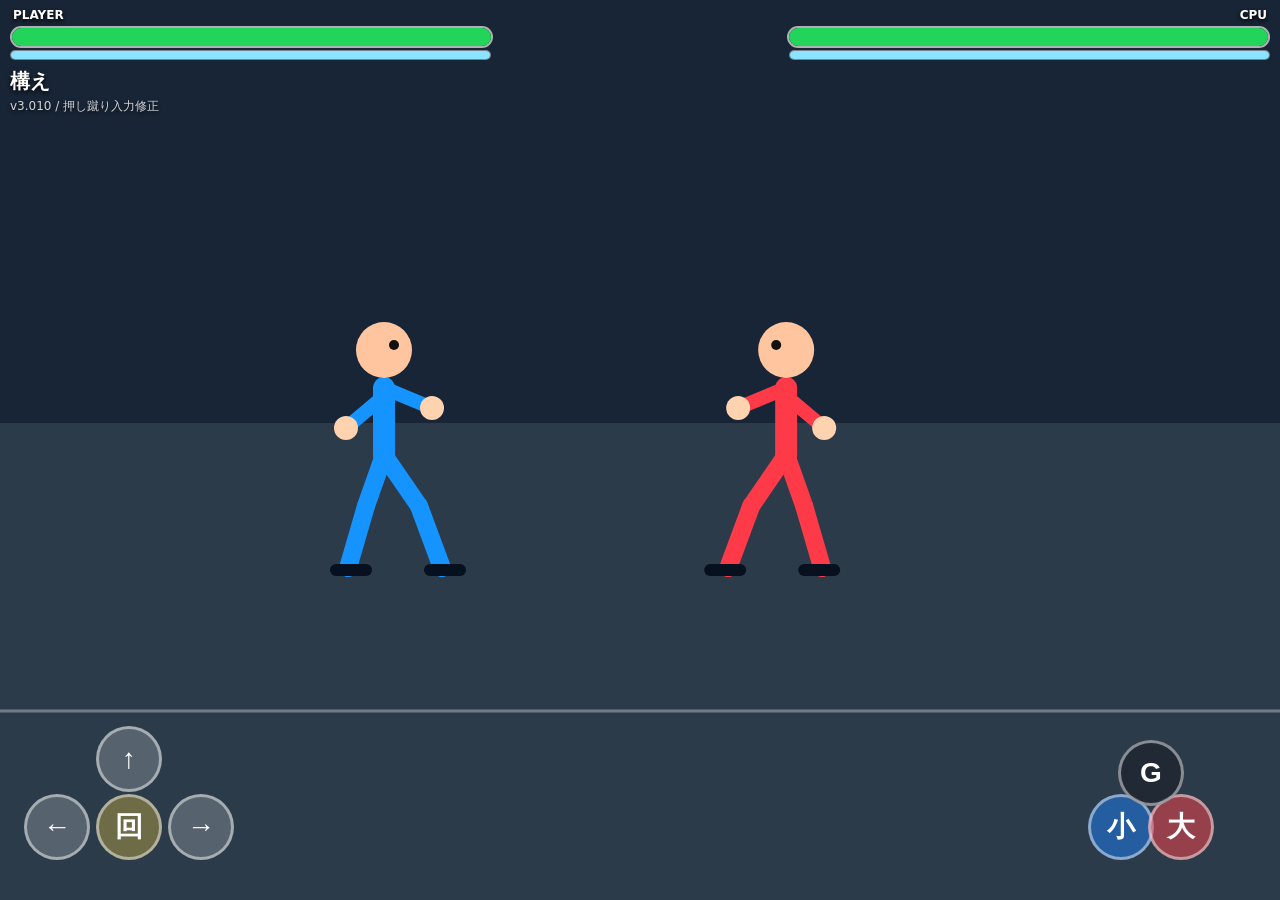
<file: index.html>
<!doctype html>
<html lang="ja">
<head>
<meta charset="utf-8">
<meta name="viewport" content="width=device-width,initial-scale=1,maximum-scale=1,user-scalable=no">
<title>Taekwondo v3.010</title>
<style>
html,body{margin:0;width:100%;height:100%;overflow:hidden;background:#172434;touch-action:none;font-family:system-ui,-apple-system,"Noto Sans JP",sans-serif}
canvas{display:block;width:100vw;height:100vh}
#bars{position:fixed;top:8px;left:10px;right:10px;height:56px;color:white;font-weight:900;text-shadow:0 2px 4px #000;z-index:5;pointer-events:none}
.label{position:absolute;top:0;font-size:12px}.pl{left:3px}.el{right:3px}
.wrap{position:absolute;top:18px;width:38%;height:18px;border:2px solid #ffffffaa;background:#0006;border-radius:12px;overflow:hidden}
.bwrap{position:absolute;top:42px;width:38%;height:8px;border:1px solid #ffffff77;background:#0006;border-radius:8px;overflow:hidden}
.leftbar{left:0}.rightbar{right:0}.hp{height:100%;background:#23d45a;width:100%}.bal{height:100%;background:#8be4ff;width:100%}
#hud{position:fixed;top:68px;left:10px;color:white;text-shadow:0 2px 4px #000;z-index:6;pointer-events:none}
#move{font-size:20px;font-weight:900}#state{font-size:16px;font-weight:900;margin-top:3px}#debug{font-size:12px;opacity:.8;margin-top:3px}
#controls{position:fixed;left:0;right:0;bottom:max(12px,env(safe-area-inset-bottom));height:172px;z-index:10;pointer-events:none}
button{position:absolute;width:66px;height:66px;border-radius:50%;border:3px solid #ffffff78;background:#ffffff33;color:white;font-size:28px;font-weight:900;pointer-events:auto;user-select:none;-webkit-tap-highlight-color:transparent}
button.down,button:active{transform:scale(.94);background:#ffffff5c}.up{left:96px;bottom:96px}.lbtn{left:24px;bottom:28px}.rot{left:96px;bottom:28px;background:#bea84673}.rbtn{left:168px;bottom:28px}.small{right:126px;bottom:28px;background:#1e87ff7a}.big{right:66px;bottom:28px;background:#ff465080}.guard{right:96px;bottom:82px;background:#1e232db8}
@media(max-height:640px){#controls{height:148px}button{width:58px;height:58px;font-size:24px}.up{left:92px;bottom:82px}.lbtn{left:26px;bottom:22px}.rot{left:92px;bottom:22px}.rbtn{left:158px;bottom:22px}.small{right:118px;bottom:22px}.big{right:64px;bottom:22px}.guard{right:91px;bottom:72px}}
</style>
</head>
<body>
<canvas id="game"></canvas>
<div id="bars">
  <div class="label pl">PLAYER</div><div class="label el">CPU</div>
  <div class="wrap leftbar"><div id="pHp" class="hp"></div></div><div class="wrap rightbar"><div id="cHp" class="hp"></div></div>
  <div class="bwrap leftbar"><div id="pBal" class="bal"></div></div><div class="bwrap rightbar"><div id="cBal" class="bal"></div></div>
</div>
<div id="hud"><div id="move">構え</div><div id="state"></div><div id="debug">v3.010 / 押し蹴り入力修正</div></div>
<div id="controls">
<button class="up" data-b="up">↑</button><button class="lbtn" data-b="left">←</button><button class="rot" data-b="rotate">回</button><button class="rbtn" data-b="right">→</button>
<button class="small" data-b="small">小</button><button class="big" data-b="big">大</button><button class="guard" data-b="guard">G</button>
</div>
<script>
(()=> {
const cvs=document.getElementById("game"),ctx=cvs.getContext("2d");
let W=0,H=0,D=1;function resize(){W=innerWidth;H=innerHeight;D=devicePixelRatio||1;cvs.width=W*D;cvs.height=H*D;ctx.setTransform(D,0,0,D,0,0)}addEventListener("resize",resize);resize();

const Moves={
 idle:{n:"構え",d:.1},
 ap:{n:"アプチャギ",d:.34,damage:5,bal:8,kb:18,range:105,h:-10,win:[.45,.62]},
 dol:{n:"トルリョチャギ",d:.42,damage:8,bal:10,kb:30,range:125,h:-35,win:[.50,.68]},
 putcho:{n:"プッチョ",d:.25,damage:4,bal:6,kb:14,range:112,h:-35,win:[.34,.54]},
 milgi:{n:"押し蹴り",d:.50,damage:3,bal:16,kb:96,range:152,h:-18,win:[.56,.82],push:true},
 rot:{n:"回転フェイント",d:.47},
 dwit:{n:"ティッチャギ",d:.41,damage:12,bal:18,kb:46,range:160,h:-62,win:[.56,.76],heavy:true},
 huri:{n:"ティフリギ",d:.47,damage:14,bal:22,kb:54,range:145,h:-95,win:[.54,.78],heavy:true},
 turn:{n:"ターンチャギ",d:.70,damage:20,bal:30,kb:70,range:140,h:-48,win:[.58,.82],heavy:true},
 na:{n:"ネリョチャギ",d:.50,damage:10,bal:12,kb:24,range:112,h:-35,win:[.52,.74]},
 jumpDwit:{n:"跳びティッチャギ",d:.56,damage:15,bal:22,kb:62,range:162,h:-62,win:[.48,.74],heavy:true},
 retDol:{n:"下がりトルリョチャギ",d:.47,damage:7,bal:9,kb:28,range:125,h:-35,win:[.38,.58]},
 retDwit:{n:"下がりティッチャギ",d:.54,damage:12,bal:18,kb:48,range:160,h:-62,win:[.36,.60],heavy:true}
};

const input={down:new Set(),events:[],tap:{}};function isDown(b){return input.down.has(b)}
function press(b){const now=performance.now(); if(input.down.has(b))return; input.down.add(b); input.events.push({t:"press",b,now}); if(b==="left"||b==="right"){if(now-(input.tap[b]||0)<260)input.events.push({t:"double",b,now}); input.tap[b]=now}}
function release(b){input.down.delete(b)}
document.querySelectorAll("[data-b]").forEach(el=>{const b=el.dataset.b;el.addEventListener("pointerdown",e=>{e.preventDefault();el.classList.add("down");press(b)},{passive:false});const up=e=>{e.preventDefault();el.classList.remove("down");release(b)};el.addEventListener("pointerup",up,{passive:false});el.addEventListener("pointercancel",up,{passive:false});el.addEventListener("pointerleave",up,{passive:false})});
const key={ArrowUp:"up",ArrowLeft:"left",ArrowRight:"right",ArrowDown:"rotate",z:"small",x:"big",c:"guard",Z:"small",X:"big",C:"guard"};
addEventListener("keydown",e=>{if(e.key==="r"||e.key==="R"){input.events.push({t:"reset"});return}const b=key[e.key];if(b){e.preventDefault();press(b)}});addEventListener("keyup",e=>{const b=key[e.key];if(b){e.preventDefault();release(b)}});

class Fighter{
 constructor(x,f,c,isPlayer){this.baseX=x;this.f=f;this.c=c;this.isPlayer=isPlayer;this.reset(false)}
 reset(keepScore=true){this.x=this.baseX;this.y=H*.5;this.hp=100;this.bal=100;this.id="idle";this.time=0;this.guard=false;this.stun=0;this.ko=false;this.flash=0;this.lastHit="";this.cd=.5;this.counter=.0;this.spinReady=0;this.spinBonus=0;this.spinText=0;this.rotBuf=0;this.turnReady=0;this.turnDir=.45;this.pushReady=0;this.step=0;this.stepDir=0}
 move(){return Moves[this.id]} progress(){return Math.min(1,this.time/(this.move().d||.1))}
 start(id){this.id=id;this.time=0;this.lastHit="";if(this.isPlayer)document.getElementById("move").textContent=this.move().n}
}
let P=new Fighter(W*.3,1,"#1594ff",true), C=new Fighter(W*.7,-1,"#ff3a48",false);
let hitStop=0,koText=0,restart=0,pWins=0,cWins=0;

function fullReset(){P=new Fighter(W*.3,1,"#1594ff",true);C=new Fighter(W*.7,-1,"#ff3a48",false);hitStop=koText=restart=0;pWins=cWins=0;document.getElementById("move").textContent="構え"}
function nextRound(){P.reset();C.reset();hitStop=koText=restart=0;document.getElementById("move").textContent="構え"}

function handleInput(dt){
 P.guard=isDown("guard")&&P.id==="idle"&&P.stun<=0;
 for(const k of ["spinReady","spinText","rotBuf","turnReady","pushReady","step","counter"])P[k]=Math.max(0,P[k]-dt);
 const evs=input.events.splice(0);
 for(const ev of evs){
  if(ev.t==="reset"){fullReset();continue}
  if(ev.t==="double"&&ev.b==="right"){
   if(isDown("guard") && P.id==="idle" && P.stun<=0 && !P.ko){
     P.step=.32;P.stepDir=1;P.x+=58;
     P.start("milgi");
   }else{
     P.step=.32;P.stepDir=1;P.x+=40;
   }
   continue
  }
  if(ev.t==="double"&&ev.b==="left"){P.step=.32;P.stepDir=-1;P.x-=40;continue}
  if(ev.t!=="press"||P.stun>0||P.ko)continue;
  const fw=isDown("right"),bk=isDown("left"),up=isDown("up");

  // 押し蹴り：ガードを押しながら前。キックボタンは不要。
  if(ev.b==="right" && isDown("guard") && P.id==="idle"){
    P.pushReady=0;
    P.start("milgi");
    continue;
  }

  if(ev.b==="big"&&P.turnReady>0){P.turnDir=bk?0:(fw?1:.45);P.spinBonus=P.spinReady>0?1:0;if(P.spinBonus)P.spinText=.55;P.start("turn");continue}
  if((P.id==="rot"||P.spinReady>0)&&ev.b==="small"){P.spinBonus=P.spinReady>0?1:0;if(P.spinBonus)P.spinText=.55;P.start("dwit");continue}
  if((P.id==="rot"||P.spinReady>0)&&ev.b==="big"){P.spinBonus=P.spinReady>0?1:0;if(P.spinBonus)P.spinText=.55;P.start("huri");continue}
  if(ev.b==="rotate"){if(P.rotBuf>0||P.id==="rot"){P.turnReady=.95;P.spinReady=.25;P.spinText=.45}P.rotBuf=.58;P.start("rot");continue}
  if(ev.b==="small"&&up){P.start("na");continue}
  if(ev.b==="big"&&up){P.start("jumpDwit");continue}
  if(ev.b==="small"&&(fw||(P.step>0&&P.stepDir===1))){P.start("putcho");continue}
  if(ev.b==="small"&&bk){P.start("retDol");continue}
  if(ev.b==="big"&&bk){P.start("retDwit");continue}
  if(ev.b==="small"){P.start("ap");continue}
  if(ev.b==="big"){P.start("dol");continue}
 }
}
function updatePlayer(dt){
 if(P.stun>0){P.stun=Math.max(0,P.stun-dt);return}
 if(P.id==="idle"){if(isDown("left"))P.x-=160*dt;if(isDown("right"))P.x+=160*dt}
 else{if(["rot","dwit","huri"].includes(P.id)){if(isDown("right"))P.x+=90*dt;if(isDown("left"))P.x-=90*dt}if(P.id==="turn")P.x+=135*dt*P.turnDir;
  if(P.id==="retDol")P.x-=220*dt;
  if(P.id==="milgi")P.x+=145*dt;P.time+=dt;if(P.id==="rot"){const p=P.progress();if(p>.76&&p<.96)P.spinReady=isDown("right")?.22:.16}tryHit(P,C);if(P.time>P.move().d)P.start("idle")}
 P.x=Math.max(60,Math.min(W-60,P.x));
}
function cpu(dt){
 if(C.ko)return;
 if(C.stun>0){C.stun=Math.max(0,C.stun-dt);C.guard=false;return}
 if(C.id!=="idle"){if(C.id==="milgi")C.x-=145*dt;if(C.id==="retDol")C.x+=220*dt;C.time+=dt;tryHit(C,P);if(C.time>C.move().d){C.start("idle");C.cd=.35+Math.random()*.45}return}
 C.cd=Math.max(0,C.cd-dt);const dist=C.x-P.x;C.guard=false;if(P.id!=="idle"&&P.progress()<.58&&Math.random()<.028)C.guard=true;
 if(dist>270)C.x-=105*dt;else if(dist<145)C.x+=115*dt;else if(C.cd<=0){const r=Math.random();C.start(dist<175&&r<.30?"putcho":dist<230&&r<.62?"milgi":r<.80?"ap":r<.94?"dol":"na")}
 C.x=Math.max(W*.18,Math.min(W-70,C.x));
}
function guarding(u){return u.guard&&u.id==="idle"&&u.stun<=0}
function damage(a,t,m){
 let d=m.damage||0;const spin=a.isPlayer&&a.spinBonus>0;if(spin)d=Math.ceil(d*(m.heavy?1.25:1.15));
 if(guarding(t)){d=Math.ceil(d*.25);a.bal=Math.max(0,a.bal-(m.heavy?24:8));if(m.heavy){a.stun=spin?.62:.42;t.counter=.8}}
 else t.bal=Math.max(0,t.bal-(m.bal||8)-(spin?10:0));
 const kb=(m.kb||20)+(spin?18:0); if(t.f<0)t.x+=kb;else t.x-=kb;
 t.hp=Math.max(0,t.hp-d);t.flash=.18;hitStop=spin?.065:(m.heavy?.045:.025);
 if(t.bal<=0){t.stun=1;t.bal=45}
 if(t.hp<=0&&!t.ko){t.ko=true;koText=1.5;restart=2.2;t.isPlayer?cWins++:pWins++}
}
function tryHit(a,t){
 const m=a.move();if(!m.damage)return;const p=a.progress();if(!m.win||p<m.win[0]||p>m.win[1])return;if(a.lastHit===a.id)return;
 const hx=a.x+a.f*m.range,hy=a.y+m.h,tx=t.x-t.f*28,ty=t.y-70;
 if(Math.abs(hx-tx)<68&&Math.abs(hy-ty)<78){damage(a,t,m);a.lastHit=a.id;if(a.isPlayer)a.spinBonus=0}
}
function line(x1,y1,x2,y2,w,c,a=1){ctx.save();ctx.globalAlpha=a;ctx.strokeStyle=c;ctx.lineWidth=w;ctx.lineCap="round";ctx.beginPath();ctx.moveTo(x1,y1);ctx.lineTo(x2,y2);ctx.stroke();ctx.restore()}
function ell(x,y,rx,ry,rot,s,e,w=12,a=.4){ctx.save();ctx.globalAlpha=a;ctx.strokeStyle="white";ctx.lineWidth=w;ctx.lineCap="round";ctx.beginPath();ctx.ellipse(x,y,rx,ry,rot,s,e);ctx.stroke();ctx.restore()}
function trail(u,x,y){const f=u.f,id=u.id;if(["rot","dwit","huri","turn","jumpDwit","retDwit"].includes(id)){ell(x,y-38,58,18,-.25,Math.PI*1.05,Math.PI*1.86,10,.32);ell(x,y+10,54,16,-.22,Math.PI*.1,Math.PI*.86,10,.26)}if(id==="huri")ell(x+f*145,y-72,95,44,-.22,f>0?Math.PI*1.08:-.08,f>0?Math.PI*1.88:Math.PI*.92,12,.48);if(id==="turn")ell(x+f*118,y-48,88,38,-.18,f>0?Math.PI*1.05:.02,f>0?Math.PI*1.78:Math.PI*.95,12,.44);if(id==="dwit"||id==="retDwit"||id==="jumpDwit")line(x+f*20,y-35,x+f*170,y-65,12,"white",.4);if(id==="milgi"){line(x+f*132,y-52,x+f*132,y+12,10,"white",.32);line(x+f*96,y-36,x+f*132,y-36,6,"white",.22);line(x+f*96,y-6,x+f*132,y-6,6,"white",.18)}if(id==="putcho")ell(x+f*44,y-12,46,30,0,f>0?-.55:Math.PI+.55,f>0?.15:Math.PI-.15,9,.35);if(id==="retDol")ell(x+f*70,y-28,70,30,-.12,f>0?Math.PI*1.05:-.05,f>0?Math.PI*1.55:Math.PI*.95,9,.34);if(id==="na")ell(x+f*2,y+4,148,148,0,f>0?-1.65:Math.PI+1.65,f>0?.80:Math.PI-.80,11,.35)}
function fighter(u){
 let p=u.progress(),x=u.x,y=u.y,f=u.f,id=u.id,c=u.flash>0?"#fff":(u.guard?"#9fd8ff":u.c);
 if(id==="rot")y-=12*Math.abs(Math.sin(Math.PI*p*2));
 if(id==="jumpDwit")y-=32*Math.sin(Math.PI*p);
 if(id==="retDwit")y-=10*Math.sin(Math.PI*p);
 const g=y+118;let head={x,y:y-100},top={x,y:y-62},hip={x,y:y+5},fh={x:x+f*48,y:y-42},rh={x:x-f*38,y:y-22},fa={x:x-f*36,y:g},fb={x:x+f*58,y:g},ka={x:x-f*18,y:y+56},kb={x:x+f*35,y:y+56};
 if(id==="milgi"){
   // ミルギチャギ：膝を高く胸に引き付けてから、足裏で前に押す
   top.x-=f*10; hip.x-=f*14; fh={x:x+f*30,y:y-42}; rh={x:x-f*28,y:y-22};
   if(p<.38){
     // ため：膝を高く体に引き付ける
     kb={x:x+f*36,y:y-58};
     fb={x:x+f*48,y:y-18};
     ka={x:x-f*18,y:y+56};
     fa={x:x-f*36,y:g};
   }else if(p<.72){
     // 押し出し：足裏を相手に向けて伸ばす
     kb={x:x+f*78,y:y-24};
     fb={x:x+f*154,y:y-22};
     ka={x:x-f*18,y:y+56};
     fa={x:x-f*34,y:g};
   }else{
     // 戻し
     kb={x:x+f*56,y:y-22};
     fb={x:x+f*82,y:y-8};
     ka={x:x-f*18,y:y+56};
     fa={x:x-f*36,y:g};
   }
 }
 else if(id==="putcho"){kb={x:x+f*55,y:y-14};fb={x:x+f*118,y:y-38}}
 else if(id==="dwit"){
   if(p<.30){
     // 一瞬だけ回転して背中を見せる
     head.x=x-f*10;top.x=x-f*6;hip.x=x-f*4;
     fa={x:x+f*20,y:g};fb={x:x-f*38,y:g};ka={x:x+f*16,y:y+56};kb={x:x-f*26,y:y+56};
   }else{
     // 絵の下のように、上体を倒して後ろへ突き刺す
     head.x=x-f*28;top.x=x-f*20;hip.x=x-f*10;
     kb={x:x+f*70,y:y-30};fb={x:x+f*162,y:y-56};
     fa={x:x-f*8,y:g};ka={x:x-f*6,y:y+56};
     fh={x:x-f*26,y:y-38};rh={x:x-f*18,y:y-18};
   }
 }
 else if(id==="retDwit"){
   if(p<.30){
     head.x=x-f*10;top.x=x-f*6;hip.x=x-f*4;
     fa={x:x+f*18,y:g-4};fb={x:x-f*40,y:g-4};ka={x:x+f*14,y:y+54};kb={x:x-f*26,y:y+54};
   }else{
     head.x=x-f*28;top.x=x-f*20;hip.x=x-f*10;
     kb={x:x+f*70,y:y-30};fb={x:x+f*162,y:y-56};
     fa={x:x-f*10,y:g-8};ka={x:x-f*8,y:y+52};
     fh={x:x-f*26,y:y-38};rh={x:x-f*18,y:y-18};
   }
 }
 else if(id==="jumpDwit"){
   if(p<.35){
     // 跳び上がりながら回転
     head.x=x-f*16;top.x=x-f*8;hip.x=x-f*4;
     fa={x:x+f*20,y:g-20};fb={x:x-f*34,y:g-20};ka={x:x+f*16,y:y+48};kb={x:x-f*22,y:y+48};
   }else{
     // 空中ティッチャギ。顔は背中側へ向ける
     head.x=x-f*34;top.x=x-f*24;hip.x=x-f*12;
     kb={x:x+f*76,y:y-34};fb={x:x+f*166,y:y-58};
     fa={x:x-f*14,y:g-20};ka={x:x-f*10,y:y+44};
     fh={x:x-f*28,y:y-40};rh={x:x-f*20,y:y-20};
   }
 }
 else if(id==="huri"){head.x=x-f*22;top.x=x-f*10;hip.x=x-f*6;kb={x:x+f*96,y:y-72};fb={x:x+f*130,y:y-110};fa={x:x-f*8,y:g}}
 else if(id==="turn"){head.x=x-f*18;top.x=x-f*10;hip.x=x-f*8;kb={x:x+f*82,y:y-35};fb={x:x+f*138,y:y-48};fa={x:x-f*8,y:g}}
 else if(id==="na"){
 const a=-1.65 + p*2.45;
 const hipBase={x:x+f*2,y:y+4};
 const len=148;
 // 膝を曲げず、腰から足先まで一直線に近いまま半円で降ろす
 kb={x:hipBase.x+f*Math.cos(a)*72,y:hipBase.y+Math.sin(a)*72};
 fb={x:hipBase.x+f*Math.cos(a)*len,y:hipBase.y+Math.sin(a)*len};
}
 else if(id==="dol"){kb={x:x+f*60,y:y-10};fb={x:x+f*135,y:y-35}}
 else if(id==="retDol"){hip.x-=f*24;top.x-=f*14;head.x-=f*10;ka={x:x-f*18,y:y+56};fa={x:x-f*50,y:g};kb={x:x+f*64,y:y-12};fb={x:x+f*138,y:y-36}}
 else if(id==="ap"){kb={x:x+f*58,y:y-5};fb={x:x+f*125,y:y-10}}
 else if(id==="rot"){if(p<.25||p>=.50&&p<.75){fa={x:x-f*6,y:g-24};fb={x:x+f*8,y:g-24};ka={x:x-f*5,y:y+58};kb={x:x+f*6,y:y+58}}else if(p<.5){fa={x:x+f*24,y:g};fb={x:x-f*40,y:g};ka={x:x+f*18,y:y+56};kb={x:x-f*26,y:y+56};head.x=x-f*8;fh={x:x-f*28,y:y-35};rh={x:x+f*20,y:y-30}}}
 trail(u,x,y);
 if(u.spinBonus&&(id==="dwit"||id==="huri"||id==="turn")){ctx.save();ctx.globalAlpha=.42;ctx.strokeStyle="white";ctx.lineWidth=5;ctx.beginPath();ctx.arc(x+f*80,y-55,42,0,7);ctx.stroke();ctx.restore()}
 if(u.guard){ctx.save();ctx.strokeStyle="#9fd8ff";ctx.globalAlpha=.55;ctx.lineWidth=5;ctx.beginPath();ctx.arc(x+f*42,y-45,42,f>0?2.1:-1.1,f>0?4.2:1.1);ctx.stroke();ctx.restore()}
 line(top.x,top.y,hip.x,hip.y,22,c);line(top.x,top.y,fh.x,fh.y,14,c);line(top.x,top.y+8,rh.x,rh.y,14,c);line(hip.x,hip.y,ka.x,ka.y,18,c);line(ka.x,ka.y,fa.x,fa.y,18,c);line(hip.x,hip.y,kb.x,kb.y,18,c);line(kb.x,kb.y,fb.x,fb.y,18,c);
 line(fa.x-f*12,fa.y+2,fa.x+f*18,fa.y+2,12,"#07101f");if(id==="milgi"&&p>=.38&&p<.76)line(fb.x+f*4,fb.y-30,fb.x+f*4,fb.y+30,18,"#07101f");else line(fb.x-f*12,fb.y+2,fb.x+f*18,fb.y+2,12,"#07101f");
 ctx.fillStyle="#ffd2b0";
ctx.beginPath();ctx.arc(fh.x,fh.y,12,0,7);ctx.fill();
ctx.beginPath();ctx.arc(rh.x,rh.y,12,0,7);ctx.fill();
ctx.fillStyle="#ffc59f";ctx.beginPath();ctx.arc(head.x,head.y,28,0,7);ctx.fill();
ctx.fillStyle="#111";
const backKickFace=(id==="dwit"||id==="retDwit"||id==="jumpDwit");
const eyeX=head.x+(backKickFace?-f*12:f*10);
const eyeY=head.y-5;
ctx.beginPath();ctx.arc(eyeX,eyeY,5,0,7);ctx.fill();
if(u.flash>0){line(x+f*24,y-90,x+f*60,y-60,4,"white",.9);line(x+f*60,y-90,x+f*24,y-60,4,"white",.9)}
}
function draw(){ctx.fillStyle="#182536";ctx.fillRect(0,0,W,H);ctx.fillStyle="#2c3b49";ctx.fillRect(0,H*.47,W,H*.53);line(0,H*.79,W,H*.79,3,"#ffffff55");fighter(C);fighter(P);if(koText>0||P.ko||C.ko){ctx.save();ctx.textAlign="center";ctx.fillStyle="white";ctx.font="900 54px system-ui";ctx.fillText(P.ko?"YOU LOSE":"K.O.",W/2,H*.34);ctx.font="900 18px system-ui";ctx.fillText("NEXT ROUND...",W/2,H*.34+36);ctx.fillText("PLAYER "+pWins+" - "+cWins+" CPU",W/2,H*.34+62);ctx.restore()}}
function hud(){pHp.style.width=P.hp+"%";cHp.style.width=C.hp+"%";pBal.style.width=P.bal+"%";cBal.style.width=C.bal+"%";state.textContent=P.turnReady>0?"TURN READY":P.spinText>0?"SPIN BONUS!":P.spinReady>0&&P.id==="rot"?"SPIN READY":""}
function roundUpdate(dt){if(P.ko||C.ko){koText=Math.max(0,koText-dt);restart=Math.max(0,restart-dt);if(restart<=0)nextRound();return true}return false}
let last=performance.now();function loop(now){const dt=Math.min(.033,(now-last)/1000);last=now;P.y=C.y=H*.5;if(hitStop>0){hitStop=Math.max(0,hitStop-dt);hud();draw();requestAnimationFrame(loop);return}if(!roundUpdate(dt)){handleInput(dt);updatePlayer(dt);cpu(dt);tryHit(C,P);P.flash=Math.max(0,P.flash-dt);C.flash=Math.max(0,C.flash-dt)}hud();draw();requestAnimationFrame(loop)}fullReset();requestAnimationFrame(loop);
})();
</script>
</body>
</html>
</file>
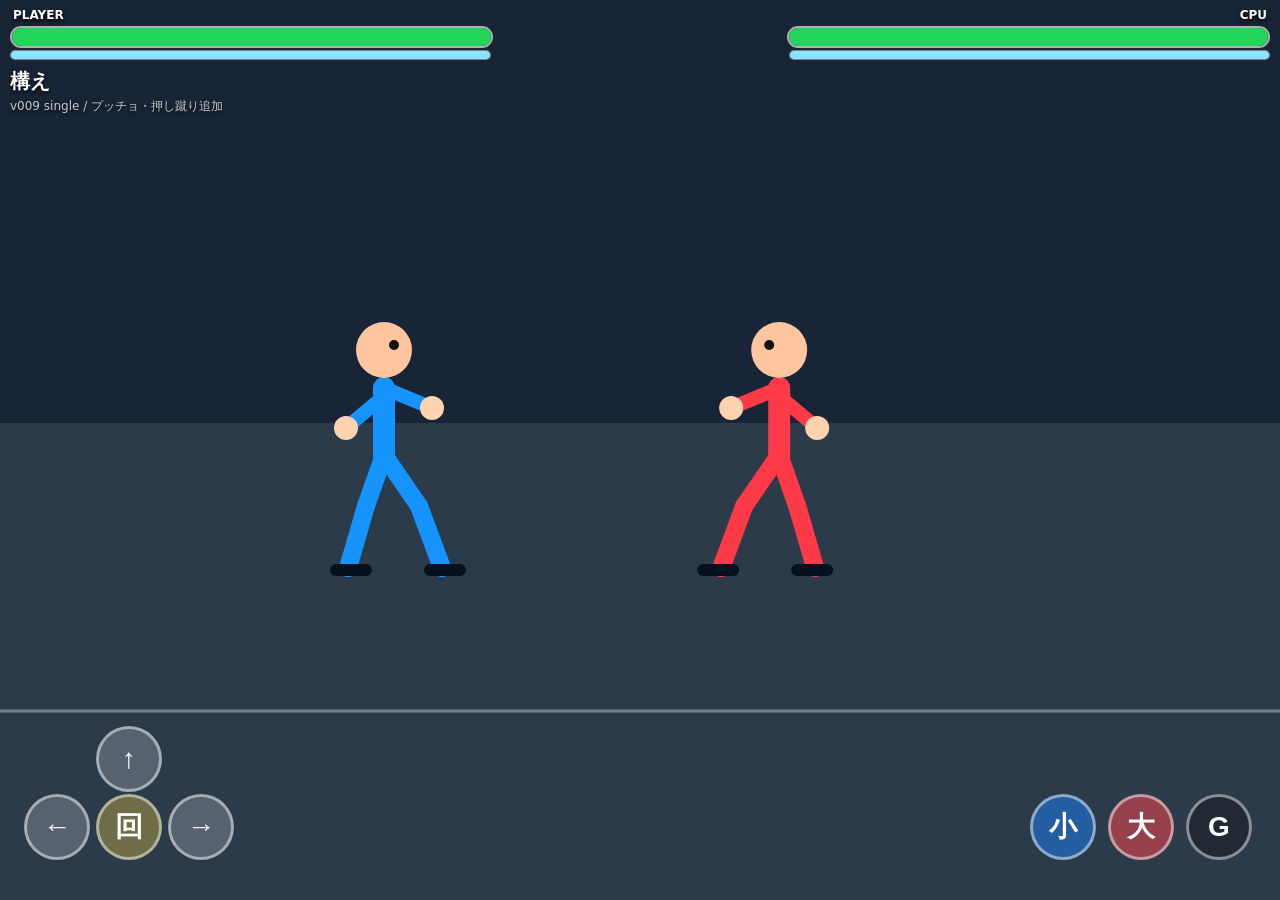
<file: index (1).html>
<!doctype html>
<html lang="ja">
<head>
  <meta charset="utf-8">
  <meta name="viewport" content="width=device-width,initial-scale=1,maximum-scale=1,user-scalable=no">
  <title>Taekwondo v009 Single</title>
  <style>
html,body{
  margin:0;width:100%;height:100%;overflow:hidden;background:#172434;
  touch-action:none;font-family:system-ui,-apple-system,"Noto Sans JP",sans-serif;
}
#game{display:block;width:100vw;height:100vh}
#bars{position:fixed;top:8px;left:10px;right:10px;height:56px;z-index:5;color:#fff;font-weight:900;text-shadow:0 2px 4px #000;pointer-events:none}
.barWrap{position:absolute;top:18px;width:38%;height:18px;border:2px solid rgba(255,255,255,.65);background:rgba(0,0,0,.25);border-radius:12px;overflow:hidden}
.hp{height:100%;width:100%;background:#23d45a}
.balWrap{position:absolute;top:42px;width:38%;height:8px;border:1px solid rgba(255,255,255,.45);background:rgba(0,0,0,.25);border-radius:8px;overflow:hidden}
.bal{height:100%;width:100%;background:#8be4ff}
#pHpWrap,#pBalWrap{left:0}#eHpWrap,#eBalWrap{right:0}
#pLabel{position:absolute;left:3px;top:0;font-size:12px}#eLabel{position:absolute;right:3px;top:0;font-size:12px}
#hud{position:fixed;top:68px;left:10px;color:white;text-shadow:0 2px 4px #000;z-index:4;pointer-events:none}
#moveName{font-size:20px;font-weight:900}
#spinText{font-size:16px;font-weight:900;letter-spacing:.05em;margin-top:3px}
#debug{font-size:12px;opacity:.75;margin-top:3px}
#controls{position:fixed;left:0;right:0;bottom:max(12px,env(safe-area-inset-bottom));height:172px;z-index:10;pointer-events:none}
button{position:absolute;width:66px;height:66px;border-radius:50%;border:3px solid rgba(255,255,255,.48);background:rgba(255,255,255,.20);color:#fff;font-size:28px;font-weight:900;pointer-events:auto;user-select:none;-webkit-tap-highlight-color:transparent}
button.down,button:active{transform:scale(.94);background:rgba(255,255,255,.36)}
.up{left:96px;bottom:96px}.left{left:24px;bottom:28px}.rotate{left:96px;bottom:28px;background:rgba(190,170,70,.45)}.right{left:168px;bottom:28px}
.small{right:184px;bottom:28px;background:rgba(30,135,255,.48)}.big{right:106px;bottom:28px;background:rgba(255,70,80,.50)}.guard{right:28px;bottom:28px;background:rgba(30,35,45,.72)}
@media(max-height:640px){
  #controls{height:148px}button{width:58px;height:58px;font-size:24px}
  .up{left:92px;bottom:82px}.left{left:26px;bottom:22px}.rotate{left:92px;bottom:22px}.right{left:158px;bottom:22px}
  .small{right:164px;bottom:22px}.big{right:94px;bottom:22px}.guard{right:24px;bottom:22px}
}

</style>
</head>
<body>
  <canvas id="game"></canvas>

  <div id="bars">
    <div id="pLabel">PLAYER</div><div id="eLabel">CPU</div>
    <div id="pHpWrap" class="barWrap"><div id="pHp" class="hp"></div></div>
    <div id="eHpWrap" class="barWrap"><div id="eHp" class="hp"></div></div>
    <div id="pBalWrap" class="balWrap"><div id="pBal" class="bal"></div></div>
    <div id="eBalWrap" class="balWrap"><div id="eBal" class="bal"></div></div>
  </div>

  <div id="hud">
    <div id="moveName">構え</div>
    <div id="spinText"></div>
    <div id="debug">v009 single / プッチョ・押し蹴り追加</div>
  </div>

  <div id="controls">
    <button class="up" data-btn="up">↑</button>
    <button class="left" data-btn="left">←</button>
    <button class="rotate" data-btn="rotate">回</button>
    <button class="right" data-btn="right">→</button>
    <button class="small" data-btn="small">小</button>
    <button class="big" data-btn="big">大</button>
    <button class="guard" data-btn="guard">G</button>
  </div>
<script>

/* ===== moves.js ===== */
(function(){
  window.MOVES = {
    idle:{name:"構え",dur:1,frames:[{t:0,pose:"idle"}]},

    ap:{name:"アプチャギ",dur:340,damage:5,bal:8,kb:18,range:105,height:-10,hit:[.45,.62],frames:[
      {t:0,pose:"load"},{t:.28,pose:"knee"},{t:.52,pose:"front",trail:"short"},{t:1,pose:"idle"}
    ]},

    dol:{name:"トルリョチャギ",dur:420,damage:8,bal:10,kb:30,range:125,height:-35,hit:[.50,.68],frames:[
      {t:0,pose:"load"},{t:.30,pose:"knee"},{t:.58,pose:"round",trail:"round"},{t:1,pose:"idle"}
    ]},

    putcho:{name:"プッチョ",dur:250,damage:4,bal:6,kb:14,range:112,height:-35,hit:[.34,.54],frames:[
      {t:0,pose:"stepIn",x:10},{t:.30,pose:"putchoLoad",x:26},{t:.48,pose:"putcho",x:36,trail:"snap"},{t:1,pose:"idle",x:42}
    ]},

    milgi:{name:"押し蹴り",dur:390,damage:3,bal:14,kb:72,range:138,height:-18,hit:[.42,.70],push:true,frames:[
      {t:0,pose:"stepIn",x:12},{t:.25,pose:"pushLoad",x:28},{t:.55,pose:"pushKick",x:45,trail:"push"},{t:1,pose:"idle",x:50}
    ]},

    rot:{name:"回転フェイント",dur:470,frames:[
      {t:0,pose:"closed",y:-8,trail:"bodySpin1"},
      {t:.38,pose:"back",trail:"bodySpin2"},
      {t:.64,pose:"closed",y:-8,trail:"bodySpin3"},
      {t:1,pose:"idle"}
    ]},

    dwit:{name:"ティッチャギ",dur:410,damage:12,bal:18,kb:46,range:160,height:-62,hit:[.56,.76],heavy:true,frames:[
      {t:0,pose:"closed",y:-8,trail:"bodySpin1"},
      {t:.22,pose:"back",y:-3,trail:"bodySpin2"},
      {t:.40,pose:"backLoad",y:-6,trail:"bodySpin3"},
      {t:.64,pose:"backKick",y:-8,trail:"straight"},
      {t:1,pose:"idle"}
    ]},

    huri:{name:"ティフリギ",dur:470,damage:14,bal:22,kb:54,range:145,height:-95,hit:[.54,.78],heavy:true,frames:[
      {t:0,pose:"closed",y:-8,trail:"bodySpin1"},
      {t:.20,pose:"back",y:-4,trail:"bodySpin2"},
      {t:.38,pose:"backKick",y:-8,trail:"straight"},
      {t:.62,pose:"hook",y:-5,trail:"ellipse"},
      {t:1,pose:"idle"}
    ]},

    na:{name:"ネリョチャギ",dur:470,damage:10,bal:12,kb:24,range:112,height:-35,hit:[.52,.72],frames:[
      {t:0,pose:"load"},{t:.30,pose:"axeUp",trail:"axe"},{t:.62,pose:"axeDown",trail:"axe"},{t:1,pose:"idle"}
    ]},

    jumpHuri:{name:"跳びティフリギ",dur:580,damage:17,bal:26,kb:70,range:150,height:-88,hit:[.42,.68],heavy:true,frames:[
      {t:0,pose:"jumpLoad",trail:"bodySpin1"},
      {t:.25,pose:"jumpBack",y:-26,trail:"straight"},
      {t:.50,pose:"jumpHook",y:-20,trail:"ellipse"},
      {t:.75,pose:"land"},{t:1,pose:"idle"}
    ]},

    retDol:{name:"下がりトルリョチャギ",dur:470,damage:7,bal:9,kb:28,range:125,height:-35,hit:[.38,.58],frames:[
      {t:0,pose:"retreat",x:-20},{t:.45,pose:"round",x:-45,trail:"round"},{t:1,pose:"idle",x:-55}
    ]},

    retDwit:{name:"下がり跳びティッチャギ",dur:540,damage:12,bal:18,kb:48,range:160,height:-62,hit:[.36,.60],heavy:true,frames:[
      {t:0,pose:"jumpLoad",x:-10,trail:"bodySpin1"},
      {t:.42,pose:"jumpBack",x:-55,y:-24,trail:"straight"},
      {t:1,pose:"idle",x:-65}
    ]}
  };
})();


/* ===== input.js ===== */
(function(){
  function Input(){
    this.down = new Set();
    this.events = [];
    this.lastTap = {};
    this.doubleTapMs = 260;
    this.setupButtons();
    this.setupKeys();
  }
  Input.prototype.press = function(name){
    const now = performance.now();
    if(this.down.has(name)) return;
    this.down.add(name);
    this.events.push({type:"press",name,time:now});
    if(name==="left" || name==="right"){
      if(now-(this.lastTap[name]||0)<this.doubleTapMs){
        this.events.push({type:"double",name,time:now});
      }
      this.lastTap[name]=now;
    }
  };
  Input.prototype.release = function(name){
    this.down.delete(name);
    this.events.push({type:"release",name,time:performance.now()});
  };
  Input.prototype.isDown = function(name){ return this.down.has(name); };
  Input.prototype.consume = function(){ const e=this.events; this.events=[]; return e; };
  Input.prototype.setupButtons = function(){
    document.querySelectorAll("[data-btn]").forEach(el=>{
      const name=el.dataset.btn;
      el.addEventListener("pointerdown",e=>{e.preventDefault();el.classList.add("down");this.press(name);},{passive:false});
      const up=e=>{e.preventDefault();el.classList.remove("down");this.release(name);};
      el.addEventListener("pointerup",up,{passive:false});
      el.addEventListener("pointercancel",up,{passive:false});
      el.addEventListener("pointerleave",up,{passive:false});
    });
  };
  Input.prototype.setupKeys = function(){
    const map={ArrowUp:"up",ArrowLeft:"left",ArrowRight:"right",ArrowDown:"rotate",z:"small",x:"big",c:"guard",Z:"small",X:"big",C:"guard"};
    addEventListener("keydown",e=>{
      if(e.key==="r"||e.key==="R"){ this.events.push({type:"reset",name:"reset",time:performance.now()}); return; }
      const b=map[e.key]; if(!b) return; e.preventDefault(); this.press(b);
    });
    addEventListener("keyup",e=>{const b=map[e.key]; if(!b) return; e.preventDefault(); this.release(b);});
  };
  window.Input = Input;
})();


/* ===== entities.js ===== */
(function(){
  function Fighter(x,y,facing,color,isPlayer){
    this.x=x; this.y=y; this.f=facing; this.color=color; this.isPlayer=!!isPlayer;
    this.hp=100; this.bal=100; this.id="idle"; this.move=MOVES.idle; this.time=0;
    this.guard=false; this.armed=false; this.stun=0; this.hitFlash=0; this.ko=false;
    this.lastHitMove=null; this.attackCooldown=0; this.counterBoost=0; this.counterText=0;
    this.spinReady=0; this.spinBonus=0; this.spinText=0; this.stepTimer=0; this.stepDir=0;
  }
  Fighter.prototype.start = function(id){
    this.id=id; this.move=MOVES[id]||MOVES.idle; this.time=0; this.lastHitMove=null;
    this.armed=(id==="rot");
  };
  Fighter.prototype.progress = function(){
    return this.move.dur ? Math.min(1,this.time/this.move.dur) : 0;
  };
  Fighter.prototype.frame = function(){
    const p=this.progress(); let f=this.move.frames[0];
    for(const k of this.move.frames){ if(p>=k.t) f=k; }
    return f;
  };
  Fighter.prototype.resetRound = function(x){
    this.x=x; this.hp=100; this.bal=100; this.id="idle"; this.move=MOVES.idle; this.time=0;
    this.guard=false; this.armed=false; this.stun=0; this.hitFlash=0; this.ko=false;
    this.lastHitMove=null; this.attackCooldown=.4; this.counterBoost=0; this.counterText=0;
    this.spinReady=0; this.spinBonus=0; this.spinText=0; this.stepTimer=0; this.stepDir=0;
  };
  window.Fighter = Fighter;
})();


/* ===== effects.js ===== */
(function(){
  window.Effects = { hitStop:0, roundText:0, restartTimer:0, pWins:0, eWins:0, shake:0 };
})();


/* ===== collision.js ===== */
(function(){
  function isGuarding(target){ return target.guard && target.id==="idle" && target.stun<=0; }

  function applyDamage(attacker,target,move){
    let d=move.damage||0;
    const spinBoost = attacker.isPlayer && attacker.spinBonus>0;
    const counterBoost = attacker.isPlayer && attacker.counterBoost>0;
    if(spinBoost) d=Math.ceil(d*(move.heavy?1.25:1.15));
    if(counterBoost){ d=Math.ceil(d*1.5); attacker.counterBoost=0; }

    if(isGuarding(target)){
      d=Math.ceil(d*.25);
      target.bal=Math.min(100,target.bal+4);
      attacker.bal=Math.max(0,attacker.bal-(move.heavy?24:8));
      if(move.heavy){
        attacker.stun = spinBoost ? .62 : .42;
        target.counterBoost=1;
        target.counterText=.8;
      }
    }else{
      target.bal=Math.max(0,target.bal-(move.bal||8)-(spinBoost?10:0));
    }

    const kb=(move.kb||20)+(spinBoost?18:0);
    if(target.f<0) target.x += kb; else target.x -= kb;
    if(move.push && isGuarding(target)) target.x += attacker.f*32;

    target.hp=Math.max(0,target.hp-d);
    target.hitFlash=.18;
    Effects.hitStop = spinBoost ? .065 : (move.heavy ? .045 : .025);
    if(target.bal<=0){ target.stun=1.0; target.bal=45; }

    if(target.hp<=0 && !target.ko){
      target.ko=true;
      Effects.roundText=1.5;
      Effects.restartTimer=2.2;
      if(target.isPlayer) Effects.eWins++; else Effects.pWins++;
    }
  }

  function tryHit(attacker,target){
    const move=attacker.move;
    if(!move.damage || attacker.lastHitMove===attacker.id) return;
    const p=attacker.progress();
    if(!move.hit || p<move.hit[0] || p>move.hit[1]) return;

    const fr=attacker.frame();
    const ax=attacker.x+(fr.x||0)*attacker.f;
    const ay=attacker.y+(fr.y||0);
    const hitX=ax+attacker.f*move.range;
    const hitY=ay+move.height;
    const tx=target.x-target.f*28;
    const ty=target.y-70;

    if(Math.abs(hitX-tx)<68 && Math.abs(hitY-ty)<78){
      applyDamage(attacker,target,move);
      attacker.lastHitMove=attacker.id;
      if(attacker.isPlayer) attacker.spinBonus=0;
    }
  }

  window.Collision = { tryHit };
})();


/* ===== cpu.js ===== */
(function(){
  function updateCPU(cpu,player,dt,W){
    if(cpu.ko) return;
    if(cpu.stun>0){ cpu.stun=Math.max(0,cpu.stun-dt); cpu.guard=false; return; }

    if(cpu.id!=="idle"){
      cpu.time+=dt*1000;
      Collision.tryHit(cpu,player);
      if(cpu.time>cpu.move.dur){ cpu.start("idle"); cpu.attackCooldown=.35+Math.random()*.45; }
      return;
    }

    cpu.attackCooldown=Math.max(0,cpu.attackCooldown-dt);
    const dist=cpu.x-player.x;
    cpu.guard=false;

    if(player.id!=="idle" && player.progress()<.58 && Math.random()<.028) cpu.guard=true;

    if(dist>270) cpu.x-=105*dt;
    else if(dist<145) cpu.x+=115*dt;
    else if(cpu.attackCooldown<=0){
      const r=Math.random();
      if(dist<175 && r<.35) cpu.start("putcho");
      else if(dist<230 && r<.62) cpu.start("milgi");
      else if(r<.80) cpu.start("ap");
      else if(r<.94) cpu.start("dol");
      else cpu.start("na");
    }
    cpu.x=Math.max(W*.18,Math.min(W-70,cpu.x));
  }
  window.CPU = { update:updateCPU };
})();


/* ===== render.js ===== */
(function(){
  function Renderer(canvas){
    this.canvas=canvas; this.ctx=canvas.getContext("2d"); this.resize();
    addEventListener("resize",()=>this.resize());
  }
  Renderer.prototype.resize=function(){
    this.W=innerWidth; this.H=innerHeight; const d=devicePixelRatio||1;
    this.canvas.width=this.W*d; this.canvas.height=this.H*d; this.ctx.setTransform(d,0,0,d,0,0);
  };

  function line(ctx,x1,y1,x2,y2,w,c,a=1){
    ctx.save();ctx.globalAlpha=a;ctx.strokeStyle=c;ctx.lineWidth=w;ctx.lineCap="round";
    ctx.beginPath();ctx.moveTo(x1,y1);ctx.lineTo(x2,y2);ctx.stroke();ctx.restore();
  }
  function arc(ctx,x,y,r,s,e,w=11,a=.35){
    ctx.save();ctx.globalAlpha=a;ctx.strokeStyle="white";ctx.lineWidth=w;ctx.lineCap="round";
    ctx.beginPath();ctx.arc(x,y,r,s,e);ctx.stroke();ctx.restore();
  }
  function ell(ctx,x,y,rx,ry,rot,s,e,w=12,a=.44){
    ctx.save();ctx.globalAlpha=a;ctx.strokeStyle="white";ctx.lineWidth=w;ctx.lineCap="round";
    ctx.beginPath();ctx.ellipse(x,y,rx,ry,rot,s,e);ctx.stroke();ctx.restore();
  }
  function bodySpin(ctx,x,y,f,phase){
    const cx=x+f*2, cy=y-18;
    ell(ctx,cx,cy-20,58,18,-.25,Math.PI*1.05,Math.PI*1.86,10,phase===2?.42:.32);
    ell(ctx,cx,cy+28,54,16,-.22,Math.PI*.10,Math.PI*.86,10,.26);
    if(phase===2) ell(ctx,cx,cy+66,48,15,-.18,Math.PI*.10,Math.PI*.78,9,.22);
  }
  function trails(ctx,x,y,f,t){
    if(!t) return;
    if(t==="bodySpin1") return bodySpin(ctx,x,y,f,1);
    if(t==="bodySpin2") return bodySpin(ctx,x,y,f,2);
    if(t==="bodySpin3") return bodySpin(ctx,x,y,f,3);
    if(t==="short") line(ctx,x+f*34,y,x+f*84,y-3,8,"white",.34);
    if(t==="snap") arc(ctx,x+f*44,y-12,46,f>0?-.55:Math.PI+.55,f>0?.15:Math.PI-.15,9,.35);
    if(t==="push") line(ctx,x+f*36,y-20,x+f*136,y-20,13,"white",.35);
    if(t==="round") arc(ctx,x+f*28,y-10,78,f>0?-.7:Math.PI+.7,f>0?.22:Math.PI-.22,11,.35);
    if(t==="straight") line(ctx,x+f*20,y-35,x+f*170,y-65,12,"white",.40);
    if(t==="ellipse") ell(ctx,x+f*145,y-72,95,44,-.22,f>0?Math.PI*1.08:-.08,f>0?Math.PI*1.88:Math.PI*.92,12,.48);
    if(t==="axe") arc(ctx,x+f*50,y-40,98,f>0?-1.55:Math.PI+1.55,f>0?.65:Math.PI-.65,11,.35);
  }

  function fighter(ctx,u){
    const fr=u.frame(); const x=u.x+(fr.x||0)*u.f, y=u.y+(fr.y||0), f=u.f, color=u.hitFlash>0?"#fff":(u.guard?"#9fd8ff":u.color), pose=fr.pose||"idle";
    const ground=y+118; let head={x,y:y-100}, top={x,y:y-62}, hip={x,y:y+5}, fh={x:x+f*48,y:y-42}, rh={x:x-f*38,y:y-22}, fa={x:x-f*36,y:ground}, fb={x:x+f*58,y:ground}, ka={x:x-f*18,y:y+56}, kb={x:x+f*35,y:y+56};

    if(pose==="load"){hip.x-=f*8;kb.x-=f*16;fb.x-=f*20}
    if(pose==="stepIn"){hip.x+=f*12;fa.x+=f*18;fb.x+=f*18}
    if(pose==="putchoLoad"){kb={x:x+f*44,y:y+8};fb={x:x+f*62,y:y+18}}
    if(pose==="putcho"){kb={x:x+f*55,y:y-14};fb={x:x+f*118,y:y-38}}
    if(pose==="pushLoad"){kb={x:x+f*45,y:y+2};fb={x:x+f*58,y:y+8}}
    if(pose==="pushKick"){kb={x:x+f*72,y:y-12};fb={x:x+f*148,y:y-22}}
    if(pose==="knee"){kb={x:x+f*50,y:y};fb={x:x+f*70,y:y+10}}
    if(pose==="front"){kb={x:x+f*58,y:y-5};fb={x:x+f*125,y:y-10}}
    if(pose==="round"){hip.x-=f*6;kb={x:x+f*60,y:y-10};fb={x:x+f*135,y:y-35}}
    if(pose==="axeUp"){kb={x:x+f*52,y:y-55};fb={x:x+f*75,y:y-132}}
    if(pose==="axeDown"){kb={x:x+f*78,y:y-35};fb={x:x+f*116,y:y+24}}
    if(pose==="closed"){fa={x:x-f*10,y:ground-18};fb={x:x+f*12,y:ground-18};ka={x:x-f*8,y:y+58};kb={x:x+f*10,y:y+58};fh={x:x+f*25,y:y-40};rh={x:x-f*25,y:y-30}}
    if(pose==="back"){head.x=x-f*8;fh={x:x-f*28,y:y-35};rh={x:x+f*20,y:y-30};fa={x:x+f*25,y:ground};fb={x:x-f*42,y:ground};ka={x:x+f*18,y:y+55};kb={x:x-f*26,y:y+55}}
    if(pose==="backLoad"){head.x=x-f*22;hip.x=x-f*6;kb={x:x+f*18,y:y};fb={x:x+f*40,y:y+20};fa={x:x-f*8,y:ground}}
    if(pose==="backKick"||pose==="jumpBack"){head.x=x-f*24;top.x=x-f*10;hip.x=x-f*8;kb={x:x+f*70,y:y-34};fb={x:x+f*160,y:y-62};fa={x:x-f*6,y:ground};ka={x:x-f*4,y:y+58}}
    if(pose==="hook"||pose==="jumpHook"){head.x=x-f*22;top.x=x-f*10;hip.x=x-f*6;kb={x:x+f*96,y:y-72};fb={x:x+f*130,y:y-110};fa={x:x-f*8,y:ground};ka={x:x-f*5,y:y+58}}
    if(pose==="jumpLoad"){hip.y+=6;kb={x:x+f*30,y:y+25};fb={x:x+f*46,y:y+48}}
    if(pose==="retreat"){hip.x-=f*18;fa.x-=f*22;fb.x-=f*28}
    if(pose==="land")hip.y+=8;

    trails(ctx,x,y,f,fr.trail);
    if(u.spinBonus && (fr.trail==="straight"||fr.trail==="ellipse")){
      ctx.save();ctx.globalAlpha=.42;ctx.strokeStyle="white";ctx.lineWidth=5;ctx.beginPath();ctx.arc(x+f*80,y-55,42,0,Math.PI*2);ctx.stroke();ctx.restore();
    }
    if(u.guard){ctx.save();ctx.globalAlpha=.55;ctx.strokeStyle="#9fd8ff";ctx.lineWidth=5;ctx.beginPath();ctx.arc(x+f*42,y-45,42,f>0?2.1:-1.1,f>0?4.2:1.1);ctx.stroke();ctx.restore();}

    line(ctx,top.x,top.y,hip.x,hip.y,22,color);
    line(ctx,top.x,top.y,fh.x,fh.y,14,color); line(ctx,top.x,top.y+8,rh.x,rh.y,14,color);
    line(ctx,hip.x,hip.y,ka.x,ka.y,18,color); line(ctx,ka.x,ka.y,fa.x,fa.y,18,color);
    line(ctx,hip.x,hip.y,kb.x,kb.y,18,color); line(ctx,kb.x,kb.y,fb.x,fb.y,18,color);
    line(ctx,fa.x-f*12,fa.y+2,fa.x+f*18,fa.y+2,12,"#07101f"); line(ctx,fb.x-f*12,fb.y+2,fb.x+f*18,fb.y+2,12,"#07101f");
    ctx.fillStyle="#ffd2b0"; ctx.beginPath();ctx.arc(fh.x,fh.y,12,0,Math.PI*2);ctx.fill(); ctx.beginPath();ctx.arc(rh.x,rh.y,12,0,Math.PI*2);ctx.fill();
    ctx.fillStyle="#ffc59f"; ctx.beginPath();ctx.arc(head.x,head.y,28,0,Math.PI*2);ctx.fill(); ctx.fillStyle="#111";ctx.beginPath();ctx.arc(head.x+f*10,head.y-5,5,0,Math.PI*2);ctx.fill();

    if(u.hitFlash>0){
      ctx.save();ctx.strokeStyle="white";ctx.lineWidth=4;ctx.globalAlpha=.9;const sx=x+f*42,sy=y-78;
      ctx.beginPath();ctx.moveTo(sx-18,sy);ctx.lineTo(sx+18,sy);ctx.moveTo(sx,sy-18);ctx.lineTo(sx,sy+18);ctx.moveTo(sx-13,sy-13);ctx.lineTo(sx+13,sy+13);ctx.moveTo(sx-13,sy+13);ctx.lineTo(sx+13,sy-13);ctx.stroke();ctx.restore();
    }
  }

  Renderer.prototype.draw=function(player,cpu){
    const ctx=this.ctx,W=this.W,H=this.H;
    ctx.fillStyle="#182536";ctx.fillRect(0,0,W,H);
    ctx.fillStyle="#2c3b49";ctx.fillRect(0,H*.47,W,H*.53);
    line(ctx,0,H*.79,W,H*.79,3,"rgba(255,255,255,.35)");
    fighter(ctx,cpu); fighter(ctx,player);
    if(player.counterText>0){ctx.save();ctx.fillStyle="white";ctx.font="900 26px system-ui";ctx.fillText("COUNTER CHANCE!",W*.33,H*.28);ctx.restore();}
    if(Effects.roundText>0 || player.ko || cpu.ko){
      ctx.save();ctx.textAlign="center";ctx.fillStyle="white";ctx.font="900 54px system-ui";ctx.fillText(player.ko?"YOU LOSE":"K.O.",W/2,H*.34);
      ctx.font="900 18px system-ui";ctx.fillText("NEXT ROUND...",W/2,H*.34+36);ctx.fillText("PLAYER "+Effects.pWins+" - "+Effects.eWins+" CPU",W/2,H*.34+62);ctx.restore();
    }
  };
  window.Renderer=Renderer;
})();


/* ===== game.js ===== */
(function(){
  const canvas=document.getElementById("game");
  const renderer=new Renderer(canvas);
  const input=new Input();
  const player=new Fighter(innerWidth*.30,innerHeight*.50,1,"#1594ff",true);
  const cpu=new Fighter(innerWidth*.70,innerHeight*.50,-1,"#ff3a48",false);

  function updateHud(){
    document.getElementById("pHp").style.width=player.hp+"%";
    document.getElementById("eHp").style.width=cpu.hp+"%";
    document.getElementById("pBal").style.width=player.bal+"%";
    document.getElementById("eBal").style.width=cpu.bal+"%";
    const spin=document.getElementById("spinText");
    if(player.spinText>0) spin.textContent="SPIN BONUS!";
    else if(player.spinReady>0 && player.id==="rot") spin.textContent="SPIN READY";
    else spin.textContent="";
  }

  function resetAll(){
    Effects.hitStop=0;Effects.roundText=0;Effects.restartTimer=0;Effects.pWins=0;Effects.eWins=0;
    player.resetRound(innerWidth*.30); cpu.resetRound(innerWidth*.70);
    document.getElementById("moveName").textContent="構え";
  }

  function startPlayer(id){
    player.start(id);
    document.getElementById("moveName").textContent=player.move.name;
  }

  function handleInput(dt){
    player.guard=input.isDown("guard") && player.id==="idle" && player.stun<=0;
    player.spinReady=Math.max(0,player.spinReady-dt);
    player.spinText=Math.max(0,player.spinText-dt);
    player.stepTimer=Math.max(0,player.stepTimer-dt);
    player.counterText=Math.max(0,player.counterText-dt);

    const evs=input.consume();
    for(const ev of evs){
      if(ev.type==="reset"){ resetAll(); continue; }
      if(ev.type==="double" && ev.name==="right"){ player.stepTimer=.32; player.stepDir=1; player.x+=40; continue; }
      if(ev.type==="double" && ev.name==="left"){ player.stepTimer=.32; player.stepDir=-1; player.x-=40; continue; }
      if(ev.type!=="press" || player.stun>0 || player.ko) continue;

      const up=input.isDown("up"), back=input.isDown("left"), forward=input.isDown("right");
      if(player.armed && ev.name==="small"){
        player.spinBonus=player.spinReady>0?1:0; if(player.spinBonus)player.spinText=.55; startPlayer("dwit");
      }else if(player.armed && ev.name==="big"){
        player.spinBonus=player.spinReady>0?1:0; if(player.spinBonus)player.spinText=.55; startPlayer("huri");
      }else if(ev.name==="rotate"){
        startPlayer("rot");
      }else if(ev.name==="small" && up){
        startPlayer("na");
      }else if(ev.name==="big" && up){
        startPlayer("jumpHuri");
      }else if(ev.name==="small" && (forward || (player.stepTimer>0 && player.stepDir===1))){
        startPlayer("putcho");
      }else if(ev.name==="big" && (forward || (player.stepTimer>0 && player.stepDir===1))){
        startPlayer("milgi");
      }else if(ev.name==="small" && back){
        startPlayer("retDol");
      }else if(ev.name==="big" && back){
        startPlayer("retDwit");
      }else if(ev.name==="small"){
        startPlayer("ap");
      }else if(ev.name==="big"){
        startPlayer("dol");
      }
    }
  }

  function updatePlayer(dt){
    if(player.stun>0){ player.stun=Math.max(0,player.stun-dt); return; }
    if(player.id==="idle"){
      if(input.isDown("left")) player.x-=160*dt;
      if(input.isDown("right")) player.x+=160*dt;
    }else{
      if(player.id==="rot" || player.id==="dwit" || player.id==="huri"){
        if(input.isDown("right")) player.x+=90*dt;
        if(input.isDown("left")) player.x-=90*dt;
      }
      player.time+=dt*1000;
      if(player.id==="rot"){
        const rp=player.progress();
        if(rp>.76 && rp<.96) player.spinReady=input.isDown("right")?.22:.16;
      }
      Collision.tryHit(player,cpu);
      if(player.time>player.move.dur) startPlayer("idle");
    }
    player.x=Math.max(60,Math.min(innerWidth-60,player.x));
  }

  function updateRound(dt){
    if(player.ko || cpu.ko){
      Effects.roundText=Math.max(0,Effects.roundText-dt);
      Effects.restartTimer=Math.max(0,Effects.restartTimer-dt);
      if(Effects.restartTimer<=0){
        player.resetRound(innerWidth*.30);
        cpu.resetRound(innerWidth*.70);
        Effects.roundText=0; Effects.hitStop=0;
        document.getElementById("moveName").textContent="構え";
      }
      return true;
    }
    return false;
  }

  let last=performance.now();
  function loop(now){
    const dt=Math.min(.033,(now-last)/1000); last=now;
    player.y=innerHeight*.50; cpu.y=innerHeight*.50;

    if(Effects.hitStop>0){ Effects.hitStop=Math.max(0,Effects.hitStop-dt); updateHud(); renderer.draw(player,cpu); requestAnimationFrame(loop); return; }
    if(!updateRound(dt)){
      handleInput(dt);
      updatePlayer(dt);
      CPU.update(cpu,player,dt,innerWidth);
      Collision.tryHit(cpu,player);
      player.hitFlash=Math.max(0,player.hitFlash-dt); cpu.hitFlash=Math.max(0,cpu.hitFlash-dt);
    }
    updateHud();
    renderer.draw(player,cpu);
    requestAnimationFrame(loop);
  }
  resetAll();
  requestAnimationFrame(loop);
})();

</script>
</body>
</html>
</file>
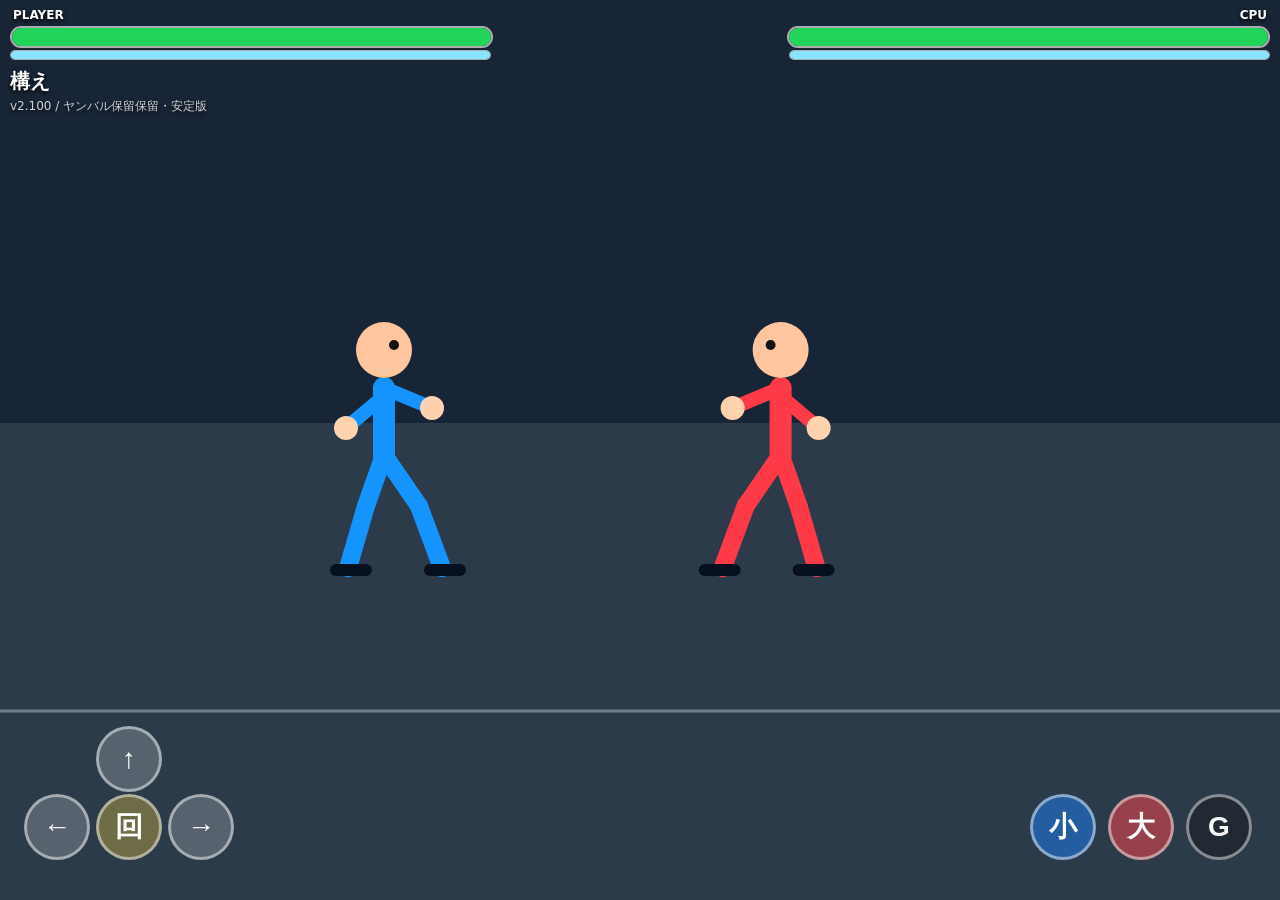
<file: index (2).html>
<!doctype html><html lang="ja"><head><meta charset="utf-8"><meta name="viewport" content="width=device-width,initial-scale=1,maximum-scale=1,user-scalable=no"><title>Taekwondo v2.101</title>
<style>
html,body{margin:0;width:100%;height:100%;overflow:hidden;background:#172434;touch-action:none;font-family:system-ui,-apple-system,"Noto Sans JP",sans-serif}canvas{display:block;width:100vw;height:100vh}
#bars{position:fixed;top:8px;left:10px;right:10px;height:56px;color:white;font-weight:900;text-shadow:0 2px 4px #000;z-index:5;pointer-events:none}.bar{position:absolute;top:18px;width:38%;height:18px;border:2px solid rgba(255,255,255,.65);background:#0006;border-radius:12px;overflow:hidden}.hp,.bal{height:100%;width:100%}.hp{background:#23d45a}.bal{background:#8be4ff}.balbar{top:42px;height:8px;border-width:1px}.l{left:0}.r{right:0}#pLabel{position:absolute;left:3px;top:0;font-size:12px}#eLabel{position:absolute;right:3px;top:0;font-size:12px}
#hud{position:fixed;top:68px;left:10px;color:white;text-shadow:0 2px 4px #000;z-index:6;pointer-events:none}#move{font-size:20px;font-weight:900}#state{font-size:16px;font-weight:900;margin-top:3px}#debug{font-size:12px;opacity:.8;margin-top:3px}
#controls{position:fixed;left:0;right:0;bottom:max(12px,env(safe-area-inset-bottom));height:172px;z-index:10;pointer-events:none}button{position:absolute;width:66px;height:66px;border-radius:50%;border:3px solid #ffffff78;background:#ffffff33;color:white;font-size:28px;font-weight:900;pointer-events:auto;user-select:none;-webkit-tap-highlight-color:transparent}button.down,button:active{transform:scale(.94);background:#ffffff5c}.up{left:96px;bottom:96px}.left{left:24px;bottom:28px}.rotate{left:96px;bottom:28px;background:#bea84673}.right{left:168px;bottom:28px}.small{right:184px;bottom:28px;background:#1e87ff7a}.big{right:106px;bottom:28px;background:#ff465080}.guard{right:28px;bottom:28px;background:#1e232db8}
@media(max-height:640px){#controls{height:148px}button{width:58px;height:58px;font-size:24px}.up{left:92px;bottom:82px}.left{left:26px;bottom:22px}.rotate{left:92px;bottom:22px}.right{left:158px;bottom:22px}.small{right:164px;bottom:22px}.big{right:94px;bottom:22px}.guard{right:24px;bottom:22px}}
</style></head><body><canvas id="game"></canvas>
<div id="bars"><div id="pLabel">PLAYER</div><div id="eLabel">CPU</div><div class="bar l"><div id="pHp" class="hp"></div></div><div class="bar r"><div id="eHp" class="hp"></div></div><div class="bar balbar l"><div id="pBal" class="bal"></div></div><div class="bar balbar r"><div id="eBal" class="bal"></div></div></div>
<div id="hud"><div id="move">構え</div><div id="state"></div><div id="debug">v2.100 / ヤンバル保留保留・安定版</div></div>
<div id="controls"><button class="up" data-b="up">↑</button><button class="left" data-b="left">←</button><button class="rotate" data-b="rotate">回</button><button class="right" data-b="right">→</button><button class="small" data-b="small">小</button><button class="big" data-b="big">大</button><button class="guard" data-b="guard">G</button></div>
<script>
(()=>{const cvs=document.getElementById("game"),ctx=cvs.getContext("2d");let W,H,D=devicePixelRatio||1;function rz(){W=innerWidth;H=innerHeight;D=devicePixelRatio||1;cvs.width=W*D;cvs.height=H*D;ctx.setTransform(D,0,0,D,0,0)}addEventListener("resize",rz);rz();
const M={
 idle:["構え",1],ap:["アプチャギ",.34,5,105,-10,18],dol:["トルリョチャギ",.42,8,125,-35,30],putcho:["プッチョ",.25,4,112,-35,14],yanbal:["ヤンバル保留チャギ",.46,9,122,-34,24],milgi:["押し蹴り",.39,3,148,-18,92],
 rot:["回転フェイント",.47],dwit:["ティッチャギ",.41,12,160,-62,46],huri:["ティフリギ",.47,14,145,-95,54],turn:["ターンチャギ",.70,20,140,-48,66],
 na:["ネリョチャギ",.47,10,112,-35,24],jumpHuri:["跳びティフリギ",.58,17,150,-88,70],retDol:["下がりトルリョチャギ",.47,7,125,-35,28],retDwit:["下がり跳びティッチャギ",.54,12,160,-62,48]};
const K={down:new Set(),ev:[],tap:{}};function press(b){let n=performance.now();if(K.down.has(b))return;K.down.add(b);K.ev.push(["p",b,n]);if(b=="left"||b=="right"){if(n-(K.tap[b]||0)<260)K.ev.push(["d",b,n]);K.tap[b]=n}}function rel(b){K.down.delete(b)}function down(b){return K.down.has(b)}
document.querySelectorAll("[data-b]").forEach(e=>{let b=e.dataset.b;e.addEventListener("pointerdown",x=>{x.preventDefault();e.classList.add("down");press(b)},{passive:false});let u=x=>{x.preventDefault();e.classList.remove("down");rel(b)};e.addEventListener("pointerup",u,{passive:false});e.addEventListener("pointercancel",u,{passive:false});e.addEventListener("pointerleave",u,{passive:false})});
const mp={ArrowUp:"up",ArrowLeft:"left",ArrowRight:"right",ArrowDown:"rotate",z:"small",x:"big",c:"guard",Z:"small",X:"big",C:"guard"};addEventListener("keydown",e=>{if(e.key=="r"||e.key=="R"){K.ev.push(["reset"]);return}let b=mp[e.key];if(b){e.preventDefault();press(b)}});addEventListener("keyup",e=>{let b=mp[e.key];if(b){e.preventDefault();rel(b)}});
function F(x,f,c,p){return{x,y:H*.5,f,c,p,hp:100,bal:100,id:"idle",t:0,guard:false,stun:0,ko:false,flash:0,last:"",spinReady:0,spinBonus:0,spinText:0,rotBuf:0,turnReady:0,turnDir:.45,smallBuf:0,pushReady:0,step:0,stepDir:0,cd:.5,counter:.0}}
let P=F(W*.3,1,"#1594ff",1),E=F(W*.7,-1,"#ff3a48",0),hitStop=0,round=0,restart=0,pw=0,ew=0;
function reset(full=0){P=F(W*.3,1,"#1594ff",1);E=F(W*.7,-1,"#ff3a48",0);hitStop=round=restart=0;if(full){pw=ew=0}mv("idle")}
function start(u,id){u.id=id;u.t=0;u.last="";if(u.p)mv(id)}function mv(id){document.getElementById("move").textContent=M[id][0]}
function prog(u){return Math.min(1,u.t/M[u.id][1])}
function handle(dt){P.guard=down("guard")&&P.id=="idle"&&P.stun<=0;["spinReady","spinText","rotBuf","turnReady","smallBuf","pushReady","step"].forEach(k=>P[k]=Math.max(0,P[k]-dt));let ev=K.ev.splice(0);for(let e of ev){let ty=e[0],b=e[1];if(ty=="reset"){reset(1);continue}if(ty=="d"&&b=="right"){P.step=.32;P.stepDir=1;P.x+=40;continue}if(ty=="d"&&b=="left"){P.step=.32;P.stepDir=-1;P.x-=40;continue}if(ty!="p"||P.stun>0||P.ko)continue;let fw=down("right"),bk=down("left"),up=down("up");
 if((b=="guard"&&fw)||(b=="right"&&down("guard")))P.pushReady=.95;
 if(b=="big"&&P.turnReady>0){P.turnDir=bk?0:(fw?1:.45);P.spinBonus=P.spinReady>0?1:0;if(P.spinBonus)P.spinText=.55;start(P,"turn");continue}
 if((P.id=="rot"||P.spinReady>0)&&b=="small"){P.spinBonus=P.spinReady>0?1:0;if(P.spinBonus)P.spinText=.55;start(P,"dwit");continue}
 if((P.id=="rot"||P.spinReady>0)&&b=="big"){P.spinBonus=P.spinReady>0?1:0;if(P.spinBonus)P.spinText=.55;start(P,"huri");continue}
 if(b=="rotate"){if(P.rotBuf>0||P.id=="rot"){P.turnReady=.95;P.spinReady=.25;P.spinText=.45}P.rotBuf=.58;start(P,"rot");continue}
 if((b=="small"||b=="big")&&(P.pushReady>0||(down("guard")&&(fw||(P.step>0&&P.stepDir==1))))){P.pushReady=0;start(P,"milgi");continue}
 if(b=="small"&&P.smallBuf>0){P.smallBuf=0;start(P,"ap");continue}
 if(b=="small"&&up){start(P,"na");continue} if(b=="big"&&up){start(P,"jumpHuri");continue}
 if(b=="small"&&(fw||(P.step>0&&P.stepDir==1))){P.smallBuf=.18;start(P,"putcho");continue}
 if(b=="small"&&bk){start(P,"retDol");continue} if(b=="big"&&bk){start(P,"retDwit");continue}
 if(b=="small"){P.smallBuf=.18;start(P,"ap");continue} if(b=="big"){start(P,"dol");continue}
}}
function updPlayer(dt){if(P.stun>0){P.stun=Math.max(0,P.stun-dt);return}if(P.id=="idle"){if(down("left"))P.x-=160*dt;if(down("right"))P.x+=160*dt}else{if(["rot","dwit","huri"].includes(P.id)){if(down("right"))P.x+=90*dt;if(down("left"))P.x-=90*dt}if(P.id=="turn")P.x+=135*dt*P.turnDir;P.t+=dt;if(P.id=="rot"){let p=prog(P);if(p>.76&&p<.96)P.spinReady=down("right")?.22:.16}hit(P,E);if(P.t>M[P.id][1])start(P,"idle")}P.x=Math.max(60,Math.min(W-60,P.x))}
function ai(dt){if(E.ko)return;if(E.stun>0){E.stun=Math.max(0,E.stun-dt);E.guard=false;return}if(E.id!="idle"){E.t+=dt;hit(E,P);if(E.t>M[E.id][1]){start(E,"idle");E.cd=.35+Math.random()*.45}return}E.cd=Math.max(0,E.cd-dt);let dist=E.x-P.x;E.guard=false;if(P.id!="idle"&&prog(P)<.58&&Math.random()<.028)E.guard=true;if(dist>270)E.x-=105*dt;else if(dist<145)E.x+=115*dt;else if(E.cd<=0){let r=Math.random();start(E,dist<175&&r<.30?"putcho":dist<230&&r<.62?"milgi":r<.80?"ap":r<.94?"dol":"na")}E.x=Math.max(W*.18,Math.min(W-70,E.x))}
function guarding(u){return u.guard&&u.id=="idle"&&u.stun<=0}
function dmg(a,t,m){let d=m[2]||0,spin=a.p&&a.spinBonus;if(spin)d=Math.ceil(d*1.2);if(guarding(t)){d=Math.ceil(d*.25);a.bal=Math.max(0,a.bal-((m[2]||0)>11?24:8));if((m[2]||0)>11){a.stun=spin?.62:.42;t.counter=.8}}else t.bal=Math.max(0,t.bal-(m[2]||5)-(spin?10:0));let kb=(m[5]||20)+(spin?18:0);if(t.f<0)t.x+=kb;else t.x-=kb;t.hp=Math.max(0,t.hp-d);t.flash=.18;hitStop=spin?.065:.03;if(t.bal<=0){t.stun=1;t.bal=45}if(t.hp<=0&&!t.ko){t.ko=true;round=1.5;restart=2.2;t.p?ew++:pw++}}
function hit(a,t){let m=M[a.id];if(!m[2])return;let p=prog(a),key=a.id+(a.id=="yanbal"?(p<.5?"_1":"_2"):"");if(a.last==key)return;if(p<.35||p>.78)return;let hx=a.x+a.f*m[3],hy=a.y+m[4],tx=t.x-t.f*28,ty=t.y-70;if(Math.abs(hx-tx)<68&&Math.abs(hy-ty)<78){dmg(a,t,m);a.last=key;if(a.p)a.spinBonus=0}}
function line(x1,y1,x2,y2,w,c,a=1){ctx.save();ctx.globalAlpha=a;ctx.strokeStyle=c;ctx.lineWidth=w;ctx.lineCap="round";ctx.beginPath();ctx.moveTo(x1,y1);ctx.lineTo(x2,y2);ctx.stroke();ctx.restore()}
function ell(x,y,rx,ry,s,e,a=.4){ctx.save();ctx.globalAlpha=a;ctx.strokeStyle="white";ctx.lineWidth=12;ctx.lineCap="round";ctx.beginPath();ctx.ellipse(x,y,rx,ry,-.2,s,e);ctx.stroke();ctx.restore()}
function trail(u,x,y){let id=u.id,f=u.f;if(["rot","dwit","huri","turn","jumpHuri"].includes(id))ell(x,y-20,60,20,Math.PI*1.05,Math.PI*1.85,.3);if(id=="huri"||id=="jumpHuri")ell(x+f*145,y-72,95,44,f>0?Math.PI*1.08:-.08,f>0?Math.PI*1.88:Math.PI*.92,.48);if(id=="turn")ell(x+f*118,y-48,88,38,f>0?Math.PI*1.05:.02,f>0?Math.PI*1.78:Math.PI*.95,.44);if(id=="dwit"||id=="retDwit")line(x+f*20,y-35,x+f*170,y-65,12,"white",.4);if(id=="milgi"){line(x+f*126,y-50,x+f*126,y+10,10,"white",.32);line(x+f*98,y-34,x+f*126,y-34,6,"white",.22)}if(["putcho","yanbal"].includes(id))ell(x+f*50,y-12,50,30,f>0?-.6:Math.PI+.6,f>0?.2:Math.PI-.2,.35);if(id=="na")ell(x+f*42,y-28,82,105,f>0?-1.25:Math.PI+1.25,f>0?.80:Math.PI-.80,.35)}
function fighter(u){let p=prog(u),x=u.x,y=u.y,f=u.f,c=u.flash>0?"#fff":u.guard?"#9fd8ff":u.c,pose=u.id;if(pose=="rot"){y-=12*Math.abs(Math.sin(Math.PI*p*2))}let g=y+118,head={x,y:y-100},top={x,y:y-62},hip={x,y:y+5},fh={x:x+f*48,y:y-42},rh={x:x-f*38,y:y-22},fa={x:x-f*36,y:g},fb={x:x+f*58,y:g},ka={x:x-f*18,y:y+56},kb={x:x+f*35,y:y+56};
 if(pose=="milgi"){kb={x:x+f*78,y:y-18};fb={x:x+f*150,y:y-18};top.x-=f*8;hip.x-=f*12}
 else if(pose=="putcho"){kb={x:x+f*55,y:y-14};fb={x:x+f*118,y:y-38}}
 else if(pose=="yanbal"){
   if(p<.48){
     // 1発目：前足で素早く蹴る
     kb={x:x+f*55,y:y-14};fb={x:x+f*118,y:y-38};
     ka={x:x-f*12,y:y+58};fa={x:x-f*34,y:g};
   }else{
     // 2発目：逆足。前足を軸に残して、後ろ足を入れ替えるように蹴る
     kb={x:x+f*18,y:y+58};fb={x:x+f*36,y:g};
     ka={x:x+f*62,y:y-16};fa={x:x+f*132,y:y-40};
     hip.x+=f*8;top.x+=f*4;
   }
 }
 else if(["dwit","retDwit"].includes(pose)){head.x=x-f*24;top.x=x-f*10;hip.x=x-f*8;kb={x:x+f*70,y:y-34};fb={x:x+f*160,y:y-62};fa={x:x-f*6,y:g}}
 else if(pose=="huri"||pose=="jumpHuri"){head.x=x-f*22;top.x=x-f*10;hip.x=x-f*6;kb={x:x+f*96,y:y-72};fb={x:x+f*130,y:y-110};fa={x:x-f*8,y:g}}
 else if(pose=="turn"){head.x=x-f*18;top.x=x-f*10;hip.x=x-f*8;kb={x:x+f*82,y:y-35};fb={x:x+f*138,y:y-48};fa={x:x-f*8,y:g}}
 else if(pose=="na"){
  const a=-1.25 + p*2.05;
  const cx=x+f*42, cy=y-28, rx=82, ry=105;
  kb={x:x+f*58,y:y-24};
  fb={x:cx+f*Math.cos(a)*rx,y:cy+Math.sin(a)*ry};
}
 else if(pose=="dol"||pose=="retDol"){kb={x:x+f*60,y:y-10};fb={x:x+f*135,y:y-35}}
 else if(pose=="ap"){kb={x:x+f*58,y:y-5};fb={x:x+f*125,y:y-10}}
 else if(pose=="rot"){
 // 小ジャンプ1回目：足が重なって浮く → 180度
 if(p<.25){
   fa={x:x-f*6,y:g-24};fb={x:x+f*8,y:g-24};
   ka={x:x-f*5,y:y+58};kb={x:x+f*6,y:y+58};
 }
 else if(p<.50){
   fa={x:x+f*24,y:g};fb={x:x-f*40,y:g};
   ka={x:x+f*18,y:y+56};kb={x:x-f*26,y:y+56};
   head.x=x-f*8;fh={x:x-f*28,y:y-35};rh={x:x+f*20,y:y-30};
 }
 // 小ジャンプ2回目：また足が重なって浮く → 360度
 else if(p<.75){
   fa={x:x-f*6,y:g-24};fb={x:x+f*8,y:g-24};
   ka={x:x-f*5,y:y+58};kb={x:x+f*6,y:y+58};
 }
 else{
   fa={x:x-f*36,y:g};fb={x:x+f*58,y:g};
   ka={x:x-f*18,y:y+56};kb={x:x+f*35,y:y+56};
 }
}
 trail(u,x,y); if(u.guard){ctx.save();ctx.strokeStyle="#9fd8ff";ctx.globalAlpha=.55;ctx.lineWidth=5;ctx.beginPath();ctx.arc(x+f*42,y-45,42,f>0?2.1:-1.1,f>0?4.2:1.1);ctx.stroke();ctx.restore()}
 line(top.x,top.y,hip.x,hip.y,22,c);line(top.x,top.y,fh.x,fh.y,14,c);line(top.x,top.y+8,rh.x,rh.y,14,c);line(hip.x,hip.y,ka.x,ka.y,18,c);line(ka.x,ka.y,fa.x,fa.y,18,c);line(hip.x,hip.y,kb.x,kb.y,18,c);line(kb.x,kb.y,fb.x,fb.y,18,c);line(fa.x-f*12,fa.y+2,fa.x+f*18,fa.y+2,12,"#07101f");
 if(pose=="milgi"){line(fb.x+f*4,fb.y-30,fb.x+f*4,fb.y+30,18,"#07101f")}else line(fb.x-f*12,fb.y+2,fb.x+f*18,fb.y+2,12,"#07101f");
 ctx.fillStyle="#ffd2b0";ctx.beginPath();ctx.arc(fh.x,fh.y,12,0,7);ctx.fill();ctx.beginPath();ctx.arc(rh.x,rh.y,12,0,7);ctx.fill();ctx.fillStyle="#ffc59f";ctx.beginPath();ctx.arc(head.x,head.y,28,0,7);ctx.fill();ctx.fillStyle="#111";ctx.beginPath();ctx.arc(head.x+f*10,head.y-5,5,0,7);ctx.fill();if(u.flash>0){line(x+f*24,y-90,x+f*60,y-60,4,"white",.9);line(x+f*60,y-90,x+f*24,y-60,4,"white",.9)}}
function draw(){ctx.fillStyle="#182536";ctx.fillRect(0,0,W,H);ctx.fillStyle="#2c3b49";ctx.fillRect(0,H*.47,W,H*.53);line(0,H*.79,W,H*.79,3,"#ffffff55");fighter(E);fighter(P);if(round>0||P.ko||E.ko){ctx.save();ctx.textAlign="center";ctx.fillStyle="white";ctx.font="900 54px system-ui";ctx.fillText(P.ko?"YOU LOSE":"K.O.",W/2,H*.34);ctx.font="900 18px system-ui";ctx.fillText("NEXT ROUND...",W/2,H*.34+36);ctx.fillText("PLAYER "+pw+" - "+ew+" CPU",W/2,H*.34+62);ctx.restore()}}
function hud(){pHp.style.width=P.hp+"%";eHp.style.width=E.hp+"%";pBal.style.width=P.bal+"%";eBal.style.width=E.bal+"%";let s=state;if(P.spinText>0)s.textContent=P.turnReady>0?"TURN READY":"SPIN BONUS!";else if(P.turnReady>0)s.textContent="TURN READY";else if(P.spinReady>0&&P.id=="rot")s.textContent="SPIN READY";else if(P.pushReady>0)s.textContent="PUSH READY";else s.textContent=""}
function roundUpd(dt){
 if(P.ko||E.ko){
  round=Math.max(0,round-dt);
  restart=Math.max(0,restart-dt);
  if(restart<=0){
   P=F(W*.3,1,"#1594ff",1);
   E=F(W*.7,-1,"#ff3a48",0);
   round=0;
   hitStop=0;
   restart=0;
   mv("idle");
  }
  return true;
 }
 return false;
}
let last=performance.now();function loop(now){let dt=Math.min(.033,(now-last)/1000);last=now;P.y=E.y=H*.5;if(hitStop>0){hitStop=Math.max(0,hitStop-dt);hud();draw();requestAnimationFrame(loop);return}if(!roundUpd(dt)){handle(dt);updPlayer(dt);ai(dt);hit(E,P);P.flash=Math.max(0,P.flash-dt);E.flash=Math.max(0,E.flash-dt)}hud();draw();requestAnimationFrame(loop)}reset(1);requestAnimationFrame(loop);
})();
</script></body></html>
</file>
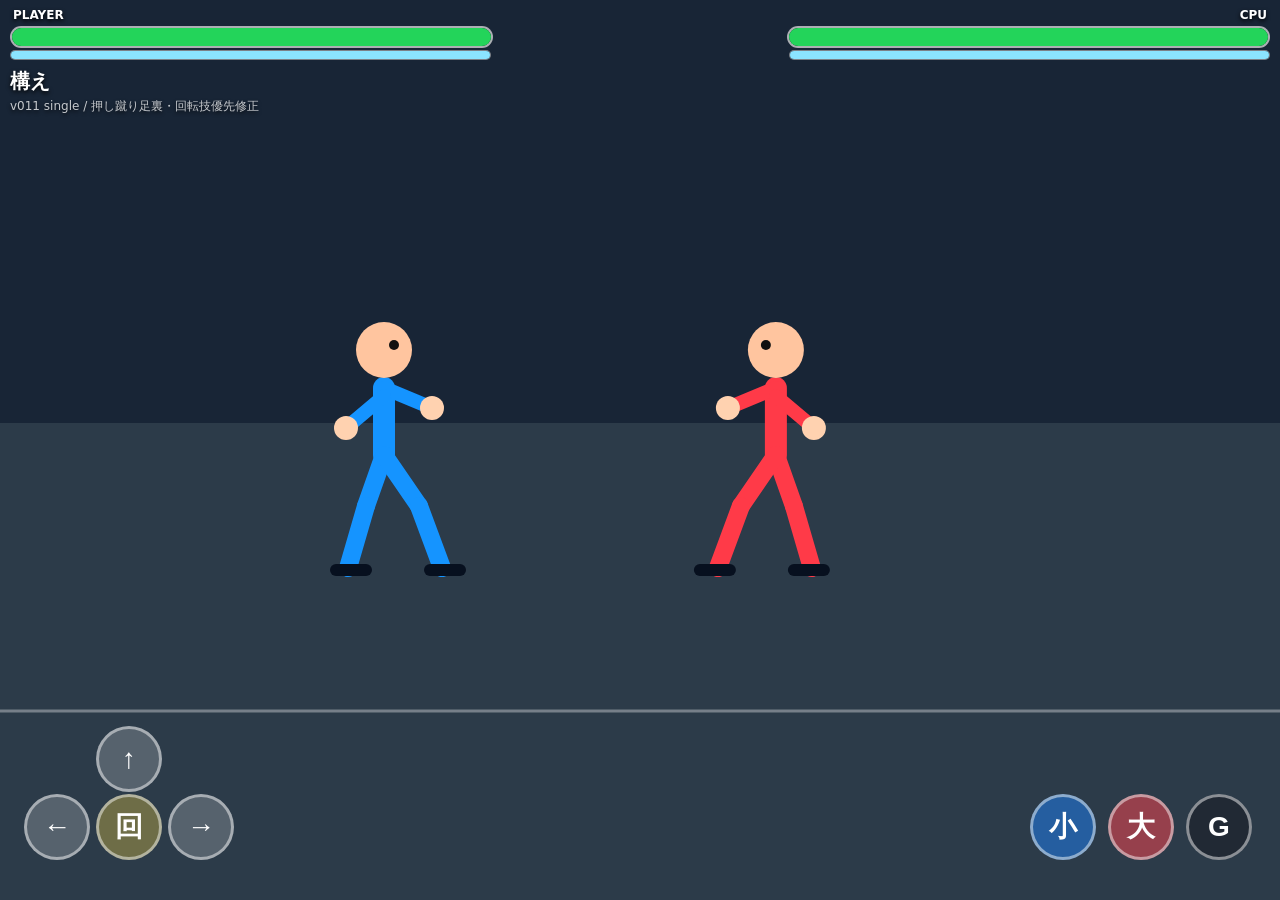
<file: index (3).html>
<!doctype html>
<html lang="ja">
<head>
  <meta charset="utf-8">
  <meta name="viewport" content="width=device-width,initial-scale=1,maximum-scale=1,user-scalable=no">
  <title>Taekwondo v011 Single</title>
  <style>
html,body{
  margin:0;width:100%;height:100%;overflow:hidden;background:#172434;
  touch-action:none;font-family:system-ui,-apple-system,"Noto Sans JP",sans-serif;
}
#game{display:block;width:100vw;height:100vh}
#bars{position:fixed;top:8px;left:10px;right:10px;height:56px;z-index:5;color:#fff;font-weight:900;text-shadow:0 2px 4px #000;pointer-events:none}
.barWrap{position:absolute;top:18px;width:38%;height:18px;border:2px solid rgba(255,255,255,.65);background:rgba(0,0,0,.25);border-radius:12px;overflow:hidden}
.hp{height:100%;width:100%;background:#23d45a}
.balWrap{position:absolute;top:42px;width:38%;height:8px;border:1px solid rgba(255,255,255,.45);background:rgba(0,0,0,.25);border-radius:8px;overflow:hidden}
.bal{height:100%;width:100%;background:#8be4ff}
#pHpWrap,#pBalWrap{left:0}#eHpWrap,#eBalWrap{right:0}
#pLabel{position:absolute;left:3px;top:0;font-size:12px}#eLabel{position:absolute;right:3px;top:0;font-size:12px}
#hud{position:fixed;top:68px;left:10px;color:white;text-shadow:0 2px 4px #000;z-index:4;pointer-events:none}
#moveName{font-size:20px;font-weight:900}
#spinText{font-size:16px;font-weight:900;letter-spacing:.05em;margin-top:3px}
#debug{font-size:12px;opacity:.75;margin-top:3px}
#controls{position:fixed;left:0;right:0;bottom:max(12px,env(safe-area-inset-bottom));height:172px;z-index:10;pointer-events:none}
button{position:absolute;width:66px;height:66px;border-radius:50%;border:3px solid rgba(255,255,255,.48);background:rgba(255,255,255,.20);color:#fff;font-size:28px;font-weight:900;pointer-events:auto;user-select:none;-webkit-tap-highlight-color:transparent}
button.down,button:active{transform:scale(.94);background:rgba(255,255,255,.36)}
.up{left:96px;bottom:96px}.left{left:24px;bottom:28px}.rotate{left:96px;bottom:28px;background:rgba(190,170,70,.45)}.right{left:168px;bottom:28px}
.small{right:184px;bottom:28px;background:rgba(30,135,255,.48)}.big{right:106px;bottom:28px;background:rgba(255,70,80,.50)}.guard{right:28px;bottom:28px;background:rgba(30,35,45,.72)}
@media(max-height:640px){
  #controls{height:148px}button{width:58px;height:58px;font-size:24px}
  .up{left:92px;bottom:82px}.left{left:26px;bottom:22px}.rotate{left:92px;bottom:22px}.right{left:158px;bottom:22px}
  .small{right:164px;bottom:22px}.big{right:94px;bottom:22px}.guard{right:24px;bottom:22px}
}

</style>
</head>
<body>
  <canvas id="game"></canvas>

  <div id="bars">
    <div id="pLabel">PLAYER</div><div id="eLabel">CPU</div>
    <div id="pHpWrap" class="barWrap"><div id="pHp" class="hp"></div></div>
    <div id="eHpWrap" class="barWrap"><div id="eHp" class="hp"></div></div>
    <div id="pBalWrap" class="balWrap"><div id="pBal" class="bal"></div></div>
    <div id="eBalWrap" class="balWrap"><div id="eBal" class="bal"></div></div>
  </div>

  <div id="hud">
    <div id="moveName">構え</div>
    <div id="spinText"></div>
    <div id="debug">v011 single / 押し蹴り足裏・回転技優先修正</div>
  </div>

  <div id="controls">
    <button class="up" data-btn="up">↑</button>
    <button class="left" data-btn="left">←</button>
    <button class="rotate" data-btn="rotate">回</button>
    <button class="right" data-btn="right">→</button>
    <button class="small" data-btn="small">小</button>
    <button class="big" data-btn="big">大</button>
    <button class="guard" data-btn="guard">G</button>
  </div>
<script>

/* ===== moves.js ===== */
(function(){
  window.MOVES = {
    idle:{name:"構え",dur:1,frames:[{t:0,pose:"idle"}]},

    ap:{name:"アプチャギ",dur:340,damage:5,bal:8,kb:18,range:105,height:-10,hit:[.45,.62],frames:[
      {t:0,pose:"load"},{t:.28,pose:"knee"},{t:.52,pose:"front",trail:"short"},{t:1,pose:"idle"}
    ]},

    dol:{name:"トルリョチャギ",dur:420,damage:8,bal:10,kb:30,range:125,height:-35,hit:[.50,.68],frames:[
      {t:0,pose:"load"},{t:.30,pose:"knee"},{t:.58,pose:"round",trail:"round"},{t:1,pose:"idle"}
    ]},

    putcho:{name:"プッチョ",dur:250,damage:4,bal:6,kb:14,range:112,height:-35,hit:[.34,.54],frames:[
      {t:0,pose:"stepIn",x:10},{t:.30,pose:"putchoLoad",x:26},{t:.48,pose:"putcho",x:36,trail:"snap"},{t:1,pose:"idle",x:42}
    ]},

    milgi:{name:"押し蹴り",dur:390,damage:3,bal:16,kb:90,range:148,height:-18,hit:[.42,.72],push:true,frames:[
      {t:0,pose:"stepIn",x:12},{t:.25,pose:"pushLoad",x:28},{t:.55,pose:"pushKick",x:45,trail:"push"},{t:1,pose:"idle",x:50}
    ]},

    rot:{name:"回転フェイント",dur:470,frames:[
      {t:0,pose:"closed",y:-8,trail:"bodySpin1"},
      {t:.38,pose:"back",trail:"bodySpin2"},
      {t:.64,pose:"closed",y:-8,trail:"bodySpin3"},
      {t:1,pose:"idle"}
    ]},

    dwit:{name:"ティッチャギ",dur:410,damage:12,bal:18,kb:46,range:160,height:-62,hit:[.56,.76],heavy:true,frames:[
      {t:0,pose:"closed",y:-8,trail:"bodySpin1"},
      {t:.22,pose:"back",y:-3,trail:"bodySpin2"},
      {t:.40,pose:"backLoad",y:-6,trail:"bodySpin3"},
      {t:.64,pose:"backKick",y:-8,trail:"straight"},
      {t:1,pose:"idle"}
    ]},

    huri:{name:"ティフリギ",dur:470,damage:14,bal:22,kb:54,range:145,height:-95,hit:[.54,.78],heavy:true,frames:[
      {t:0,pose:"closed",y:-8,trail:"bodySpin1"},
      {t:.20,pose:"back",y:-4,trail:"bodySpin2"},
      {t:.38,pose:"backKick",y:-8,trail:"straight"},
      {t:.62,pose:"hook",y:-5,trail:"ellipse"},
      {t:1,pose:"idle"}
    ]},

    na:{name:"ネリョチャギ",dur:470,damage:10,bal:12,kb:24,range:112,height:-35,hit:[.52,.72],frames:[
      {t:0,pose:"load"},{t:.30,pose:"axeUp",trail:"axe"},{t:.62,pose:"axeDown",trail:"axe"},{t:1,pose:"idle"}
    ]},

    jumpHuri:{name:"跳びティフリギ",dur:580,damage:17,bal:26,kb:70,range:150,height:-88,hit:[.42,.68],heavy:true,frames:[
      {t:0,pose:"jumpLoad",trail:"bodySpin1"},
      {t:.25,pose:"jumpBack",y:-26,trail:"straight"},
      {t:.50,pose:"jumpHook",y:-20,trail:"ellipse"},
      {t:.75,pose:"land"},{t:1,pose:"idle"}
    ]},

    retDol:{name:"下がりトルリョチャギ",dur:470,damage:7,bal:9,kb:28,range:125,height:-35,hit:[.38,.58],frames:[
      {t:0,pose:"retreat",x:-20},{t:.45,pose:"round",x:-45,trail:"round"},{t:1,pose:"idle",x:-55}
    ]},

    retDwit:{name:"下がり跳びティッチャギ",dur:540,damage:12,bal:18,kb:48,range:160,height:-62,hit:[.36,.60],heavy:true,frames:[
      {t:0,pose:"jumpLoad",x:-10,trail:"bodySpin1"},
      {t:.42,pose:"jumpBack",x:-55,y:-24,trail:"straight"},
      {t:1,pose:"idle",x:-65}
    ]}
  };
})();


/* ===== input.js ===== */
(function(){
  function Input(){
    this.down = new Set();
    this.events = [];
    this.lastTap = {};
    this.doubleTapMs = 260;
    this.setupButtons();
    this.setupKeys();
  }
  Input.prototype.press = function(name){
    const now = performance.now();
    if(this.down.has(name)) return;
    this.down.add(name);
    this.events.push({type:"press",name,time:now});
    if(name==="left" || name==="right"){
      if(now-(this.lastTap[name]||0)<this.doubleTapMs){
        this.events.push({type:"double",name,time:now});
      }
      this.lastTap[name]=now;
    }
  };
  Input.prototype.release = function(name){
    this.down.delete(name);
    this.events.push({type:"release",name,time:performance.now()});
  };
  Input.prototype.isDown = function(name){ return this.down.has(name); };
  Input.prototype.consume = function(){ const e=this.events; this.events=[]; return e; };
  Input.prototype.setupButtons = function(){
    document.querySelectorAll("[data-btn]").forEach(el=>{
      const name=el.dataset.btn;
      el.addEventListener("pointerdown",e=>{e.preventDefault();el.classList.add("down");this.press(name);},{passive:false});
      const up=e=>{e.preventDefault();el.classList.remove("down");this.release(name);};
      el.addEventListener("pointerup",up,{passive:false});
      el.addEventListener("pointercancel",up,{passive:false});
      el.addEventListener("pointerleave",up,{passive:false});
    });
  };
  Input.prototype.setupKeys = function(){
    const map={ArrowUp:"up",ArrowLeft:"left",ArrowRight:"right",ArrowDown:"rotate",z:"small",x:"big",c:"guard",Z:"small",X:"big",C:"guard"};
    addEventListener("keydown",e=>{
      if(e.key==="r"||e.key==="R"){ this.events.push({type:"reset",name:"reset",time:performance.now()}); return; }
      const b=map[e.key]; if(!b) return; e.preventDefault(); this.press(b);
    });
    addEventListener("keyup",e=>{const b=map[e.key]; if(!b) return; e.preventDefault(); this.release(b);});
  };
  window.Input = Input;
})();


/* ===== entities.js ===== */
(function(){
  function Fighter(x,y,facing,color,isPlayer){
    this.x=x; this.y=y; this.f=facing; this.color=color; this.isPlayer=!!isPlayer;
    this.hp=100; this.bal=100; this.id="idle"; this.move=MOVES.idle; this.time=0;
    this.guard=false; this.armed=false; this.stun=0; this.hitFlash=0; this.ko=false;
    this.lastHitMove=null; this.attackCooldown=0; this.counterBoost=0; this.counterText=0;
    this.spinReady=0; this.spinBonus=0; this.spinText=0; this.stepTimer=0; this.stepDir=0;
  }
  Fighter.prototype.start = function(id){
    this.id=id; this.move=MOVES[id]||MOVES.idle; this.time=0; this.lastHitMove=null;
    this.armed=(id==="rot");
  };
  Fighter.prototype.progress = function(){
    return this.move.dur ? Math.min(1,this.time/this.move.dur) : 0;
  };
  Fighter.prototype.frame = function(){
    const p=this.progress(); let f=this.move.frames[0];
    for(const k of this.move.frames){ if(p>=k.t) f=k; }
    return f;
  };
  Fighter.prototype.resetRound = function(x){
    this.x=x; this.hp=100; this.bal=100; this.id="idle"; this.move=MOVES.idle; this.time=0;
    this.guard=false; this.armed=false; this.stun=0; this.hitFlash=0; this.ko=false;
    this.lastHitMove=null; this.attackCooldown=.4; this.counterBoost=0; this.counterText=0;
    this.spinReady=0; this.spinBonus=0; this.spinText=0; this.stepTimer=0; this.stepDir=0;
  };
  window.Fighter = Fighter;
})();


/* ===== effects.js ===== */
(function(){
  window.Effects = { hitStop:0, roundText:0, restartTimer:0, pWins:0, eWins:0, shake:0 };
})();


/* ===== collision.js ===== */
(function(){
  function isGuarding(target){ return target.guard && target.id==="idle" && target.stun<=0; }

  function applyDamage(attacker,target,move){
    let d=move.damage||0;
    const spinBoost = attacker.isPlayer && attacker.spinBonus>0;
    const counterBoost = attacker.isPlayer && attacker.counterBoost>0;
    if(spinBoost) d=Math.ceil(d*(move.heavy?1.25:1.15));
    if(counterBoost){ d=Math.ceil(d*1.5); attacker.counterBoost=0; }

    if(isGuarding(target)){
      d=Math.ceil(d*.25);
      target.bal=Math.min(100,target.bal+4);
      attacker.bal=Math.max(0,attacker.bal-(move.heavy?24:8));
      if(move.heavy){
        attacker.stun = spinBoost ? .62 : .42;
        target.counterBoost=1;
        target.counterText=.8;
      }
    }else{
      target.bal=Math.max(0,target.bal-(move.bal||8)-(spinBoost?10:0));
    }

    const kb=(move.kb||20)+(spinBoost?18:0);
    if(target.f<0) target.x += kb; else target.x -= kb;
    if(move.push && isGuarding(target)) target.x += attacker.f*32;

    target.hp=Math.max(0,target.hp-d);
    target.hitFlash=.18;
    Effects.hitStop = spinBoost ? .065 : (move.heavy ? .045 : .025);
    if(target.bal<=0){ target.stun=1.0; target.bal=45; }

    if(target.hp<=0 && !target.ko){
      target.ko=true;
      Effects.roundText=1.5;
      Effects.restartTimer=2.2;
      if(target.isPlayer) Effects.eWins++; else Effects.pWins++;
    }
  }

  function tryHit(attacker,target){
    const move=attacker.move;
    if(!move.damage || attacker.lastHitMove===attacker.id) return;
    const p=attacker.progress();
    if(!move.hit || p<move.hit[0] || p>move.hit[1]) return;

    const fr=attacker.frame();
    const ax=attacker.x+(fr.x||0)*attacker.f;
    const ay=attacker.y+(fr.y||0);
    const hitX=ax+attacker.f*move.range;
    const hitY=ay+move.height;
    const tx=target.x-target.f*28;
    const ty=target.y-70;

    if(Math.abs(hitX-tx)<68 && Math.abs(hitY-ty)<78){
      applyDamage(attacker,target,move);
      attacker.lastHitMove=attacker.id;
      if(attacker.isPlayer) attacker.spinBonus=0;
    }
  }

  window.Collision = { tryHit };
})();


/* ===== cpu.js ===== */
(function(){
  function updateCPU(cpu,player,dt,W){
    if(cpu.ko) return;
    if(cpu.stun>0){ cpu.stun=Math.max(0,cpu.stun-dt); cpu.guard=false; return; }

    if(cpu.id!=="idle"){
      cpu.time+=dt*1000;
      Collision.tryHit(cpu,player);
      if(cpu.time>cpu.move.dur){ cpu.start("idle"); cpu.attackCooldown=.35+Math.random()*.45; }
      return;
    }

    cpu.attackCooldown=Math.max(0,cpu.attackCooldown-dt);
    const dist=cpu.x-player.x;
    cpu.guard=false;

    if(player.id!=="idle" && player.progress()<.58 && Math.random()<.028) cpu.guard=true;

    if(dist>270) cpu.x-=105*dt;
    else if(dist<145) cpu.x+=115*dt;
    else if(cpu.attackCooldown<=0){
      const r=Math.random();
      if(dist<175 && r<.35) cpu.start("putcho");
      else if(dist<230 && r<.62) cpu.start("milgi");
      else if(r<.80) cpu.start("ap");
      else if(r<.94) cpu.start("dol");
      else cpu.start("na");
    }
    cpu.x=Math.max(W*.18,Math.min(W-70,cpu.x));
  }
  window.CPU = { update:updateCPU };
})();


/* ===== render.js ===== */
(function(){
  function Renderer(canvas){
    this.canvas=canvas; this.ctx=canvas.getContext("2d"); this.resize();
    addEventListener("resize",()=>this.resize());
  }
  Renderer.prototype.resize=function(){
    this.W=innerWidth; this.H=innerHeight; const d=devicePixelRatio||1;
    this.canvas.width=this.W*d; this.canvas.height=this.H*d; this.ctx.setTransform(d,0,0,d,0,0);
  };

  function line(ctx,x1,y1,x2,y2,w,c,a=1){
    ctx.save();ctx.globalAlpha=a;ctx.strokeStyle=c;ctx.lineWidth=w;ctx.lineCap="round";
    ctx.beginPath();ctx.moveTo(x1,y1);ctx.lineTo(x2,y2);ctx.stroke();ctx.restore();
  }
  function arc(ctx,x,y,r,s,e,w=11,a=.35){
    ctx.save();ctx.globalAlpha=a;ctx.strokeStyle="white";ctx.lineWidth=w;ctx.lineCap="round";
    ctx.beginPath();ctx.arc(x,y,r,s,e);ctx.stroke();ctx.restore();
  }
  function ell(ctx,x,y,rx,ry,rot,s,e,w=12,a=.44){
    ctx.save();ctx.globalAlpha=a;ctx.strokeStyle="white";ctx.lineWidth=w;ctx.lineCap="round";
    ctx.beginPath();ctx.ellipse(x,y,rx,ry,rot,s,e);ctx.stroke();ctx.restore();
  }
  function bodySpin(ctx,x,y,f,phase){
    const cx=x+f*2, cy=y-18;
    ell(ctx,cx,cy-20,58,18,-.25,Math.PI*1.05,Math.PI*1.86,10,phase===2?.42:.32);
    ell(ctx,cx,cy+28,54,16,-.22,Math.PI*.10,Math.PI*.86,10,.26);
    if(phase===2) ell(ctx,cx,cy+66,48,15,-.18,Math.PI*.10,Math.PI*.78,9,.22);
  }
  function trails(ctx,x,y,f,t){
    if(!t) return;
    if(t==="bodySpin1") return bodySpin(ctx,x,y,f,1);
    if(t==="bodySpin2") return bodySpin(ctx,x,y,f,2);
    if(t==="bodySpin3") return bodySpin(ctx,x,y,f,3);
    if(t==="short") line(ctx,x+f*34,y,x+f*84,y-3,8,"white",.34);
    if(t==="snap") arc(ctx,x+f*44,y-12,46,f>0?-.55:Math.PI+.55,f>0?.15:Math.PI-.15,9,.35);
    if(t==="push"){
      line(ctx,x+f*126,y-50,x+f*126,y+10,10,"white",.32);
      line(ctx,x+f*98,y-34,x+f*126,y-34,6,"white",.22);
      line(ctx,x+f*98,y-6,x+f*126,y-6,6,"white",.22);
    }
    if(t==="round") arc(ctx,x+f*28,y-10,78,f>0?-.7:Math.PI+.7,f>0?.22:Math.PI-.22,11,.35);
    if(t==="straight") line(ctx,x+f*20,y-35,x+f*170,y-65,12,"white",.40);
    if(t==="ellipse") ell(ctx,x+f*145,y-72,95,44,-.22,f>0?Math.PI*1.08:-.08,f>0?Math.PI*1.88:Math.PI*.92,12,.48);
    if(t==="axe") arc(ctx,x+f*50,y-40,98,f>0?-1.55:Math.PI+1.55,f>0?.65:Math.PI-.65,11,.35);
  }

  function fighter(ctx,u){
    const fr=u.frame(); const x=u.x+(fr.x||0)*u.f, y=u.y+(fr.y||0), f=u.f, color=u.hitFlash>0?"#fff":(u.guard?"#9fd8ff":u.color), pose=fr.pose||"idle";
    const ground=y+118; let head={x,y:y-100}, top={x,y:y-62}, hip={x,y:y+5}, fh={x:x+f*48,y:y-42}, rh={x:x-f*38,y:y-22}, fa={x:x-f*36,y:ground}, fb={x:x+f*58,y:ground}, ka={x:x-f*18,y:y+56}, kb={x:x+f*35,y:y+56};

    if(pose==="load"){hip.x-=f*8;kb.x-=f*16;fb.x-=f*20}
    if(pose==="stepIn"){hip.x+=f*12;fa.x+=f*18;fb.x+=f*18}
    if(pose==="putchoLoad"){kb={x:x+f*44,y:y+8};fb={x:x+f*62,y:y+18}}
    if(pose==="putcho"){kb={x:x+f*55,y:y-14};fb={x:x+f*118,y:y-38}}
    if(pose==="pushLoad"){hip.x-=f*4;kb={x:x+f*45,y:y-2};fb={x:x+f*58,y:y+8}}
    if(pose==="pushKick"){hip.x-=f*12;top.x-=f*8;kb={x:x+f*78,y:y-18};fb={x:x+f*150,y:y-18};fh={x:x+f*34,y:y-42}}
    if(pose==="knee"){kb={x:x+f*50,y:y};fb={x:x+f*70,y:y+10}}
    if(pose==="front"){kb={x:x+f*58,y:y-5};fb={x:x+f*125,y:y-10}}
    if(pose==="round"){hip.x-=f*6;kb={x:x+f*60,y:y-10};fb={x:x+f*135,y:y-35}}
    if(pose==="axeUp"){kb={x:x+f*52,y:y-55};fb={x:x+f*75,y:y-132}}
    if(pose==="axeDown"){kb={x:x+f*78,y:y-35};fb={x:x+f*116,y:y+24}}
    if(pose==="closed"){fa={x:x-f*10,y:ground-18};fb={x:x+f*12,y:ground-18};ka={x:x-f*8,y:y+58};kb={x:x+f*10,y:y+58};fh={x:x+f*25,y:y-40};rh={x:x-f*25,y:y-30}}
    if(pose==="back"){head.x=x-f*8;fh={x:x-f*28,y:y-35};rh={x:x+f*20,y:y-30};fa={x:x+f*25,y:ground};fb={x:x-f*42,y:ground};ka={x:x+f*18,y:y+55};kb={x:x-f*26,y:y+55}}
    if(pose==="backLoad"){head.x=x-f*22;hip.x=x-f*6;kb={x:x+f*18,y:y};fb={x:x+f*40,y:y+20};fa={x:x-f*8,y:ground}}
    if(pose==="backKick"||pose==="jumpBack"){head.x=x-f*24;top.x=x-f*10;hip.x=x-f*8;kb={x:x+f*70,y:y-34};fb={x:x+f*160,y:y-62};fa={x:x-f*6,y:ground};ka={x:x-f*4,y:y+58}}
    if(pose==="hook"||pose==="jumpHook"){head.x=x-f*22;top.x=x-f*10;hip.x=x-f*6;kb={x:x+f*96,y:y-72};fb={x:x+f*130,y:y-110};fa={x:x-f*8,y:ground};ka={x:x-f*5,y:y+58}}
    if(pose==="jumpLoad"){hip.y+=6;kb={x:x+f*30,y:y+25};fb={x:x+f*46,y:y+48}}
    if(pose==="retreat"){hip.x-=f*18;fa.x-=f*22;fb.x-=f*28}
    if(pose==="land")hip.y+=8;

    trails(ctx,x,y,f,fr.trail);
    if(u.spinBonus && (fr.trail==="straight"||fr.trail==="ellipse")){
      ctx.save();ctx.globalAlpha=.42;ctx.strokeStyle="white";ctx.lineWidth=5;ctx.beginPath();ctx.arc(x+f*80,y-55,42,0,Math.PI*2);ctx.stroke();ctx.restore();
    }
    if(u.guard){ctx.save();ctx.globalAlpha=.55;ctx.strokeStyle="#9fd8ff";ctx.lineWidth=5;ctx.beginPath();ctx.arc(x+f*42,y-45,42,f>0?2.1:-1.1,f>0?4.2:1.1);ctx.stroke();ctx.restore();}

    line(ctx,top.x,top.y,hip.x,hip.y,22,color);
    line(ctx,top.x,top.y,fh.x,fh.y,14,color); line(ctx,top.x,top.y+8,rh.x,rh.y,14,color);
    line(ctx,hip.x,hip.y,ka.x,ka.y,18,color); line(ctx,ka.x,ka.y,fa.x,fa.y,18,color);
    line(ctx,hip.x,hip.y,kb.x,kb.y,18,color); line(ctx,kb.x,kb.y,fb.x,fb.y,18,color);
    line(ctx,fa.x-f*12,fa.y+2,fa.x+f*18,fa.y+2,12,"#07101f");
    if(pose==="pushKick"){
      // 押し蹴り：足裏を相手に向ける。足先ではなく「縦の面」で押す。
      ctx.save();
      ctx.strokeStyle="#07101f";
      ctx.lineWidth=18;
      ctx.lineCap="round";
      ctx.beginPath();
      ctx.moveTo(fb.x+f*4,fb.y-30);
      ctx.lineTo(fb.x+f*4,fb.y+30);
      ctx.stroke();

      // 足裏の面をわかりやすくする白いハイライト
      ctx.globalAlpha=.35;
      ctx.strokeStyle="white";
      ctx.lineWidth=4;
      ctx.beginPath();
      ctx.moveTo(fb.x-f*3,fb.y-22);
      ctx.lineTo(fb.x-f*3,fb.y+22);
      ctx.stroke();
      ctx.restore();
    }else{
      line(ctx,fb.x-f*12,fb.y+2,fb.x+f*18,fb.y+2,12,"#07101f");
    }
    ctx.fillStyle="#ffd2b0"; ctx.beginPath();ctx.arc(fh.x,fh.y,12,0,Math.PI*2);ctx.fill(); ctx.beginPath();ctx.arc(rh.x,rh.y,12,0,Math.PI*2);ctx.fill();
    ctx.fillStyle="#ffc59f"; ctx.beginPath();ctx.arc(head.x,head.y,28,0,Math.PI*2);ctx.fill(); ctx.fillStyle="#111";ctx.beginPath();ctx.arc(head.x+f*10,head.y-5,5,0,Math.PI*2);ctx.fill();

    if(u.hitFlash>0){
      ctx.save();ctx.strokeStyle="white";ctx.lineWidth=4;ctx.globalAlpha=.9;const sx=x+f*42,sy=y-78;
      ctx.beginPath();ctx.moveTo(sx-18,sy);ctx.lineTo(sx+18,sy);ctx.moveTo(sx,sy-18);ctx.lineTo(sx,sy+18);ctx.moveTo(sx-13,sy-13);ctx.lineTo(sx+13,sy+13);ctx.moveTo(sx-13,sy+13);ctx.lineTo(sx+13,sy-13);ctx.stroke();ctx.restore();
    }
  }

  Renderer.prototype.draw=function(player,cpu){
    const ctx=this.ctx,W=this.W,H=this.H;
    ctx.fillStyle="#182536";ctx.fillRect(0,0,W,H);
    ctx.fillStyle="#2c3b49";ctx.fillRect(0,H*.47,W,H*.53);
    line(ctx,0,H*.79,W,H*.79,3,"rgba(255,255,255,.35)");
    fighter(ctx,cpu); fighter(ctx,player);
    if(player.counterText>0){ctx.save();ctx.fillStyle="white";ctx.font="900 26px system-ui";ctx.fillText("COUNTER CHANCE!",W*.33,H*.28);ctx.restore();}
    if(Effects.roundText>0 || player.ko || cpu.ko){
      ctx.save();ctx.textAlign="center";ctx.fillStyle="white";ctx.font="900 54px system-ui";ctx.fillText(player.ko?"YOU LOSE":"K.O.",W/2,H*.34);
      ctx.font="900 18px system-ui";ctx.fillText("NEXT ROUND...",W/2,H*.34+36);ctx.fillText("PLAYER "+Effects.pWins+" - "+Effects.eWins+" CPU",W/2,H*.34+62);ctx.restore();
    }
  };
  window.Renderer=Renderer;
})();


/* ===== game.js ===== */
(function(){
  const canvas=document.getElementById("game");
  const renderer=new Renderer(canvas);
  const input=new Input();
  const player=new Fighter(innerWidth*.30,innerHeight*.50,1,"#1594ff",true);
  const cpu=new Fighter(innerWidth*.70,innerHeight*.50,-1,"#ff3a48",false);

  function updateHud(){
    document.getElementById("pHp").style.width=player.hp+"%";
    document.getElementById("eHp").style.width=cpu.hp+"%";
    document.getElementById("pBal").style.width=player.bal+"%";
    document.getElementById("eBal").style.width=cpu.bal+"%";
    const spin=document.getElementById("spinText");
    if(player.spinText>0) spin.textContent="SPIN BONUS!";
    else if(player.spinReady>0 && player.id==="rot") spin.textContent="SPIN READY";
    else spin.textContent="";
  }

  function resetAll(){
    Effects.hitStop=0;Effects.roundText=0;Effects.restartTimer=0;Effects.pWins=0;Effects.eWins=0;
    player.resetRound(innerWidth*.30); cpu.resetRound(innerWidth*.70);
    document.getElementById("moveName").textContent="構え";
  }

  function startPlayer(id){
    player.start(id);
    document.getElementById("moveName").textContent=player.move.name;
  }

  function handleInput(dt){
    player.guard=input.isDown("guard") && player.id==="idle" && player.stun<=0;
    player.spinReady=Math.max(0,player.spinReady-dt);
    player.spinText=Math.max(0,player.spinText-dt);
    player.stepTimer=Math.max(0,player.stepTimer-dt);
    player.counterText=Math.max(0,player.counterText-dt);

    const evs=input.consume();
    for(const ev of evs){
      if(ev.type==="reset"){ resetAll(); continue; }
      if(ev.type==="double" && ev.name==="right"){ player.stepTimer=.32; player.stepDir=1; player.x+=40; continue; }
      if(ev.type==="double" && ev.name==="left"){ player.stepTimer=.32; player.stepDir=-1; player.x-=40; continue; }
      if(ev.type!=="press" || player.stun>0 || player.ko) continue;

      const up=input.isDown("up"), back=input.isDown("left"), forward=input.isDown("right");
      if((player.armed || player.id==="rot") && ev.name==="small"){
        player.spinBonus=player.spinReady>0?1:0; if(player.spinBonus)player.spinText=.55; startPlayer("dwit");
      }else if((player.armed || player.id==="rot") && ev.name==="big"){
        player.spinBonus=player.spinReady>0?1:0; if(player.spinBonus)player.spinText=.55; startPlayer("huri");
      }else if(ev.name==="rotate"){
        startPlayer("rot");
      }else if(ev.name==="small" && up){
        startPlayer("na");
      }else if(ev.name==="big" && up){
        startPlayer("jumpHuri");
      }else if(ev.name==="small" && (forward || (player.stepTimer>0 && player.stepDir===1))){
        startPlayer("putcho");
      }else if(ev.name==="big" && (forward || (player.stepTimer>0 && player.stepDir===1))){
        startPlayer("milgi");
      }else if(ev.name==="small" && back){
        startPlayer("retDol");
      }else if(ev.name==="big" && back){
        startPlayer("retDwit");
      }else if(ev.name==="small"){
        startPlayer("ap");
      }else if(ev.name==="big"){
        startPlayer("dol");
      }
    }
  }

  function updatePlayer(dt){
    if(player.stun>0){ player.stun=Math.max(0,player.stun-dt); return; }
    if(player.id==="idle"){
      if(input.isDown("left")) player.x-=160*dt;
      if(input.isDown("right")) player.x+=160*dt;
    }else{
      if(player.id==="rot" || player.id==="dwit" || player.id==="huri"){
        if(input.isDown("right")) player.x+=90*dt;
        if(input.isDown("left")) player.x-=90*dt;
      }
      player.time+=dt*1000;
      if(player.id==="rot"){
        const rp=player.progress();
        if(rp>.76 && rp<.96) player.spinReady=input.isDown("right")?.22:.16;
      }
      Collision.tryHit(player,cpu);
      if(player.time>player.move.dur) startPlayer("idle");
    }
    player.x=Math.max(60,Math.min(innerWidth-60,player.x));
  }

  function updateRound(dt){
    if(player.ko || cpu.ko){
      Effects.roundText=Math.max(0,Effects.roundText-dt);
      Effects.restartTimer=Math.max(0,Effects.restartTimer-dt);
      if(Effects.restartTimer<=0){
        player.resetRound(innerWidth*.30);
        cpu.resetRound(innerWidth*.70);
        Effects.roundText=0; Effects.hitStop=0;
        document.getElementById("moveName").textContent="構え";
      }
      return true;
    }
    return false;
  }

  let last=performance.now();
  function loop(now){
    const dt=Math.min(.033,(now-last)/1000); last=now;
    player.y=innerHeight*.50; cpu.y=innerHeight*.50;

    if(Effects.hitStop>0){ Effects.hitStop=Math.max(0,Effects.hitStop-dt); updateHud(); renderer.draw(player,cpu); requestAnimationFrame(loop); return; }
    if(!updateRound(dt)){
      handleInput(dt);
      updatePlayer(dt);
      CPU.update(cpu,player,dt,innerWidth);
      Collision.tryHit(cpu,player);
      player.hitFlash=Math.max(0,player.hitFlash-dt); cpu.hitFlash=Math.max(0,cpu.hitFlash-dt);
    }
    updateHud();
    renderer.draw(player,cpu);
    requestAnimationFrame(loop);
  }
  resetAll();
  requestAnimationFrame(loop);
})();

</script>
</body>
</html>
</file>
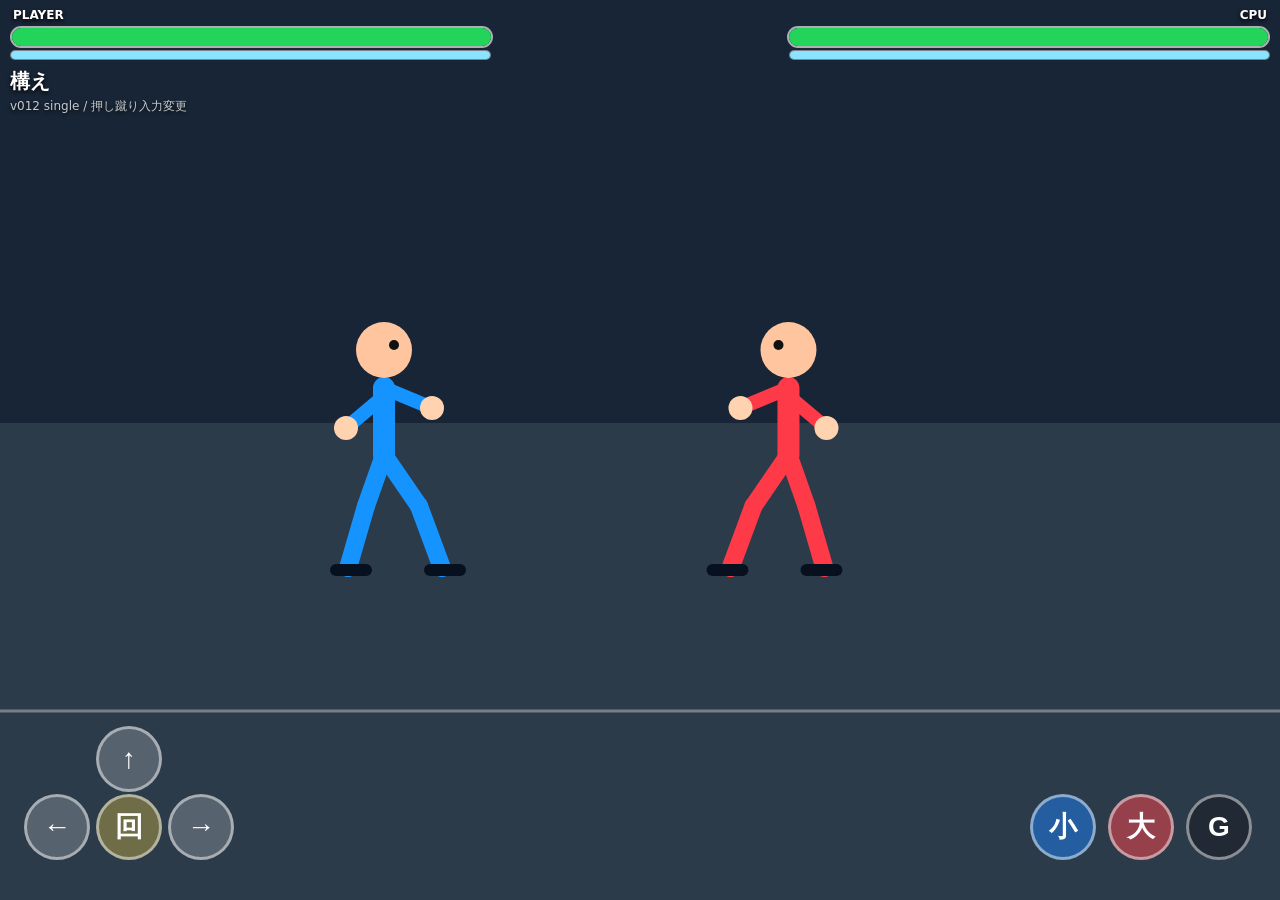
<file: index (4).html>
<!doctype html>
<html lang="ja">
<head>
  <meta charset="utf-8">
  <meta name="viewport" content="width=device-width,initial-scale=1,maximum-scale=1,user-scalable=no">
  <title>Taekwondo v012 Single</title>
  <style>
html,body{
  margin:0;width:100%;height:100%;overflow:hidden;background:#172434;
  touch-action:none;font-family:system-ui,-apple-system,"Noto Sans JP",sans-serif;
}
#game{display:block;width:100vw;height:100vh}
#bars{position:fixed;top:8px;left:10px;right:10px;height:56px;z-index:5;color:#fff;font-weight:900;text-shadow:0 2px 4px #000;pointer-events:none}
.barWrap{position:absolute;top:18px;width:38%;height:18px;border:2px solid rgba(255,255,255,.65);background:rgba(0,0,0,.25);border-radius:12px;overflow:hidden}
.hp{height:100%;width:100%;background:#23d45a}
.balWrap{position:absolute;top:42px;width:38%;height:8px;border:1px solid rgba(255,255,255,.45);background:rgba(0,0,0,.25);border-radius:8px;overflow:hidden}
.bal{height:100%;width:100%;background:#8be4ff}
#pHpWrap,#pBalWrap{left:0}#eHpWrap,#eBalWrap{right:0}
#pLabel{position:absolute;left:3px;top:0;font-size:12px}#eLabel{position:absolute;right:3px;top:0;font-size:12px}
#hud{position:fixed;top:68px;left:10px;color:white;text-shadow:0 2px 4px #000;z-index:4;pointer-events:none}
#moveName{font-size:20px;font-weight:900}
#spinText{font-size:16px;font-weight:900;letter-spacing:.05em;margin-top:3px}
#debug{font-size:12px;opacity:.75;margin-top:3px}
#controls{position:fixed;left:0;right:0;bottom:max(12px,env(safe-area-inset-bottom));height:172px;z-index:10;pointer-events:none}
button{position:absolute;width:66px;height:66px;border-radius:50%;border:3px solid rgba(255,255,255,.48);background:rgba(255,255,255,.20);color:#fff;font-size:28px;font-weight:900;pointer-events:auto;user-select:none;-webkit-tap-highlight-color:transparent}
button.down,button:active{transform:scale(.94);background:rgba(255,255,255,.36)}
.up{left:96px;bottom:96px}.left{left:24px;bottom:28px}.rotate{left:96px;bottom:28px;background:rgba(190,170,70,.45)}.right{left:168px;bottom:28px}
.small{right:184px;bottom:28px;background:rgba(30,135,255,.48)}.big{right:106px;bottom:28px;background:rgba(255,70,80,.50)}.guard{right:28px;bottom:28px;background:rgba(30,35,45,.72)}
@media(max-height:640px){
  #controls{height:148px}button{width:58px;height:58px;font-size:24px}
  .up{left:92px;bottom:82px}.left{left:26px;bottom:22px}.rotate{left:92px;bottom:22px}.right{left:158px;bottom:22px}
  .small{right:164px;bottom:22px}.big{right:94px;bottom:22px}.guard{right:24px;bottom:22px}
}

</style>
</head>
<body>
  <canvas id="game"></canvas>

  <div id="bars">
    <div id="pLabel">PLAYER</div><div id="eLabel">CPU</div>
    <div id="pHpWrap" class="barWrap"><div id="pHp" class="hp"></div></div>
    <div id="eHpWrap" class="barWrap"><div id="eHp" class="hp"></div></div>
    <div id="pBalWrap" class="balWrap"><div id="pBal" class="bal"></div></div>
    <div id="eBalWrap" class="balWrap"><div id="eBal" class="bal"></div></div>
  </div>

  <div id="hud">
    <div id="moveName">構え</div>
    <div id="spinText"></div>
    <div id="debug">v012 single / 押し蹴り入力変更</div>
  </div>

  <div id="controls">
    <button class="up" data-btn="up">↑</button>
    <button class="left" data-btn="left">←</button>
    <button class="rotate" data-btn="rotate">回</button>
    <button class="right" data-btn="right">→</button>
    <button class="small" data-btn="small">小</button>
    <button class="big" data-btn="big">大</button>
    <button class="guard" data-btn="guard">G</button>
  </div>
<script>

/* ===== moves.js ===== */
(function(){
  window.MOVES = {
    idle:{name:"構え",dur:1,frames:[{t:0,pose:"idle"}]},

    ap:{name:"アプチャギ",dur:340,damage:5,bal:8,kb:18,range:105,height:-10,hit:[.45,.62],frames:[
      {t:0,pose:"load"},{t:.28,pose:"knee"},{t:.52,pose:"front",trail:"short"},{t:1,pose:"idle"}
    ]},

    dol:{name:"トルリョチャギ",dur:420,damage:8,bal:10,kb:30,range:125,height:-35,hit:[.50,.68],frames:[
      {t:0,pose:"load"},{t:.30,pose:"knee"},{t:.58,pose:"round",trail:"round"},{t:1,pose:"idle"}
    ]},

    putcho:{name:"プッチョ",dur:250,damage:4,bal:6,kb:14,range:112,height:-35,hit:[.34,.54],frames:[
      {t:0,pose:"stepIn",x:10},{t:.30,pose:"putchoLoad",x:26},{t:.48,pose:"putcho",x:36,trail:"snap"},{t:1,pose:"idle",x:42}
    ]},

    milgi:{name:"押し蹴り",dur:390,damage:3,bal:16,kb:90,range:148,height:-18,hit:[.42,.72],push:true,frames:[
      {t:0,pose:"stepIn",x:12},{t:.25,pose:"pushLoad",x:28},{t:.55,pose:"pushKick",x:45,trail:"push"},{t:1,pose:"idle",x:50}
    ]},

    rot:{name:"回転フェイント",dur:470,frames:[
      {t:0,pose:"closed",y:-8,trail:"bodySpin1"},
      {t:.38,pose:"back",trail:"bodySpin2"},
      {t:.64,pose:"closed",y:-8,trail:"bodySpin3"},
      {t:1,pose:"idle"}
    ]},

    dwit:{name:"ティッチャギ",dur:410,damage:12,bal:18,kb:46,range:160,height:-62,hit:[.56,.76],heavy:true,frames:[
      {t:0,pose:"closed",y:-8,trail:"bodySpin1"},
      {t:.22,pose:"back",y:-3,trail:"bodySpin2"},
      {t:.40,pose:"backLoad",y:-6,trail:"bodySpin3"},
      {t:.64,pose:"backKick",y:-8,trail:"straight"},
      {t:1,pose:"idle"}
    ]},

    huri:{name:"ティフリギ",dur:470,damage:14,bal:22,kb:54,range:145,height:-95,hit:[.54,.78],heavy:true,frames:[
      {t:0,pose:"closed",y:-8,trail:"bodySpin1"},
      {t:.20,pose:"back",y:-4,trail:"bodySpin2"},
      {t:.38,pose:"backKick",y:-8,trail:"straight"},
      {t:.62,pose:"hook",y:-5,trail:"ellipse"},
      {t:1,pose:"idle"}
    ]},

    na:{name:"ネリョチャギ",dur:470,damage:10,bal:12,kb:24,range:112,height:-35,hit:[.52,.72],frames:[
      {t:0,pose:"load"},{t:.30,pose:"axeUp",trail:"axe"},{t:.62,pose:"axeDown",trail:"axe"},{t:1,pose:"idle"}
    ]},

    jumpHuri:{name:"跳びティフリギ",dur:580,damage:17,bal:26,kb:70,range:150,height:-88,hit:[.42,.68],heavy:true,frames:[
      {t:0,pose:"jumpLoad",trail:"bodySpin1"},
      {t:.25,pose:"jumpBack",y:-26,trail:"straight"},
      {t:.50,pose:"jumpHook",y:-20,trail:"ellipse"},
      {t:.75,pose:"land"},{t:1,pose:"idle"}
    ]},

    retDol:{name:"下がりトルリョチャギ",dur:470,damage:7,bal:9,kb:28,range:125,height:-35,hit:[.38,.58],frames:[
      {t:0,pose:"retreat",x:-20},{t:.45,pose:"round",x:-45,trail:"round"},{t:1,pose:"idle",x:-55}
    ]},

    retDwit:{name:"下がり跳びティッチャギ",dur:540,damage:12,bal:18,kb:48,range:160,height:-62,hit:[.36,.60],heavy:true,frames:[
      {t:0,pose:"jumpLoad",x:-10,trail:"bodySpin1"},
      {t:.42,pose:"jumpBack",x:-55,y:-24,trail:"straight"},
      {t:1,pose:"idle",x:-65}
    ]}
  };
})();


/* ===== input.js ===== */
(function(){
  function Input(){
    this.down = new Set();
    this.events = [];
    this.lastTap = {};
    this.doubleTapMs = 260;
    this.setupButtons();
    this.setupKeys();
  }
  Input.prototype.press = function(name){
    const now = performance.now();
    if(this.down.has(name)) return;
    this.down.add(name);
    this.events.push({type:"press",name,time:now});
    if(name==="left" || name==="right"){
      if(now-(this.lastTap[name]||0)<this.doubleTapMs){
        this.events.push({type:"double",name,time:now});
      }
      this.lastTap[name]=now;
    }
  };
  Input.prototype.release = function(name){
    this.down.delete(name);
    this.events.push({type:"release",name,time:performance.now()});
  };
  Input.prototype.isDown = function(name){ return this.down.has(name); };
  Input.prototype.consume = function(){ const e=this.events; this.events=[]; return e; };
  Input.prototype.setupButtons = function(){
    document.querySelectorAll("[data-btn]").forEach(el=>{
      const name=el.dataset.btn;
      el.addEventListener("pointerdown",e=>{e.preventDefault();el.classList.add("down");this.press(name);},{passive:false});
      const up=e=>{e.preventDefault();el.classList.remove("down");this.release(name);};
      el.addEventListener("pointerup",up,{passive:false});
      el.addEventListener("pointercancel",up,{passive:false});
      el.addEventListener("pointerleave",up,{passive:false});
    });
  };
  Input.prototype.setupKeys = function(){
    const map={ArrowUp:"up",ArrowLeft:"left",ArrowRight:"right",ArrowDown:"rotate",z:"small",x:"big",c:"guard",Z:"small",X:"big",C:"guard"};
    addEventListener("keydown",e=>{
      if(e.key==="r"||e.key==="R"){ this.events.push({type:"reset",name:"reset",time:performance.now()}); return; }
      const b=map[e.key]; if(!b) return; e.preventDefault(); this.press(b);
    });
    addEventListener("keyup",e=>{const b=map[e.key]; if(!b) return; e.preventDefault(); this.release(b);});
  };
  window.Input = Input;
})();


/* ===== entities.js ===== */
(function(){
  function Fighter(x,y,facing,color,isPlayer){
    this.x=x; this.y=y; this.f=facing; this.color=color; this.isPlayer=!!isPlayer;
    this.hp=100; this.bal=100; this.id="idle"; this.move=MOVES.idle; this.time=0;
    this.guard=false; this.armed=false; this.stun=0; this.hitFlash=0; this.ko=false;
    this.lastHitMove=null; this.attackCooldown=0; this.counterBoost=0; this.counterText=0;
    this.spinReady=0; this.spinBonus=0; this.spinText=0; this.stepTimer=0; this.stepDir=0;
  }
  Fighter.prototype.start = function(id){
    this.id=id; this.move=MOVES[id]||MOVES.idle; this.time=0; this.lastHitMove=null;
    this.armed=(id==="rot");
  };
  Fighter.prototype.progress = function(){
    return this.move.dur ? Math.min(1,this.time/this.move.dur) : 0;
  };
  Fighter.prototype.frame = function(){
    const p=this.progress(); let f=this.move.frames[0];
    for(const k of this.move.frames){ if(p>=k.t) f=k; }
    return f;
  };
  Fighter.prototype.resetRound = function(x){
    this.x=x; this.hp=100; this.bal=100; this.id="idle"; this.move=MOVES.idle; this.time=0;
    this.guard=false; this.armed=false; this.stun=0; this.hitFlash=0; this.ko=false;
    this.lastHitMove=null; this.attackCooldown=.4; this.counterBoost=0; this.counterText=0;
    this.spinReady=0; this.spinBonus=0; this.spinText=0; this.stepTimer=0; this.stepDir=0;
  };
  window.Fighter = Fighter;
})();


/* ===== effects.js ===== */
(function(){
  window.Effects = { hitStop:0, roundText:0, restartTimer:0, pWins:0, eWins:0, shake:0 };
})();


/* ===== collision.js ===== */
(function(){
  function isGuarding(target){ return target.guard && target.id==="idle" && target.stun<=0; }

  function applyDamage(attacker,target,move){
    let d=move.damage||0;
    const spinBoost = attacker.isPlayer && attacker.spinBonus>0;
    const counterBoost = attacker.isPlayer && attacker.counterBoost>0;
    if(spinBoost) d=Math.ceil(d*(move.heavy?1.25:1.15));
    if(counterBoost){ d=Math.ceil(d*1.5); attacker.counterBoost=0; }

    if(isGuarding(target)){
      d=Math.ceil(d*.25);
      target.bal=Math.min(100,target.bal+4);
      attacker.bal=Math.max(0,attacker.bal-(move.heavy?24:8));
      if(move.heavy){
        attacker.stun = spinBoost ? .62 : .42;
        target.counterBoost=1;
        target.counterText=.8;
      }
    }else{
      target.bal=Math.max(0,target.bal-(move.bal||8)-(spinBoost?10:0));
    }

    const kb=(move.kb||20)+(spinBoost?18:0);
    if(target.f<0) target.x += kb; else target.x -= kb;
    if(move.push && isGuarding(target)) target.x += attacker.f*32;

    target.hp=Math.max(0,target.hp-d);
    target.hitFlash=.18;
    Effects.hitStop = spinBoost ? .065 : (move.heavy ? .045 : .025);
    if(target.bal<=0){ target.stun=1.0; target.bal=45; }

    if(target.hp<=0 && !target.ko){
      target.ko=true;
      Effects.roundText=1.5;
      Effects.restartTimer=2.2;
      if(target.isPlayer) Effects.eWins++; else Effects.pWins++;
    }
  }

  function tryHit(attacker,target){
    const move=attacker.move;
    if(!move.damage || attacker.lastHitMove===attacker.id) return;
    const p=attacker.progress();
    if(!move.hit || p<move.hit[0] || p>move.hit[1]) return;

    const fr=attacker.frame();
    const ax=attacker.x+(fr.x||0)*attacker.f;
    const ay=attacker.y+(fr.y||0);
    const hitX=ax+attacker.f*move.range;
    const hitY=ay+move.height;
    const tx=target.x-target.f*28;
    const ty=target.y-70;

    if(Math.abs(hitX-tx)<68 && Math.abs(hitY-ty)<78){
      applyDamage(attacker,target,move);
      attacker.lastHitMove=attacker.id;
      if(attacker.isPlayer) attacker.spinBonus=0;
    }
  }

  window.Collision = { tryHit };
})();


/* ===== cpu.js ===== */
(function(){
  function updateCPU(cpu,player,dt,W){
    if(cpu.ko) return;
    if(cpu.stun>0){ cpu.stun=Math.max(0,cpu.stun-dt); cpu.guard=false; return; }

    if(cpu.id!=="idle"){
      cpu.time+=dt*1000;
      Collision.tryHit(cpu,player);
      if(cpu.time>cpu.move.dur){ cpu.start("idle"); cpu.attackCooldown=.35+Math.random()*.45; }
      return;
    }

    cpu.attackCooldown=Math.max(0,cpu.attackCooldown-dt);
    const dist=cpu.x-player.x;
    cpu.guard=false;

    if(player.id!=="idle" && player.progress()<.58 && Math.random()<.028) cpu.guard=true;

    if(dist>270) cpu.x-=105*dt;
    else if(dist<145) cpu.x+=115*dt;
    else if(cpu.attackCooldown<=0){
      const r=Math.random();
      if(dist<175 && r<.35) cpu.start("putcho");
      else if(dist<230 && r<.62) cpu.start("milgi");
      else if(r<.80) cpu.start("ap");
      else if(r<.94) cpu.start("dol");
      else cpu.start("na");
    }
    cpu.x=Math.max(W*.18,Math.min(W-70,cpu.x));
  }
  window.CPU = { update:updateCPU };
})();


/* ===== render.js ===== */
(function(){
  function Renderer(canvas){
    this.canvas=canvas; this.ctx=canvas.getContext("2d"); this.resize();
    addEventListener("resize",()=>this.resize());
  }
  Renderer.prototype.resize=function(){
    this.W=innerWidth; this.H=innerHeight; const d=devicePixelRatio||1;
    this.canvas.width=this.W*d; this.canvas.height=this.H*d; this.ctx.setTransform(d,0,0,d,0,0);
  };

  function line(ctx,x1,y1,x2,y2,w,c,a=1){
    ctx.save();ctx.globalAlpha=a;ctx.strokeStyle=c;ctx.lineWidth=w;ctx.lineCap="round";
    ctx.beginPath();ctx.moveTo(x1,y1);ctx.lineTo(x2,y2);ctx.stroke();ctx.restore();
  }
  function arc(ctx,x,y,r,s,e,w=11,a=.35){
    ctx.save();ctx.globalAlpha=a;ctx.strokeStyle="white";ctx.lineWidth=w;ctx.lineCap="round";
    ctx.beginPath();ctx.arc(x,y,r,s,e);ctx.stroke();ctx.restore();
  }
  function ell(ctx,x,y,rx,ry,rot,s,e,w=12,a=.44){
    ctx.save();ctx.globalAlpha=a;ctx.strokeStyle="white";ctx.lineWidth=w;ctx.lineCap="round";
    ctx.beginPath();ctx.ellipse(x,y,rx,ry,rot,s,e);ctx.stroke();ctx.restore();
  }
  function bodySpin(ctx,x,y,f,phase){
    const cx=x+f*2, cy=y-18;
    ell(ctx,cx,cy-20,58,18,-.25,Math.PI*1.05,Math.PI*1.86,10,phase===2?.42:.32);
    ell(ctx,cx,cy+28,54,16,-.22,Math.PI*.10,Math.PI*.86,10,.26);
    if(phase===2) ell(ctx,cx,cy+66,48,15,-.18,Math.PI*.10,Math.PI*.78,9,.22);
  }
  function trails(ctx,x,y,f,t){
    if(!t) return;
    if(t==="bodySpin1") return bodySpin(ctx,x,y,f,1);
    if(t==="bodySpin2") return bodySpin(ctx,x,y,f,2);
    if(t==="bodySpin3") return bodySpin(ctx,x,y,f,3);
    if(t==="short") line(ctx,x+f*34,y,x+f*84,y-3,8,"white",.34);
    if(t==="snap") arc(ctx,x+f*44,y-12,46,f>0?-.55:Math.PI+.55,f>0?.15:Math.PI-.15,9,.35);
    if(t==="push"){
      line(ctx,x+f*126,y-50,x+f*126,y+10,10,"white",.32);
      line(ctx,x+f*98,y-34,x+f*126,y-34,6,"white",.22);
      line(ctx,x+f*98,y-6,x+f*126,y-6,6,"white",.22);
    }
    if(t==="round") arc(ctx,x+f*28,y-10,78,f>0?-.7:Math.PI+.7,f>0?.22:Math.PI-.22,11,.35);
    if(t==="straight") line(ctx,x+f*20,y-35,x+f*170,y-65,12,"white",.40);
    if(t==="ellipse") ell(ctx,x+f*145,y-72,95,44,-.22,f>0?Math.PI*1.08:-.08,f>0?Math.PI*1.88:Math.PI*.92,12,.48);
    if(t==="axe") arc(ctx,x+f*50,y-40,98,f>0?-1.55:Math.PI+1.55,f>0?.65:Math.PI-.65,11,.35);
  }

  function fighter(ctx,u){
    const fr=u.frame(); const x=u.x+(fr.x||0)*u.f, y=u.y+(fr.y||0), f=u.f, color=u.hitFlash>0?"#fff":(u.guard?"#9fd8ff":u.color), pose=fr.pose||"idle";
    const ground=y+118; let head={x,y:y-100}, top={x,y:y-62}, hip={x,y:y+5}, fh={x:x+f*48,y:y-42}, rh={x:x-f*38,y:y-22}, fa={x:x-f*36,y:ground}, fb={x:x+f*58,y:ground}, ka={x:x-f*18,y:y+56}, kb={x:x+f*35,y:y+56};

    if(pose==="load"){hip.x-=f*8;kb.x-=f*16;fb.x-=f*20}
    if(pose==="stepIn"){hip.x+=f*12;fa.x+=f*18;fb.x+=f*18}
    if(pose==="putchoLoad"){kb={x:x+f*44,y:y+8};fb={x:x+f*62,y:y+18}}
    if(pose==="putcho"){kb={x:x+f*55,y:y-14};fb={x:x+f*118,y:y-38}}
    if(pose==="pushLoad"){hip.x-=f*4;kb={x:x+f*45,y:y-2};fb={x:x+f*58,y:y+8}}
    if(pose==="pushKick"){hip.x-=f*12;top.x-=f*8;kb={x:x+f*78,y:y-18};fb={x:x+f*150,y:y-18};fh={x:x+f*34,y:y-42}}
    if(pose==="knee"){kb={x:x+f*50,y:y};fb={x:x+f*70,y:y+10}}
    if(pose==="front"){kb={x:x+f*58,y:y-5};fb={x:x+f*125,y:y-10}}
    if(pose==="round"){hip.x-=f*6;kb={x:x+f*60,y:y-10};fb={x:x+f*135,y:y-35}}
    if(pose==="axeUp"){kb={x:x+f*52,y:y-55};fb={x:x+f*75,y:y-132}}
    if(pose==="axeDown"){kb={x:x+f*78,y:y-35};fb={x:x+f*116,y:y+24}}
    if(pose==="closed"){fa={x:x-f*10,y:ground-18};fb={x:x+f*12,y:ground-18};ka={x:x-f*8,y:y+58};kb={x:x+f*10,y:y+58};fh={x:x+f*25,y:y-40};rh={x:x-f*25,y:y-30}}
    if(pose==="back"){head.x=x-f*8;fh={x:x-f*28,y:y-35};rh={x:x+f*20,y:y-30};fa={x:x+f*25,y:ground};fb={x:x-f*42,y:ground};ka={x:x+f*18,y:y+55};kb={x:x-f*26,y:y+55}}
    if(pose==="backLoad"){head.x=x-f*22;hip.x=x-f*6;kb={x:x+f*18,y:y};fb={x:x+f*40,y:y+20};fa={x:x-f*8,y:ground}}
    if(pose==="backKick"||pose==="jumpBack"){head.x=x-f*24;top.x=x-f*10;hip.x=x-f*8;kb={x:x+f*70,y:y-34};fb={x:x+f*160,y:y-62};fa={x:x-f*6,y:ground};ka={x:x-f*4,y:y+58}}
    if(pose==="hook"||pose==="jumpHook"){head.x=x-f*22;top.x=x-f*10;hip.x=x-f*6;kb={x:x+f*96,y:y-72};fb={x:x+f*130,y:y-110};fa={x:x-f*8,y:ground};ka={x:x-f*5,y:y+58}}
    if(pose==="jumpLoad"){hip.y+=6;kb={x:x+f*30,y:y+25};fb={x:x+f*46,y:y+48}}
    if(pose==="retreat"){hip.x-=f*18;fa.x-=f*22;fb.x-=f*28}
    if(pose==="land")hip.y+=8;

    trails(ctx,x,y,f,fr.trail);
    if(u.spinBonus && (fr.trail==="straight"||fr.trail==="ellipse")){
      ctx.save();ctx.globalAlpha=.42;ctx.strokeStyle="white";ctx.lineWidth=5;ctx.beginPath();ctx.arc(x+f*80,y-55,42,0,Math.PI*2);ctx.stroke();ctx.restore();
    }
    if(u.guard){ctx.save();ctx.globalAlpha=.55;ctx.strokeStyle="#9fd8ff";ctx.lineWidth=5;ctx.beginPath();ctx.arc(x+f*42,y-45,42,f>0?2.1:-1.1,f>0?4.2:1.1);ctx.stroke();ctx.restore();}

    line(ctx,top.x,top.y,hip.x,hip.y,22,color);
    line(ctx,top.x,top.y,fh.x,fh.y,14,color); line(ctx,top.x,top.y+8,rh.x,rh.y,14,color);
    line(ctx,hip.x,hip.y,ka.x,ka.y,18,color); line(ctx,ka.x,ka.y,fa.x,fa.y,18,color);
    line(ctx,hip.x,hip.y,kb.x,kb.y,18,color); line(ctx,kb.x,kb.y,fb.x,fb.y,18,color);
    line(ctx,fa.x-f*12,fa.y+2,fa.x+f*18,fa.y+2,12,"#07101f");
    if(pose==="pushKick"){
      // 押し蹴り：足裏を相手に向ける。足先ではなく「縦の面」で押す。
      ctx.save();
      ctx.strokeStyle="#07101f";
      ctx.lineWidth=18;
      ctx.lineCap="round";
      ctx.beginPath();
      ctx.moveTo(fb.x+f*4,fb.y-30);
      ctx.lineTo(fb.x+f*4,fb.y+30);
      ctx.stroke();

      // 足裏の面をわかりやすくする白いハイライト
      ctx.globalAlpha=.35;
      ctx.strokeStyle="white";
      ctx.lineWidth=4;
      ctx.beginPath();
      ctx.moveTo(fb.x-f*3,fb.y-22);
      ctx.lineTo(fb.x-f*3,fb.y+22);
      ctx.stroke();
      ctx.restore();
    }else{
      line(ctx,fb.x-f*12,fb.y+2,fb.x+f*18,fb.y+2,12,"#07101f");
    }
    ctx.fillStyle="#ffd2b0"; ctx.beginPath();ctx.arc(fh.x,fh.y,12,0,Math.PI*2);ctx.fill(); ctx.beginPath();ctx.arc(rh.x,rh.y,12,0,Math.PI*2);ctx.fill();
    ctx.fillStyle="#ffc59f"; ctx.beginPath();ctx.arc(head.x,head.y,28,0,Math.PI*2);ctx.fill(); ctx.fillStyle="#111";ctx.beginPath();ctx.arc(head.x+f*10,head.y-5,5,0,Math.PI*2);ctx.fill();

    if(u.hitFlash>0){
      ctx.save();ctx.strokeStyle="white";ctx.lineWidth=4;ctx.globalAlpha=.9;const sx=x+f*42,sy=y-78;
      ctx.beginPath();ctx.moveTo(sx-18,sy);ctx.lineTo(sx+18,sy);ctx.moveTo(sx,sy-18);ctx.lineTo(sx,sy+18);ctx.moveTo(sx-13,sy-13);ctx.lineTo(sx+13,sy+13);ctx.moveTo(sx-13,sy+13);ctx.lineTo(sx+13,sy-13);ctx.stroke();ctx.restore();
    }
  }

  Renderer.prototype.draw=function(player,cpu){
    const ctx=this.ctx,W=this.W,H=this.H;
    ctx.fillStyle="#182536";ctx.fillRect(0,0,W,H);
    ctx.fillStyle="#2c3b49";ctx.fillRect(0,H*.47,W,H*.53);
    line(ctx,0,H*.79,W,H*.79,3,"rgba(255,255,255,.35)");
    fighter(ctx,cpu); fighter(ctx,player);
    if(player.counterText>0){ctx.save();ctx.fillStyle="white";ctx.font="900 26px system-ui";ctx.fillText("COUNTER CHANCE!",W*.33,H*.28);ctx.restore();}
    if(Effects.roundText>0 || player.ko || cpu.ko){
      ctx.save();ctx.textAlign="center";ctx.fillStyle="white";ctx.font="900 54px system-ui";ctx.fillText(player.ko?"YOU LOSE":"K.O.",W/2,H*.34);
      ctx.font="900 18px system-ui";ctx.fillText("NEXT ROUND...",W/2,H*.34+36);ctx.fillText("PLAYER "+Effects.pWins+" - "+Effects.eWins+" CPU",W/2,H*.34+62);ctx.restore();
    }
  };
  window.Renderer=Renderer;
})();


/* ===== game.js ===== */
(function(){
  const canvas=document.getElementById("game");
  const renderer=new Renderer(canvas);
  const input=new Input();
  const player=new Fighter(innerWidth*.30,innerHeight*.50,1,"#1594ff",true);
  const cpu=new Fighter(innerWidth*.70,innerHeight*.50,-1,"#ff3a48",false);

  function updateHud(){
    document.getElementById("pHp").style.width=player.hp+"%";
    document.getElementById("eHp").style.width=cpu.hp+"%";
    document.getElementById("pBal").style.width=player.bal+"%";
    document.getElementById("eBal").style.width=cpu.bal+"%";
    const spin=document.getElementById("spinText");
    if(player.spinText>0) spin.textContent="SPIN BONUS!";
    else if(player.spinReady>0 && player.id==="rot") spin.textContent="SPIN READY";
    else spin.textContent="";
  }

  function resetAll(){
    Effects.hitStop=0;Effects.roundText=0;Effects.restartTimer=0;Effects.pWins=0;Effects.eWins=0;
    player.resetRound(innerWidth*.30); cpu.resetRound(innerWidth*.70);
    document.getElementById("moveName").textContent="構え";
  }

  function startPlayer(id){
    player.start(id);
    document.getElementById("moveName").textContent=player.move.name;
  }

  function handleInput(dt){
    player.guard=input.isDown("guard") && player.id==="idle" && player.stun<=0;
    player.spinReady=Math.max(0,player.spinReady-dt);
    player.spinText=Math.max(0,player.spinText-dt);
    player.stepTimer=Math.max(0,player.stepTimer-dt);
    player.counterText=Math.max(0,player.counterText-dt);

    const evs=input.consume();
    for(const ev of evs){
      if(ev.type==="reset"){ resetAll(); continue; }
      if(ev.type==="double" && ev.name==="right"){ player.stepTimer=.32; player.stepDir=1; player.x+=40; continue; }
      if(ev.type==="double" && ev.name==="left"){ player.stepTimer=.32; player.stepDir=-1; player.x-=40; continue; }
      if(ev.type!=="press" || player.stun>0 || player.ko) continue;

      const up=input.isDown("up"), back=input.isDown("left"), forward=input.isDown("right");
      if((player.armed || player.id==="rot" || player.spinReady>0) && ev.name==="small"){
        player.spinBonus=player.spinReady>0?1:0; if(player.spinBonus)player.spinText=.55; startPlayer("dwit");
      }else if((player.armed || player.id==="rot" || player.spinReady>0) && ev.name==="big"){
        player.spinBonus=player.spinReady>0?1:0; if(player.spinBonus)player.spinText=.55; startPlayer("huri");
      }else if(ev.name==="rotate"){
        startPlayer("rot");
      }else if(ev.name==="small" && up){
        startPlayer("na");
      }else if(ev.name==="big" && up){
        startPlayer("jumpHuri");
      }else if((ev.name==="small" || ev.name==="big") && input.isDown("guard") && (forward || (player.stepTimer>0 && player.stepDir===1))){
        startPlayer("milgi");
      }else if(ev.name==="small" && (forward || (player.stepTimer>0 && player.stepDir===1))){
        startPlayer("putcho");
      }else if(ev.name==="small" && back){
        startPlayer("retDol");
      }else if(ev.name==="big" && back){
        startPlayer("retDwit");
      }else if(ev.name==="small"){
        startPlayer("ap");
      }else if(ev.name==="big"){
        startPlayer("dol");
      }
    }
  }

  function updatePlayer(dt){
    if(player.stun>0){ player.stun=Math.max(0,player.stun-dt); return; }
    if(player.id==="idle"){
      if(input.isDown("left")) player.x-=160*dt;
      if(input.isDown("right")) player.x+=160*dt;
    }else{
      if(player.id==="rot" || player.id==="dwit" || player.id==="huri"){
        if(input.isDown("right")) player.x+=90*dt;
        if(input.isDown("left")) player.x-=90*dt;
      }
      player.time+=dt*1000;
      if(player.id==="rot"){
        const rp=player.progress();
        if(rp>.76 && rp<.96) player.spinReady=input.isDown("right")?.22:.16;
      }
      Collision.tryHit(player,cpu);
      if(player.time>player.move.dur) startPlayer("idle");
    }
    player.x=Math.max(60,Math.min(innerWidth-60,player.x));
  }

  function updateRound(dt){
    if(player.ko || cpu.ko){
      Effects.roundText=Math.max(0,Effects.roundText-dt);
      Effects.restartTimer=Math.max(0,Effects.restartTimer-dt);
      if(Effects.restartTimer<=0){
        player.resetRound(innerWidth*.30);
        cpu.resetRound(innerWidth*.70);
        Effects.roundText=0; Effects.hitStop=0;
        document.getElementById("moveName").textContent="構え";
      }
      return true;
    }
    return false;
  }

  let last=performance.now();
  function loop(now){
    const dt=Math.min(.033,(now-last)/1000); last=now;
    player.y=innerHeight*.50; cpu.y=innerHeight*.50;

    if(Effects.hitStop>0){ Effects.hitStop=Math.max(0,Effects.hitStop-dt); updateHud(); renderer.draw(player,cpu); requestAnimationFrame(loop); return; }
    if(!updateRound(dt)){
      handleInput(dt);
      updatePlayer(dt);
      CPU.update(cpu,player,dt,innerWidth);
      Collision.tryHit(cpu,player);
      player.hitFlash=Math.max(0,player.hitFlash-dt); cpu.hitFlash=Math.max(0,cpu.hitFlash-dt);
    }
    updateHud();
    renderer.draw(player,cpu);
    requestAnimationFrame(loop);
  }
  resetAll();
  requestAnimationFrame(loop);
})();

</script>
</body>
</html>
</file>
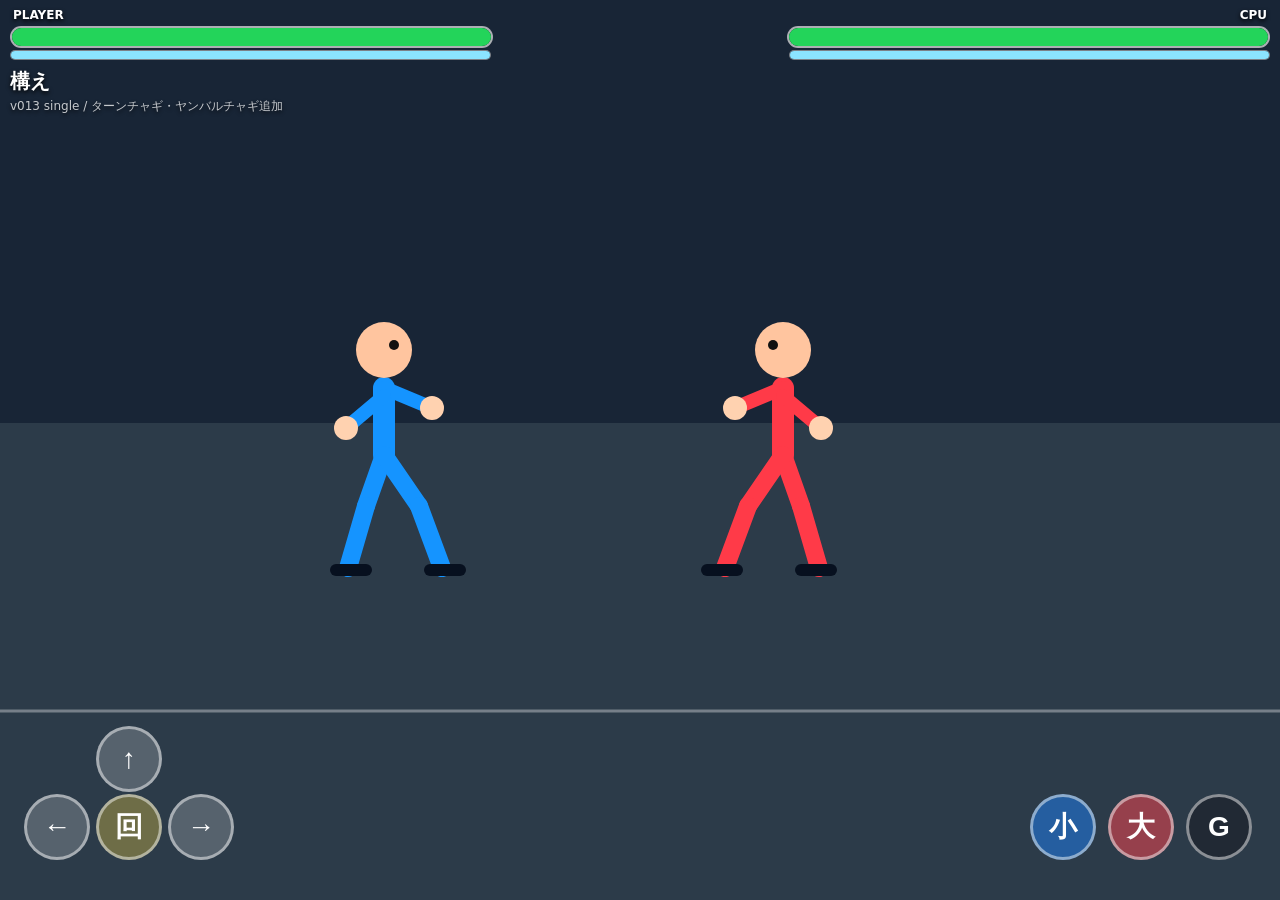
<file: index (5).html>
<!doctype html>
<html lang="ja">
<head>
  <meta charset="utf-8">
  <meta name="viewport" content="width=device-width,initial-scale=1,maximum-scale=1,user-scalable=no">
  <title>Taekwondo v013 Single</title>
  <style>
html,body{
  margin:0;width:100%;height:100%;overflow:hidden;background:#172434;
  touch-action:none;font-family:system-ui,-apple-system,"Noto Sans JP",sans-serif;
}
#game{display:block;width:100vw;height:100vh}
#bars{position:fixed;top:8px;left:10px;right:10px;height:56px;z-index:5;color:#fff;font-weight:900;text-shadow:0 2px 4px #000;pointer-events:none}
.barWrap{position:absolute;top:18px;width:38%;height:18px;border:2px solid rgba(255,255,255,.65);background:rgba(0,0,0,.25);border-radius:12px;overflow:hidden}
.hp{height:100%;width:100%;background:#23d45a}
.balWrap{position:absolute;top:42px;width:38%;height:8px;border:1px solid rgba(255,255,255,.45);background:rgba(0,0,0,.25);border-radius:8px;overflow:hidden}
.bal{height:100%;width:100%;background:#8be4ff}
#pHpWrap,#pBalWrap{left:0}#eHpWrap,#eBalWrap{right:0}
#pLabel{position:absolute;left:3px;top:0;font-size:12px}#eLabel{position:absolute;right:3px;top:0;font-size:12px}
#hud{position:fixed;top:68px;left:10px;color:white;text-shadow:0 2px 4px #000;z-index:4;pointer-events:none}
#moveName{font-size:20px;font-weight:900}
#spinText{font-size:16px;font-weight:900;letter-spacing:.05em;margin-top:3px}
#debug{font-size:12px;opacity:.75;margin-top:3px}
#controls{position:fixed;left:0;right:0;bottom:max(12px,env(safe-area-inset-bottom));height:172px;z-index:10;pointer-events:none}
button{position:absolute;width:66px;height:66px;border-radius:50%;border:3px solid rgba(255,255,255,.48);background:rgba(255,255,255,.20);color:#fff;font-size:28px;font-weight:900;pointer-events:auto;user-select:none;-webkit-tap-highlight-color:transparent}
button.down,button:active{transform:scale(.94);background:rgba(255,255,255,.36)}
.up{left:96px;bottom:96px}.left{left:24px;bottom:28px}.rotate{left:96px;bottom:28px;background:rgba(190,170,70,.45)}.right{left:168px;bottom:28px}
.small{right:184px;bottom:28px;background:rgba(30,135,255,.48)}.big{right:106px;bottom:28px;background:rgba(255,70,80,.50)}.guard{right:28px;bottom:28px;background:rgba(30,35,45,.72)}
@media(max-height:640px){
  #controls{height:148px}button{width:58px;height:58px;font-size:24px}
  .up{left:92px;bottom:82px}.left{left:26px;bottom:22px}.rotate{left:92px;bottom:22px}.right{left:158px;bottom:22px}
  .small{right:164px;bottom:22px}.big{right:94px;bottom:22px}.guard{right:24px;bottom:22px}
}

</style>
</head>
<body>
  <canvas id="game"></canvas>

  <div id="bars">
    <div id="pLabel">PLAYER</div><div id="eLabel">CPU</div>
    <div id="pHpWrap" class="barWrap"><div id="pHp" class="hp"></div></div>
    <div id="eHpWrap" class="barWrap"><div id="eHp" class="hp"></div></div>
    <div id="pBalWrap" class="balWrap"><div id="pBal" class="bal"></div></div>
    <div id="eBalWrap" class="balWrap"><div id="eBal" class="bal"></div></div>
  </div>

  <div id="hud">
    <div id="moveName">構え</div>
    <div id="spinText"></div>
    <div id="debug">v013 single / ターンチャギ・ヤンバルチャギ追加</div>
  </div>

  <div id="controls">
    <button class="up" data-btn="up">↑</button>
    <button class="left" data-btn="left">←</button>
    <button class="rotate" data-btn="rotate">回</button>
    <button class="right" data-btn="right">→</button>
    <button class="small" data-btn="small">小</button>
    <button class="big" data-btn="big">大</button>
    <button class="guard" data-btn="guard">G</button>
  </div>
<script>

/* ===== moves.js ===== */
(function(){
  window.MOVES = {
    idle:{name:"構え",dur:1,frames:[{t:0,pose:"idle"}]},

    ap:{name:"アプチャギ",dur:340,damage:5,bal:8,kb:18,range:105,height:-10,hit:[.45,.62],frames:[
      {t:0,pose:"load"},{t:.28,pose:"knee"},{t:.52,pose:"front",trail:"short"},{t:1,pose:"idle"}
    ]},

    dol:{name:"トルリョチャギ",dur:420,damage:8,bal:10,kb:30,range:125,height:-35,hit:[.50,.68],frames:[
      {t:0,pose:"load"},{t:.30,pose:"knee"},{t:.58,pose:"round",trail:"round"},{t:1,pose:"idle"}
    ]},

    putcho:{name:"プッチョ",dur:250,damage:4,bal:6,kb:14,range:112,height:-35,hit:[.34,.54],frames:[
      {t:0,pose:"stepIn",x:10},{t:.30,pose:"putchoLoad",x:26},{t:.48,pose:"putcho",x:36,trail:"snap"},{t:1,pose:"idle",x:42}
    ]},

    yanbal:{name:"ヤンバルチャギ",dur:430,damage:9,bal:14,kb:24,range:122,height:-34,hit:[.28,.78],multi:true,frames:[
      {t:0,pose:"putchoLoad"},
      {t:.22,pose:"putcho",trail:"snap"},
      {t:.42,pose:"recoil"},
      {t:.62,pose:"putcho2",trail:"snap2"},
      {t:1,pose:"idle"}
    ]},

    milgi:{name:"押し蹴り",dur:390,damage:3,bal:16,kb:90,range:148,height:-18,hit:[.42,.72],push:true,frames:[
      {t:0,pose:"stepIn",x:12},{t:.25,pose:"pushLoad",x:28},{t:.55,pose:"pushKick",x:45,trail:"push"},{t:1,pose:"idle",x:50}
    ]},

    rot:{name:"回転フェイント",dur:470,frames:[
      {t:0,pose:"closed",y:-8,trail:"bodySpin1"},
      {t:.38,pose:"back",trail:"bodySpin2"},
      {t:.64,pose:"closed",y:-8,trail:"bodySpin3"},
      {t:1,pose:"idle"}
    ]},

    dwit:{name:"ティッチャギ",dur:410,damage:12,bal:18,kb:46,range:160,height:-62,hit:[.56,.76],heavy:true,frames:[
      {t:0,pose:"closed",y:-8,trail:"bodySpin1"},
      {t:.22,pose:"back",y:-3,trail:"bodySpin2"},
      {t:.40,pose:"backLoad",y:-6,trail:"bodySpin3"},
      {t:.64,pose:"backKick",y:-8,trail:"straight"},
      {t:1,pose:"idle"}
    ]},

    huri:{name:"ティフリギ",dur:470,damage:14,bal:22,kb:54,range:145,height:-95,hit:[.54,.78],heavy:true,frames:[
      {t:0,pose:"closed",y:-8,trail:"bodySpin1"},
      {t:.20,pose:"back",y:-4,trail:"bodySpin2"},
      {t:.38,pose:"backKick",y:-8,trail:"straight"},
      {t:.62,pose:"hook",y:-5,trail:"ellipse"},
      {t:1,pose:"idle"}
    ]},

    turn:{name:"ターンチャギ",dur:680,damage:20,bal:30,kb:82,range:165,height:-88,hit:[.58,.82],heavy:true,frames:[
      {t:0,pose:"closed",y:-8,trail:"bodySpin1"},
      {t:.18,pose:"back",y:-4,trail:"bodySpin2"},
      {t:.34,pose:"closed",y:-8,trail:"bodySpin3"},
      {t:.52,pose:"turnLoad",trail:"bodySpin2"},
      {t:.70,pose:"turnKick",trail:"bigEllipse"},
      {t:1,pose:"idle"}
    ]},

    na:{name:"ネリョチャギ",dur:470,damage:10,bal:12,kb:24,range:112,height:-35,hit:[.52,.72],frames:[
      {t:0,pose:"load"},{t:.30,pose:"axeUp",trail:"axe"},{t:.62,pose:"axeDown",trail:"axe"},{t:1,pose:"idle"}
    ]},

    jumpHuri:{name:"跳びティフリギ",dur:580,damage:17,bal:26,kb:70,range:150,height:-88,hit:[.42,.68],heavy:true,frames:[
      {t:0,pose:"jumpLoad",trail:"bodySpin1"},
      {t:.25,pose:"jumpBack",y:-26,trail:"straight"},
      {t:.50,pose:"jumpHook",y:-20,trail:"ellipse"},
      {t:.75,pose:"land"},{t:1,pose:"idle"}
    ]},

    retDol:{name:"下がりトルリョチャギ",dur:470,damage:7,bal:9,kb:28,range:125,height:-35,hit:[.38,.58],frames:[
      {t:0,pose:"retreat",x:-20},{t:.45,pose:"round",x:-45,trail:"round"},{t:1,pose:"idle",x:-55}
    ]},

    retDwit:{name:"下がり跳びティッチャギ",dur:540,damage:12,bal:18,kb:48,range:160,height:-62,hit:[.36,.60],heavy:true,frames:[
      {t:0,pose:"jumpLoad",x:-10,trail:"bodySpin1"},
      {t:.42,pose:"jumpBack",x:-55,y:-24,trail:"straight"},
      {t:1,pose:"idle",x:-65}
    ]}
  };
})();


/* ===== input.js ===== */
(function(){
  function Input(){
    this.down = new Set();
    this.events = [];
    this.lastTap = {};
    this.doubleTapMs = 260;
    this.setupButtons();
    this.setupKeys();
  }
  Input.prototype.press = function(name){
    const now = performance.now();
    if(this.down.has(name)) return;
    this.down.add(name);
    this.events.push({type:"press",name,time:now});
    if(name==="left" || name==="right"){
      if(now-(this.lastTap[name]||0)<this.doubleTapMs){
        this.events.push({type:"double",name,time:now});
      }
      this.lastTap[name]=now;
    }
  };
  Input.prototype.release = function(name){
    this.down.delete(name);
    this.events.push({type:"release",name,time:performance.now()});
  };
  Input.prototype.isDown = function(name){ return this.down.has(name); };
  Input.prototype.consume = function(){ const e=this.events; this.events=[]; return e; };
  Input.prototype.setupButtons = function(){
    document.querySelectorAll("[data-btn]").forEach(el=>{
      const name=el.dataset.btn;
      el.addEventListener("pointerdown",e=>{e.preventDefault();el.classList.add("down");this.press(name);},{passive:false});
      const up=e=>{e.preventDefault();el.classList.remove("down");this.release(name);};
      el.addEventListener("pointerup",up,{passive:false});
      el.addEventListener("pointercancel",up,{passive:false});
      el.addEventListener("pointerleave",up,{passive:false});
    });
  };
  Input.prototype.setupKeys = function(){
    const map={ArrowUp:"up",ArrowLeft:"left",ArrowRight:"right",ArrowDown:"rotate",z:"small",x:"big",c:"guard",Z:"small",X:"big",C:"guard"};
    addEventListener("keydown",e=>{
      if(e.key==="r"||e.key==="R"){ this.events.push({type:"reset",name:"reset",time:performance.now()}); return; }
      const b=map[e.key]; if(!b) return; e.preventDefault(); this.press(b);
    });
    addEventListener("keyup",e=>{const b=map[e.key]; if(!b) return; e.preventDefault(); this.release(b);});
  };
  window.Input = Input;
})();


/* ===== entities.js ===== */
(function(){
  function Fighter(x,y,facing,color,isPlayer){
    this.x=x; this.y=y; this.f=facing; this.color=color; this.isPlayer=!!isPlayer;
    this.hp=100; this.bal=100; this.id="idle"; this.move=MOVES.idle; this.time=0;
    this.guard=false; this.armed=false; this.stun=0; this.hitFlash=0; this.ko=false;
    this.lastHitMove=null; this.attackCooldown=0; this.counterBoost=0; this.counterText=0;
    this.spinReady=0; this.spinBonus=0; this.spinText=0; this.stepTimer=0; this.stepDir=0; this.turnReady=0; this.rotateTapTimer=0; this.lastSmallTap=0; this.smallChainReady=0; this.turnDir=0; this.turnReady=0; this.rotateTapTimer=0; this.lastSmallTap=0; this.smallChainReady=0; this.turnDir=0;
  }
  Fighter.prototype.start = function(id){
    this.id=id; this.move=MOVES[id]||MOVES.idle; this.time=0; this.lastHitMove=null;
    this.armed=(id==="rot");
  };
  Fighter.prototype.progress = function(){
    return this.move.dur ? Math.min(1,this.time/this.move.dur) : 0;
  };
  Fighter.prototype.frame = function(){
    const p=this.progress(); let f=this.move.frames[0];
    for(const k of this.move.frames){ if(p>=k.t) f=k; }
    return f;
  };
  Fighter.prototype.resetRound = function(x){
    this.x=x; this.hp=100; this.bal=100; this.id="idle"; this.move=MOVES.idle; this.time=0;
    this.guard=false; this.armed=false; this.stun=0; this.hitFlash=0; this.ko=false;
    this.lastHitMove=null; this.attackCooldown=.4; this.counterBoost=0; this.counterText=0;
    this.spinReady=0; this.spinBonus=0; this.spinText=0; this.stepTimer=0; this.stepDir=0; this.turnReady=0; this.rotateTapTimer=0; this.lastSmallTap=0; this.smallChainReady=0; this.turnDir=0; this.turnReady=0; this.rotateTapTimer=0; this.lastSmallTap=0; this.smallChainReady=0; this.turnDir=0;
  };
  window.Fighter = Fighter;
})();


/* ===== effects.js ===== */
(function(){
  window.Effects = { hitStop:0, roundText:0, restartTimer:0, pWins:0, eWins:0, shake:0 };
})();


/* ===== collision.js ===== */
(function(){
  function isGuarding(target){ return target.guard && target.id==="idle" && target.stun<=0; }

  function applyDamage(attacker,target,move){
    let d=move.damage||0;
    const spinBoost = attacker.isPlayer && attacker.spinBonus>0;
    const counterBoost = attacker.isPlayer && attacker.counterBoost>0;
    if(spinBoost) d=Math.ceil(d*(move.heavy?1.25:1.15));
    if(counterBoost){ d=Math.ceil(d*1.5); attacker.counterBoost=0; }

    if(isGuarding(target)){
      d=Math.ceil(d*.25);
      target.bal=Math.min(100,target.bal+4);
      attacker.bal=Math.max(0,attacker.bal-(move.heavy?24:8));
      if(move.heavy){
        attacker.stun = spinBoost ? .62 : .42;
        target.counterBoost=1;
        target.counterText=.8;
      }
    }else{
      target.bal=Math.max(0,target.bal-(move.bal||8)-(spinBoost?10:0));
    }

    const kb=(move.kb||20)+(spinBoost?18:0);
    if(target.f<0) target.x += kb; else target.x -= kb;
    if(move.push && isGuarding(target)) target.x += attacker.f*32;

    target.hp=Math.max(0,target.hp-d);
    target.hitFlash=.18;
    Effects.hitStop = spinBoost ? .065 : (move.heavy ? .045 : .025);
    if(target.bal<=0){ target.stun=1.0; target.bal=45; }

    if(target.hp<=0 && !target.ko){
      target.ko=true;
      Effects.roundText=1.5;
      Effects.restartTimer=2.2;
      if(target.isPlayer) Effects.eWins++; else Effects.pWins++;
    }
  }

  function tryHit(attacker,target){
    const move=attacker.move;
    if(!move.damage) return;
    const p=attacker.progress();
    if(!move.hit || p<move.hit[0] || p>move.hit[1]) return;
    let hitKey=attacker.id;
    if(move.multi){ hitKey = attacker.id + (p<.50 ? "_1" : "_2"); }
    if(attacker.lastHitMove===hitKey) return;

    const fr=attacker.frame();
    const ax=attacker.x+(fr.x||0)*attacker.f;
    const ay=attacker.y+(fr.y||0);
    const hitX=ax+attacker.f*move.range;
    const hitY=ay+move.height;
    const tx=target.x-target.f*28;
    const ty=target.y-70;

    if(Math.abs(hitX-tx)<68 && Math.abs(hitY-ty)<78){
      applyDamage(attacker,target,move);
      attacker.lastHitMove=hitKey;
      if(attacker.isPlayer) attacker.spinBonus=0;
    }
  }

  window.Collision = { tryHit };
})();


/* ===== cpu.js ===== */
(function(){
  function updateCPU(cpu,player,dt,W){
    if(cpu.ko) return;
    if(cpu.stun>0){ cpu.stun=Math.max(0,cpu.stun-dt); cpu.guard=false; return; }

    if(cpu.id!=="idle"){
      cpu.time+=dt*1000;
      Collision.tryHit(cpu,player);
      if(cpu.time>cpu.move.dur){ cpu.start("idle"); cpu.attackCooldown=.35+Math.random()*.45; }
      return;
    }

    cpu.attackCooldown=Math.max(0,cpu.attackCooldown-dt);
    const dist=cpu.x-player.x;
    cpu.guard=false;

    if(player.id!=="idle" && player.progress()<.58 && Math.random()<.028) cpu.guard=true;

    if(dist>270) cpu.x-=105*dt;
    else if(dist<145) cpu.x+=115*dt;
    else if(cpu.attackCooldown<=0){
      const r=Math.random();
      if(dist<175 && r<.24) cpu.start("putcho");
      else if(dist<175 && r<.38) cpu.start("yanbal");
      else if(dist<230 && r<.62) cpu.start("milgi");
      else if(r<.80) cpu.start("ap");
      else if(r<.94) cpu.start("dol");
      else cpu.start("na");
    }
    cpu.x=Math.max(W*.18,Math.min(W-70,cpu.x));
  }
  window.CPU = { update:updateCPU };
})();


/* ===== render.js ===== */
(function(){
  function Renderer(canvas){
    this.canvas=canvas; this.ctx=canvas.getContext("2d"); this.resize();
    addEventListener("resize",()=>this.resize());
  }
  Renderer.prototype.resize=function(){
    this.W=innerWidth; this.H=innerHeight; const d=devicePixelRatio||1;
    this.canvas.width=this.W*d; this.canvas.height=this.H*d; this.ctx.setTransform(d,0,0,d,0,0);
  };

  function line(ctx,x1,y1,x2,y2,w,c,a=1){
    ctx.save();ctx.globalAlpha=a;ctx.strokeStyle=c;ctx.lineWidth=w;ctx.lineCap="round";
    ctx.beginPath();ctx.moveTo(x1,y1);ctx.lineTo(x2,y2);ctx.stroke();ctx.restore();
  }
  function arc(ctx,x,y,r,s,e,w=11,a=.35){
    ctx.save();ctx.globalAlpha=a;ctx.strokeStyle="white";ctx.lineWidth=w;ctx.lineCap="round";
    ctx.beginPath();ctx.arc(x,y,r,s,e);ctx.stroke();ctx.restore();
  }
  function ell(ctx,x,y,rx,ry,rot,s,e,w=12,a=.44){
    ctx.save();ctx.globalAlpha=a;ctx.strokeStyle="white";ctx.lineWidth=w;ctx.lineCap="round";
    ctx.beginPath();ctx.ellipse(x,y,rx,ry,rot,s,e);ctx.stroke();ctx.restore();
  }
  function bodySpin(ctx,x,y,f,phase){
    const cx=x+f*2, cy=y-18;
    ell(ctx,cx,cy-20,58,18,-.25,Math.PI*1.05,Math.PI*1.86,10,phase===2?.42:.32);
    ell(ctx,cx,cy+28,54,16,-.22,Math.PI*.10,Math.PI*.86,10,.26);
    if(phase===2) ell(ctx,cx,cy+66,48,15,-.18,Math.PI*.10,Math.PI*.78,9,.22);
  }
  function trails(ctx,x,y,f,t){
    if(!t) return;
    if(t==="bodySpin1") return bodySpin(ctx,x,y,f,1);
    if(t==="bodySpin2") return bodySpin(ctx,x,y,f,2);
    if(t==="bodySpin3") return bodySpin(ctx,x,y,f,3);
    if(t==="short") line(ctx,x+f*34,y,x+f*84,y-3,8,"white",.34);
    if(t==="snap") arc(ctx,x+f*44,y-12,46,f>0?-.55:Math.PI+.55,f>0?.15:Math.PI-.15,9,.35);
    if(t==="snap2") arc(ctx,x+f*54,y-14,52,f>0?-.60:Math.PI+.60,f>0?.20:Math.PI-.20,10,.38);
    if(t==="push"){
      line(ctx,x+f*126,y-50,x+f*126,y+10,10,"white",.32);
      line(ctx,x+f*98,y-34,x+f*126,y-34,6,"white",.22);
      line(ctx,x+f*98,y-6,x+f*126,y-6,6,"white",.22);
    }
    if(t==="round") arc(ctx,x+f*28,y-10,78,f>0?-.7:Math.PI+.7,f>0?.22:Math.PI-.22,11,.35);
    if(t==="straight") line(ctx,x+f*20,y-35,x+f*170,y-65,12,"white",.40);
    if(t==="ellipse") ell(ctx,x+f*145,y-72,95,44,-.22,f>0?Math.PI*1.08:-.08,f>0?Math.PI*1.88:Math.PI*.92,12,.48);
    if(t==="bigEllipse") ell(ctx,x+f*150,y-78,128,56,-.18,f>0?Math.PI*1.02:-.02,f>0?Math.PI*1.92:Math.PI*.98,15,.55);
    if(t==="axe") arc(ctx,x+f*50,y-40,98,f>0?-1.55:Math.PI+1.55,f>0?.65:Math.PI-.65,11,.35);
  }

  function fighter(ctx,u){
    const fr=u.frame(); const x=u.x+(fr.x||0)*u.f, y=u.y+(fr.y||0), f=u.f, color=u.hitFlash>0?"#fff":(u.guard?"#9fd8ff":u.color), pose=fr.pose||"idle";
    const ground=y+118; let head={x,y:y-100}, top={x,y:y-62}, hip={x,y:y+5}, fh={x:x+f*48,y:y-42}, rh={x:x-f*38,y:y-22}, fa={x:x-f*36,y:ground}, fb={x:x+f*58,y:ground}, ka={x:x-f*18,y:y+56}, kb={x:x+f*35,y:y+56};

    if(pose==="load"){hip.x-=f*8;kb.x-=f*16;fb.x-=f*20}
    if(pose==="stepIn"){hip.x+=f*12;fa.x+=f*18;fb.x+=f*18}
    if(pose==="putchoLoad"){kb={x:x+f*44,y:y+8};fb={x:x+f*62,y:y+18}}
    if(pose==="putcho"){kb={x:x+f*55,y:y-14};fb={x:x+f*118,y:y-38}}
    if(pose==="recoil"){kb={x:x+f*36,y:y+10};fb={x:x+f*55,y:y+18}}
    if(pose==="putcho2"){hip.x+=f*4;kb={x:x+f*64,y:y-16};fb={x:x+f*130,y:y-40}}
    if(pose==="pushLoad"){hip.x-=f*4;kb={x:x+f*45,y:y-2};fb={x:x+f*58,y:y+8}}
    if(pose==="pushKick"){hip.x-=f*12;top.x-=f*8;kb={x:x+f*78,y:y-18};fb={x:x+f*150,y:y-18};fh={x:x+f*34,y:y-42}}
    if(pose==="knee"){kb={x:x+f*50,y:y};fb={x:x+f*70,y:y+10}}
    if(pose==="front"){kb={x:x+f*58,y:y-5};fb={x:x+f*125,y:y-10}}
    if(pose==="round"){hip.x-=f*6;kb={x:x+f*60,y:y-10};fb={x:x+f*135,y:y-35}}
    if(pose==="axeUp"){kb={x:x+f*52,y:y-55};fb={x:x+f*75,y:y-132}}
    if(pose==="axeDown"){kb={x:x+f*78,y:y-35};fb={x:x+f*116,y:y+24}}
    if(pose==="closed"){fa={x:x-f*10,y:ground-18};fb={x:x+f*12,y:ground-18};ka={x:x-f*8,y:y+58};kb={x:x+f*10,y:y+58};fh={x:x+f*25,y:y-40};rh={x:x-f*25,y:y-30}}
    if(pose==="back"){head.x=x-f*8;fh={x:x-f*28,y:y-35};rh={x:x+f*20,y:y-30};fa={x:x+f*25,y:ground};fb={x:x-f*42,y:ground};ka={x:x+f*18,y:y+55};kb={x:x-f*26,y:y+55}}
    if(pose==="backLoad"){head.x=x-f*22;hip.x=x-f*6;kb={x:x+f*18,y:y};fb={x:x+f*40,y:y+20};fa={x:x-f*8,y:ground}}
    if(pose==="backKick"||pose==="jumpBack"){head.x=x-f*24;top.x=x-f*10;hip.x=x-f*8;kb={x:x+f*70,y:y-34};fb={x:x+f*160,y:y-62};fa={x:x-f*6,y:ground};ka={x:x-f*4,y:y+58}}
    if(pose==="hook"||pose==="jumpHook"){head.x=x-f*22;top.x=x-f*10;hip.x=x-f*6;kb={x:x+f*96,y:y-72};fb={x:x+f*130,y:y-110};fa={x:x-f*8,y:ground};ka={x:x-f*5,y:y+58}}
    if(pose==="turnLoad"){head.x=x-f*16;top.x=x-f*8;hip.x=x-f*4;kb={x:x+f*55,y:y-28};fb={x:x+f*88,y:y-46};fa={x:x-f*8,y:ground};ka={x:x-f*4,y:y+58}}
    if(pose==="turnKick"){head.x=x-f*22;top.x=x-f*12;hip.x=x-f*8;kb={x:x+f*100,y:y-70};fb={x:x+f*168,y:y-92};fa={x:x-f*8,y:ground};ka={x:x-f*5,y:y+58}}
    if(pose==="jumpLoad"){hip.y+=6;kb={x:x+f*30,y:y+25};fb={x:x+f*46,y:y+48}}
    if(pose==="retreat"){hip.x-=f*18;fa.x-=f*22;fb.x-=f*28}
    if(pose==="land")hip.y+=8;

    trails(ctx,x,y,f,fr.trail);
    if(u.spinBonus && (fr.trail==="straight"||fr.trail==="ellipse")){
      ctx.save();ctx.globalAlpha=.42;ctx.strokeStyle="white";ctx.lineWidth=5;ctx.beginPath();ctx.arc(x+f*80,y-55,42,0,Math.PI*2);ctx.stroke();ctx.restore();
    }
    if(u.guard){ctx.save();ctx.globalAlpha=.55;ctx.strokeStyle="#9fd8ff";ctx.lineWidth=5;ctx.beginPath();ctx.arc(x+f*42,y-45,42,f>0?2.1:-1.1,f>0?4.2:1.1);ctx.stroke();ctx.restore();}

    line(ctx,top.x,top.y,hip.x,hip.y,22,color);
    line(ctx,top.x,top.y,fh.x,fh.y,14,color); line(ctx,top.x,top.y+8,rh.x,rh.y,14,color);
    line(ctx,hip.x,hip.y,ka.x,ka.y,18,color); line(ctx,ka.x,ka.y,fa.x,fa.y,18,color);
    line(ctx,hip.x,hip.y,kb.x,kb.y,18,color); line(ctx,kb.x,kb.y,fb.x,fb.y,18,color);
    line(ctx,fa.x-f*12,fa.y+2,fa.x+f*18,fa.y+2,12,"#07101f");
    if(pose==="pushKick"){
      // 押し蹴り：足裏を相手に向ける。足先ではなく「縦の面」で押す。
      ctx.save();
      ctx.strokeStyle="#07101f";
      ctx.lineWidth=18;
      ctx.lineCap="round";
      ctx.beginPath();
      ctx.moveTo(fb.x+f*4,fb.y-30);
      ctx.lineTo(fb.x+f*4,fb.y+30);
      ctx.stroke();

      // 足裏の面をわかりやすくする白いハイライト
      ctx.globalAlpha=.35;
      ctx.strokeStyle="white";
      ctx.lineWidth=4;
      ctx.beginPath();
      ctx.moveTo(fb.x-f*3,fb.y-22);
      ctx.lineTo(fb.x-f*3,fb.y+22);
      ctx.stroke();
      ctx.restore();
    }else{
      line(ctx,fb.x-f*12,fb.y+2,fb.x+f*18,fb.y+2,12,"#07101f");
    }
    ctx.fillStyle="#ffd2b0"; ctx.beginPath();ctx.arc(fh.x,fh.y,12,0,Math.PI*2);ctx.fill(); ctx.beginPath();ctx.arc(rh.x,rh.y,12,0,Math.PI*2);ctx.fill();
    ctx.fillStyle="#ffc59f"; ctx.beginPath();ctx.arc(head.x,head.y,28,0,Math.PI*2);ctx.fill(); ctx.fillStyle="#111";ctx.beginPath();ctx.arc(head.x+f*10,head.y-5,5,0,Math.PI*2);ctx.fill();

    if(u.hitFlash>0){
      ctx.save();ctx.strokeStyle="white";ctx.lineWidth=4;ctx.globalAlpha=.9;const sx=x+f*42,sy=y-78;
      ctx.beginPath();ctx.moveTo(sx-18,sy);ctx.lineTo(sx+18,sy);ctx.moveTo(sx,sy-18);ctx.lineTo(sx,sy+18);ctx.moveTo(sx-13,sy-13);ctx.lineTo(sx+13,sy+13);ctx.moveTo(sx-13,sy+13);ctx.lineTo(sx+13,sy-13);ctx.stroke();ctx.restore();
    }
  }

  Renderer.prototype.draw=function(player,cpu){
    const ctx=this.ctx,W=this.W,H=this.H;
    ctx.fillStyle="#182536";ctx.fillRect(0,0,W,H);
    ctx.fillStyle="#2c3b49";ctx.fillRect(0,H*.47,W,H*.53);
    line(ctx,0,H*.79,W,H*.79,3,"rgba(255,255,255,.35)");
    fighter(ctx,cpu); fighter(ctx,player);
    if(player.counterText>0){ctx.save();ctx.fillStyle="white";ctx.font="900 26px system-ui";ctx.fillText("COUNTER CHANCE!",W*.33,H*.28);ctx.restore();}
    if(Effects.roundText>0 || player.ko || cpu.ko){
      ctx.save();ctx.textAlign="center";ctx.fillStyle="white";ctx.font="900 54px system-ui";ctx.fillText(player.ko?"YOU LOSE":"K.O.",W/2,H*.34);
      ctx.font="900 18px system-ui";ctx.fillText("NEXT ROUND...",W/2,H*.34+36);ctx.fillText("PLAYER "+Effects.pWins+" - "+Effects.eWins+" CPU",W/2,H*.34+62);ctx.restore();
    }
  };
  window.Renderer=Renderer;
})();


/* ===== game.js ===== */
(function(){
  const canvas=document.getElementById("game");
  const renderer=new Renderer(canvas);
  const input=new Input();
  const player=new Fighter(innerWidth*.30,innerHeight*.50,1,"#1594ff",true);
  const cpu=new Fighter(innerWidth*.70,innerHeight*.50,-1,"#ff3a48",false);

  function updateHud(){
    document.getElementById("pHp").style.width=player.hp+"%";
    document.getElementById("eHp").style.width=cpu.hp+"%";
    document.getElementById("pBal").style.width=player.bal+"%";
    document.getElementById("eBal").style.width=cpu.bal+"%";
    const spin=document.getElementById("spinText");
    if(player.spinText>0) spin.textContent="SPIN BONUS!";
    else if(player.spinReady>0 && player.id==="rot") spin.textContent="SPIN READY";
    else spin.textContent="";
  }

  function resetAll(){
    Effects.hitStop=0;Effects.roundText=0;Effects.restartTimer=0;Effects.pWins=0;Effects.eWins=0;
    player.resetRound(innerWidth*.30); cpu.resetRound(innerWidth*.70);
    document.getElementById("moveName").textContent="構え";
  }

  function startPlayer(id){
    player.start(id);
    document.getElementById("moveName").textContent=player.move.name;
  }

  function handleInput(dt){
    player.guard=input.isDown("guard") && player.id==="idle" && player.stun<=0;
    player.spinReady=Math.max(0,player.spinReady-dt);
    player.spinText=Math.max(0,player.spinText-dt);
    player.stepTimer=Math.max(0,player.stepTimer-dt);
    player.turnReady=Math.max(0,player.turnReady-dt);
    player.rotateTapTimer=Math.max(0,player.rotateTapTimer-dt);
    player.smallChainReady=Math.max(0,player.smallChainReady-dt);
    player.counterText=Math.max(0,player.counterText-dt);

    const evs=input.consume();
    for(const ev of evs){
      if(ev.type==="reset"){ resetAll(); continue; }
      if(ev.type==="double" && ev.name==="right"){ player.stepTimer=.32; player.stepDir=1; player.x+=40; continue; }
      if(ev.type==="double" && ev.name==="left"){ player.stepTimer=.32; player.stepDir=-1; player.x-=40; continue; }
      if(ev.type!=="press" || player.stun>0 || player.ko) continue;

      const up=input.isDown("up"), back=input.isDown("left"), forward=input.isDown("right");
      if(player.turnReady>0 && ev.name==="big"){
        player.turnDir = back ? 0 : (forward ? 1 : .45);
        player.spinBonus=player.spinReady>0?1:0; if(player.spinBonus)player.spinText=.55; startPlayer("turn");
      }else if((player.armed || player.id==="rot" || player.spinReady>0) && ev.name==="small"){
        player.spinBonus=player.spinReady>0?1:0; if(player.spinBonus)player.spinText=.55; startPlayer("dwit");
      }else if((player.armed || player.id==="rot" || player.spinReady>0) && ev.name==="big"){
        player.spinBonus=player.spinReady>0?1:0; if(player.spinBonus)player.spinText=.55; startPlayer("huri");
      }else if(ev.name==="rotate"){
        if(player.rotateTapTimer>0){ player.turnReady=.42; player.spinReady=.18; player.spinText=.35; }
        player.rotateTapTimer=.30;
        startPlayer("rot");
      }else if(ev.name==="small" && player.smallChainReady>0){
        player.smallChainReady=0;
        startPlayer("yanbal");
      }else if(ev.name==="small" && up){
        startPlayer("na");
      }else if(ev.name==="big" && up){
        startPlayer("jumpHuri");
      }else if((ev.name==="small" || ev.name==="big") && input.isDown("guard") && (forward || (player.stepTimer>0 && player.stepDir===1))){
        startPlayer("milgi");
      }else if(ev.name==="small" && (forward || (player.stepTimer>0 && player.stepDir===1))){
        player.smallChainReady=.24;
        startPlayer("putcho");
      }else if(ev.name==="small" && back){
        startPlayer("retDol");
      }else if(ev.name==="big" && back){
        startPlayer("retDwit");
      }else if(ev.name==="small"){
        player.smallChainReady=.24;
        startPlayer("ap");
      }else if(ev.name==="big"){
        startPlayer("dol");
      }
    }
  }

  function updatePlayer(dt){
    if(player.stun>0){ player.stun=Math.max(0,player.stun-dt); return; }
    if(player.id==="idle"){
      if(input.isDown("left")) player.x-=160*dt;
      if(input.isDown("right")) player.x+=160*dt;
    }else{
      if(player.id==="rot" || player.id==="dwit" || player.id==="huri"){
        if(input.isDown("right")) player.x+=90*dt;
        if(input.isDown("left")) player.x-=90*dt;
      }
      if(player.id==="turn"){
        player.x += 135*dt*player.turnDir;
      }
      player.time+=dt*1000;
      if(player.id==="rot"){
        const rp=player.progress();
        if(rp>.76 && rp<.96) player.spinReady=input.isDown("right")?.22:.16;
      }
      Collision.tryHit(player,cpu);
      if(player.time>player.move.dur) startPlayer("idle");
    }
    player.x=Math.max(60,Math.min(innerWidth-60,player.x));
  }

  function updateRound(dt){
    if(player.ko || cpu.ko){
      Effects.roundText=Math.max(0,Effects.roundText-dt);
      Effects.restartTimer=Math.max(0,Effects.restartTimer-dt);
      if(Effects.restartTimer<=0){
        player.resetRound(innerWidth*.30);
        cpu.resetRound(innerWidth*.70);
        Effects.roundText=0; Effects.hitStop=0;
        document.getElementById("moveName").textContent="構え";
      }
      return true;
    }
    return false;
  }

  let last=performance.now();
  function loop(now){
    const dt=Math.min(.033,(now-last)/1000); last=now;
    player.y=innerHeight*.50; cpu.y=innerHeight*.50;

    if(Effects.hitStop>0){ Effects.hitStop=Math.max(0,Effects.hitStop-dt); updateHud(); renderer.draw(player,cpu); requestAnimationFrame(loop); return; }
    if(!updateRound(dt)){
      handleInput(dt);
      updatePlayer(dt);
      CPU.update(cpu,player,dt,innerWidth);
      Collision.tryHit(cpu,player);
      player.hitFlash=Math.max(0,player.hitFlash-dt); cpu.hitFlash=Math.max(0,cpu.hitFlash-dt);
    }
    updateHud();
    renderer.draw(player,cpu);
    requestAnimationFrame(loop);
  }
  resetAll();
  requestAnimationFrame(loop);
})();

</script>
</body>
</html>
</file>
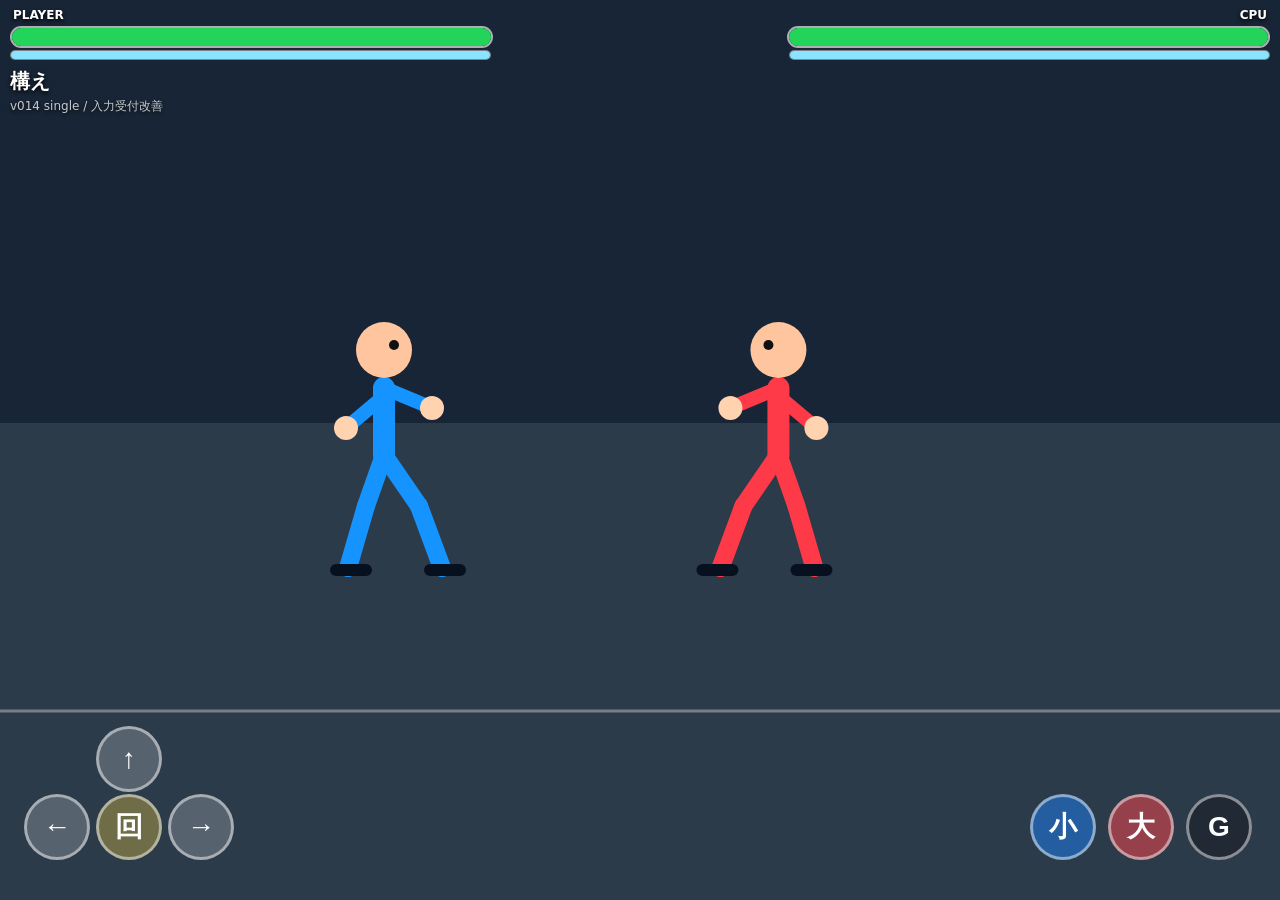
<file: index (6).html>
<!doctype html>
<html lang="ja">
<head>
  <meta charset="utf-8">
  <meta name="viewport" content="width=device-width,initial-scale=1,maximum-scale=1,user-scalable=no">
  <title>Taekwondo v014 Single</title>
  <style>
html,body{
  margin:0;width:100%;height:100%;overflow:hidden;background:#172434;
  touch-action:none;font-family:system-ui,-apple-system,"Noto Sans JP",sans-serif;
}
#game{display:block;width:100vw;height:100vh}
#bars{position:fixed;top:8px;left:10px;right:10px;height:56px;z-index:5;color:#fff;font-weight:900;text-shadow:0 2px 4px #000;pointer-events:none}
.barWrap{position:absolute;top:18px;width:38%;height:18px;border:2px solid rgba(255,255,255,.65);background:rgba(0,0,0,.25);border-radius:12px;overflow:hidden}
.hp{height:100%;width:100%;background:#23d45a}
.balWrap{position:absolute;top:42px;width:38%;height:8px;border:1px solid rgba(255,255,255,.45);background:rgba(0,0,0,.25);border-radius:8px;overflow:hidden}
.bal{height:100%;width:100%;background:#8be4ff}
#pHpWrap,#pBalWrap{left:0}#eHpWrap,#eBalWrap{right:0}
#pLabel{position:absolute;left:3px;top:0;font-size:12px}#eLabel{position:absolute;right:3px;top:0;font-size:12px}
#hud{position:fixed;top:68px;left:10px;color:white;text-shadow:0 2px 4px #000;z-index:4;pointer-events:none}
#moveName{font-size:20px;font-weight:900}
#spinText{font-size:16px;font-weight:900;letter-spacing:.05em;margin-top:3px}
#debug{font-size:12px;opacity:.75;margin-top:3px}
#controls{position:fixed;left:0;right:0;bottom:max(12px,env(safe-area-inset-bottom));height:172px;z-index:10;pointer-events:none}
button{position:absolute;width:66px;height:66px;border-radius:50%;border:3px solid rgba(255,255,255,.48);background:rgba(255,255,255,.20);color:#fff;font-size:28px;font-weight:900;pointer-events:auto;user-select:none;-webkit-tap-highlight-color:transparent}
button.down,button:active{transform:scale(.94);background:rgba(255,255,255,.36)}
.up{left:96px;bottom:96px}.left{left:24px;bottom:28px}.rotate{left:96px;bottom:28px;background:rgba(190,170,70,.45)}.right{left:168px;bottom:28px}
.small{right:184px;bottom:28px;background:rgba(30,135,255,.48)}.big{right:106px;bottom:28px;background:rgba(255,70,80,.50)}.guard{right:28px;bottom:28px;background:rgba(30,35,45,.72)}
@media(max-height:640px){
  #controls{height:148px}button{width:58px;height:58px;font-size:24px}
  .up{left:92px;bottom:82px}.left{left:26px;bottom:22px}.rotate{left:92px;bottom:22px}.right{left:158px;bottom:22px}
  .small{right:164px;bottom:22px}.big{right:94px;bottom:22px}.guard{right:24px;bottom:22px}
}

</style>
</head>
<body>
  <canvas id="game"></canvas>

  <div id="bars">
    <div id="pLabel">PLAYER</div><div id="eLabel">CPU</div>
    <div id="pHpWrap" class="barWrap"><div id="pHp" class="hp"></div></div>
    <div id="eHpWrap" class="barWrap"><div id="eHp" class="hp"></div></div>
    <div id="pBalWrap" class="balWrap"><div id="pBal" class="bal"></div></div>
    <div id="eBalWrap" class="balWrap"><div id="eBal" class="bal"></div></div>
  </div>

  <div id="hud">
    <div id="moveName">構え</div>
    <div id="spinText"></div>
    <div id="debug">v014 single / 入力受付改善</div>
  </div>

  <div id="controls">
    <button class="up" data-btn="up">↑</button>
    <button class="left" data-btn="left">←</button>
    <button class="rotate" data-btn="rotate">回</button>
    <button class="right" data-btn="right">→</button>
    <button class="small" data-btn="small">小</button>
    <button class="big" data-btn="big">大</button>
    <button class="guard" data-btn="guard">G</button>
  </div>
<script>

/* ===== moves.js ===== */
(function(){
  window.MOVES = {
    idle:{name:"構え",dur:1,frames:[{t:0,pose:"idle"}]},

    ap:{name:"アプチャギ",dur:340,damage:5,bal:8,kb:18,range:105,height:-10,hit:[.45,.62],frames:[
      {t:0,pose:"load"},{t:.28,pose:"knee"},{t:.52,pose:"front",trail:"short"},{t:1,pose:"idle"}
    ]},

    dol:{name:"トルリョチャギ",dur:420,damage:8,bal:10,kb:30,range:125,height:-35,hit:[.50,.68],frames:[
      {t:0,pose:"load"},{t:.30,pose:"knee"},{t:.58,pose:"round",trail:"round"},{t:1,pose:"idle"}
    ]},

    putcho:{name:"プッチョ",dur:250,damage:4,bal:6,kb:14,range:112,height:-35,hit:[.34,.54],frames:[
      {t:0,pose:"stepIn",x:10},{t:.30,pose:"putchoLoad",x:26},{t:.48,pose:"putcho",x:36,trail:"snap"},{t:1,pose:"idle",x:42}
    ]},

    yanbal:{name:"ヤンバルチャギ",dur:430,damage:9,bal:14,kb:24,range:122,height:-34,hit:[.28,.78],multi:true,frames:[
      {t:0,pose:"putchoLoad"},
      {t:.22,pose:"putcho",trail:"snap"},
      {t:.42,pose:"recoil"},
      {t:.62,pose:"putcho2",trail:"snap2"},
      {t:1,pose:"idle"}
    ]},

    milgi:{name:"押し蹴り",dur:390,damage:3,bal:16,kb:90,range:148,height:-18,hit:[.42,.72],push:true,frames:[
      {t:0,pose:"stepIn",x:12},{t:.25,pose:"pushLoad",x:28},{t:.55,pose:"pushKick",x:45,trail:"push"},{t:1,pose:"idle",x:50}
    ]},

    rot:{name:"回転フェイント",dur:470,frames:[
      {t:0,pose:"closed",y:-8,trail:"bodySpin1"},
      {t:.38,pose:"back",trail:"bodySpin2"},
      {t:.64,pose:"closed",y:-8,trail:"bodySpin3"},
      {t:1,pose:"idle"}
    ]},

    dwit:{name:"ティッチャギ",dur:410,damage:12,bal:18,kb:46,range:160,height:-62,hit:[.56,.76],heavy:true,frames:[
      {t:0,pose:"closed",y:-8,trail:"bodySpin1"},
      {t:.22,pose:"back",y:-3,trail:"bodySpin2"},
      {t:.40,pose:"backLoad",y:-6,trail:"bodySpin3"},
      {t:.64,pose:"backKick",y:-8,trail:"straight"},
      {t:1,pose:"idle"}
    ]},

    huri:{name:"ティフリギ",dur:470,damage:14,bal:22,kb:54,range:145,height:-95,hit:[.54,.78],heavy:true,frames:[
      {t:0,pose:"closed",y:-8,trail:"bodySpin1"},
      {t:.20,pose:"back",y:-4,trail:"bodySpin2"},
      {t:.38,pose:"backKick",y:-8,trail:"straight"},
      {t:.62,pose:"hook",y:-5,trail:"ellipse"},
      {t:1,pose:"idle"}
    ]},

    turn:{name:"ターンチャギ",dur:680,damage:20,bal:30,kb:82,range:165,height:-88,hit:[.58,.82],heavy:true,frames:[
      {t:0,pose:"closed",y:-8,trail:"bodySpin1"},
      {t:.18,pose:"back",y:-4,trail:"bodySpin2"},
      {t:.34,pose:"closed",y:-8,trail:"bodySpin3"},
      {t:.52,pose:"turnLoad",trail:"bodySpin2"},
      {t:.70,pose:"turnKick",trail:"bigEllipse"},
      {t:1,pose:"idle"}
    ]},

    na:{name:"ネリョチャギ",dur:470,damage:10,bal:12,kb:24,range:112,height:-35,hit:[.52,.72],frames:[
      {t:0,pose:"load"},{t:.30,pose:"axeUp",trail:"axe"},{t:.62,pose:"axeDown",trail:"axe"},{t:1,pose:"idle"}
    ]},

    jumpHuri:{name:"跳びティフリギ",dur:580,damage:17,bal:26,kb:70,range:150,height:-88,hit:[.42,.68],heavy:true,frames:[
      {t:0,pose:"jumpLoad",trail:"bodySpin1"},
      {t:.25,pose:"jumpBack",y:-26,trail:"straight"},
      {t:.50,pose:"jumpHook",y:-20,trail:"ellipse"},
      {t:.75,pose:"land"},{t:1,pose:"idle"}
    ]},

    retDol:{name:"下がりトルリョチャギ",dur:470,damage:7,bal:9,kb:28,range:125,height:-35,hit:[.38,.58],frames:[
      {t:0,pose:"retreat",x:-20},{t:.45,pose:"round",x:-45,trail:"round"},{t:1,pose:"idle",x:-55}
    ]},

    retDwit:{name:"下がり跳びティッチャギ",dur:540,damage:12,bal:18,kb:48,range:160,height:-62,hit:[.36,.60],heavy:true,frames:[
      {t:0,pose:"jumpLoad",x:-10,trail:"bodySpin1"},
      {t:.42,pose:"jumpBack",x:-55,y:-24,trail:"straight"},
      {t:1,pose:"idle",x:-65}
    ]}
  };
})();


/* ===== input.js ===== */
(function(){
  function Input(){
    this.down = new Set();
    this.events = [];
    this.lastTap = {};
    this.doubleTapMs = 260;
    this.setupButtons();
    this.setupKeys();
  }
  Input.prototype.press = function(name){
    const now = performance.now();
    if(this.down.has(name)) return;
    this.down.add(name);
    this.events.push({type:"press",name,time:now});
    if(name==="left" || name==="right"){
      if(now-(this.lastTap[name]||0)<this.doubleTapMs){
        this.events.push({type:"double",name,time:now});
      }
      this.lastTap[name]=now;
    }
  };
  Input.prototype.release = function(name){
    this.down.delete(name);
    this.events.push({type:"release",name,time:performance.now()});
  };
  Input.prototype.isDown = function(name){ return this.down.has(name); };
  Input.prototype.consume = function(){ const e=this.events; this.events=[]; return e; };
  Input.prototype.setupButtons = function(){
    document.querySelectorAll("[data-btn]").forEach(el=>{
      const name=el.dataset.btn;
      el.addEventListener("pointerdown",e=>{e.preventDefault();el.classList.add("down");this.press(name);},{passive:false});
      const up=e=>{e.preventDefault();el.classList.remove("down");this.release(name);};
      el.addEventListener("pointerup",up,{passive:false});
      el.addEventListener("pointercancel",up,{passive:false});
      el.addEventListener("pointerleave",up,{passive:false});
    });
  };
  Input.prototype.setupKeys = function(){
    const map={ArrowUp:"up",ArrowLeft:"left",ArrowRight:"right",ArrowDown:"rotate",z:"small",x:"big",c:"guard",Z:"small",X:"big",C:"guard"};
    addEventListener("keydown",e=>{
      if(e.key==="r"||e.key==="R"){ this.events.push({type:"reset",name:"reset",time:performance.now()}); return; }
      const b=map[e.key]; if(!b) return; e.preventDefault(); this.press(b);
    });
    addEventListener("keyup",e=>{const b=map[e.key]; if(!b) return; e.preventDefault(); this.release(b);});
  };
  window.Input = Input;
})();


/* ===== entities.js ===== */
(function(){
  function Fighter(x,y,facing,color,isPlayer){
    this.x=x; this.y=y; this.f=facing; this.color=color; this.isPlayer=!!isPlayer;
    this.hp=100; this.bal=100; this.id="idle"; this.move=MOVES.idle; this.time=0;
    this.guard=false; this.armed=false; this.stun=0; this.hitFlash=0; this.ko=false;
    this.lastHitMove=null; this.attackCooldown=0; this.counterBoost=0; this.counterText=0;
    this.spinReady=0; this.spinBonus=0; this.spinText=0; this.stepTimer=0; this.stepDir=0; this.turnReady=0; this.rotateTapTimer=0; this.lastSmallTap=0; this.smallChainReady=0; this.turnDir=0; this.pushReady=0; this.turnReady=0; this.rotateTapTimer=0; this.lastSmallTap=0; this.smallChainReady=0; this.turnDir=0; this.pushReady=0;
  }
  Fighter.prototype.start = function(id){
    this.id=id; this.move=MOVES[id]||MOVES.idle; this.time=0; this.lastHitMove=null;
    this.armed=(id==="rot");
  };
  Fighter.prototype.progress = function(){
    return this.move.dur ? Math.min(1,this.time/this.move.dur) : 0;
  };
  Fighter.prototype.frame = function(){
    const p=this.progress(); let f=this.move.frames[0];
    for(const k of this.move.frames){ if(p>=k.t) f=k; }
    return f;
  };
  Fighter.prototype.resetRound = function(x){
    this.x=x; this.hp=100; this.bal=100; this.id="idle"; this.move=MOVES.idle; this.time=0;
    this.guard=false; this.armed=false; this.stun=0; this.hitFlash=0; this.ko=false;
    this.lastHitMove=null; this.attackCooldown=.4; this.counterBoost=0; this.counterText=0;
    this.spinReady=0; this.spinBonus=0; this.spinText=0; this.stepTimer=0; this.stepDir=0; this.turnReady=0; this.rotateTapTimer=0; this.lastSmallTap=0; this.smallChainReady=0; this.turnDir=0; this.pushReady=0; this.turnReady=0; this.rotateTapTimer=0; this.lastSmallTap=0; this.smallChainReady=0; this.turnDir=0; this.pushReady=0;
  };
  window.Fighter = Fighter;
})();


/* ===== effects.js ===== */
(function(){
  window.Effects = { hitStop:0, roundText:0, restartTimer:0, pWins:0, eWins:0, shake:0 };
})();


/* ===== collision.js ===== */
(function(){
  function isGuarding(target){ return target.guard && target.id==="idle" && target.stun<=0; }

  function applyDamage(attacker,target,move){
    let d=move.damage||0;
    const spinBoost = attacker.isPlayer && attacker.spinBonus>0;
    const counterBoost = attacker.isPlayer && attacker.counterBoost>0;
    if(spinBoost) d=Math.ceil(d*(move.heavy?1.25:1.15));
    if(counterBoost){ d=Math.ceil(d*1.5); attacker.counterBoost=0; }

    if(isGuarding(target)){
      d=Math.ceil(d*.25);
      target.bal=Math.min(100,target.bal+4);
      attacker.bal=Math.max(0,attacker.bal-(move.heavy?24:8));
      if(move.heavy){
        attacker.stun = spinBoost ? .62 : .42;
        target.counterBoost=1;
        target.counterText=.8;
      }
    }else{
      target.bal=Math.max(0,target.bal-(move.bal||8)-(spinBoost?10:0));
    }

    const kb=(move.kb||20)+(spinBoost?18:0);
    if(target.f<0) target.x += kb; else target.x -= kb;
    if(move.push && isGuarding(target)) target.x += attacker.f*32;

    target.hp=Math.max(0,target.hp-d);
    target.hitFlash=.18;
    Effects.hitStop = spinBoost ? .065 : (move.heavy ? .045 : .025);
    if(target.bal<=0){ target.stun=1.0; target.bal=45; }

    if(target.hp<=0 && !target.ko){
      target.ko=true;
      Effects.roundText=1.5;
      Effects.restartTimer=2.2;
      if(target.isPlayer) Effects.eWins++; else Effects.pWins++;
    }
  }

  function tryHit(attacker,target){
    const move=attacker.move;
    if(!move.damage) return;
    const p=attacker.progress();
    if(!move.hit || p<move.hit[0] || p>move.hit[1]) return;
    let hitKey=attacker.id;
    if(move.multi){ hitKey = attacker.id + (p<.50 ? "_1" : "_2"); }
    if(attacker.lastHitMove===hitKey) return;

    const fr=attacker.frame();
    const ax=attacker.x+(fr.x||0)*attacker.f;
    const ay=attacker.y+(fr.y||0);
    const hitX=ax+attacker.f*move.range;
    const hitY=ay+move.height;
    const tx=target.x-target.f*28;
    const ty=target.y-70;

    if(Math.abs(hitX-tx)<68 && Math.abs(hitY-ty)<78){
      applyDamage(attacker,target,move);
      attacker.lastHitMove=hitKey;
      if(attacker.isPlayer) attacker.spinBonus=0;
    }
  }

  window.Collision = { tryHit };
})();


/* ===== cpu.js ===== */
(function(){
  function updateCPU(cpu,player,dt,W){
    if(cpu.ko) return;
    if(cpu.stun>0){ cpu.stun=Math.max(0,cpu.stun-dt); cpu.guard=false; return; }

    if(cpu.id!=="idle"){
      cpu.time+=dt*1000;
      Collision.tryHit(cpu,player);
      if(cpu.time>cpu.move.dur){ cpu.start("idle"); cpu.attackCooldown=.35+Math.random()*.45; }
      return;
    }

    cpu.attackCooldown=Math.max(0,cpu.attackCooldown-dt);
    const dist=cpu.x-player.x;
    cpu.guard=false;

    if(player.id!=="idle" && player.progress()<.58 && Math.random()<.028) cpu.guard=true;

    if(dist>270) cpu.x-=105*dt;
    else if(dist<145) cpu.x+=115*dt;
    else if(cpu.attackCooldown<=0){
      const r=Math.random();
      if(dist<175 && r<.24) cpu.start("putcho");
      else if(dist<175 && r<.38) cpu.start("yanbal");
      else if(dist<230 && r<.62) cpu.start("milgi");
      else if(r<.80) cpu.start("ap");
      else if(r<.94) cpu.start("dol");
      else cpu.start("na");
    }
    cpu.x=Math.max(W*.18,Math.min(W-70,cpu.x));
  }
  window.CPU = { update:updateCPU };
})();


/* ===== render.js ===== */
(function(){
  function Renderer(canvas){
    this.canvas=canvas; this.ctx=canvas.getContext("2d"); this.resize();
    addEventListener("resize",()=>this.resize());
  }
  Renderer.prototype.resize=function(){
    this.W=innerWidth; this.H=innerHeight; const d=devicePixelRatio||1;
    this.canvas.width=this.W*d; this.canvas.height=this.H*d; this.ctx.setTransform(d,0,0,d,0,0);
  };

  function line(ctx,x1,y1,x2,y2,w,c,a=1){
    ctx.save();ctx.globalAlpha=a;ctx.strokeStyle=c;ctx.lineWidth=w;ctx.lineCap="round";
    ctx.beginPath();ctx.moveTo(x1,y1);ctx.lineTo(x2,y2);ctx.stroke();ctx.restore();
  }
  function arc(ctx,x,y,r,s,e,w=11,a=.35){
    ctx.save();ctx.globalAlpha=a;ctx.strokeStyle="white";ctx.lineWidth=w;ctx.lineCap="round";
    ctx.beginPath();ctx.arc(x,y,r,s,e);ctx.stroke();ctx.restore();
  }
  function ell(ctx,x,y,rx,ry,rot,s,e,w=12,a=.44){
    ctx.save();ctx.globalAlpha=a;ctx.strokeStyle="white";ctx.lineWidth=w;ctx.lineCap="round";
    ctx.beginPath();ctx.ellipse(x,y,rx,ry,rot,s,e);ctx.stroke();ctx.restore();
  }
  function bodySpin(ctx,x,y,f,phase){
    const cx=x+f*2, cy=y-18;
    ell(ctx,cx,cy-20,58,18,-.25,Math.PI*1.05,Math.PI*1.86,10,phase===2?.42:.32);
    ell(ctx,cx,cy+28,54,16,-.22,Math.PI*.10,Math.PI*.86,10,.26);
    if(phase===2) ell(ctx,cx,cy+66,48,15,-.18,Math.PI*.10,Math.PI*.78,9,.22);
  }
  function trails(ctx,x,y,f,t){
    if(!t) return;
    if(t==="bodySpin1") return bodySpin(ctx,x,y,f,1);
    if(t==="bodySpin2") return bodySpin(ctx,x,y,f,2);
    if(t==="bodySpin3") return bodySpin(ctx,x,y,f,3);
    if(t==="short") line(ctx,x+f*34,y,x+f*84,y-3,8,"white",.34);
    if(t==="snap") arc(ctx,x+f*44,y-12,46,f>0?-.55:Math.PI+.55,f>0?.15:Math.PI-.15,9,.35);
    if(t==="snap2") arc(ctx,x+f*54,y-14,52,f>0?-.60:Math.PI+.60,f>0?.20:Math.PI-.20,10,.38);
    if(t==="push"){
      line(ctx,x+f*126,y-50,x+f*126,y+10,10,"white",.32);
      line(ctx,x+f*98,y-34,x+f*126,y-34,6,"white",.22);
      line(ctx,x+f*98,y-6,x+f*126,y-6,6,"white",.22);
    }
    if(t==="round") arc(ctx,x+f*28,y-10,78,f>0?-.7:Math.PI+.7,f>0?.22:Math.PI-.22,11,.35);
    if(t==="straight") line(ctx,x+f*20,y-35,x+f*170,y-65,12,"white",.40);
    if(t==="ellipse") ell(ctx,x+f*145,y-72,95,44,-.22,f>0?Math.PI*1.08:-.08,f>0?Math.PI*1.88:Math.PI*.92,12,.48);
    if(t==="bigEllipse") ell(ctx,x+f*150,y-78,128,56,-.18,f>0?Math.PI*1.02:-.02,f>0?Math.PI*1.92:Math.PI*.98,15,.55);
    if(t==="axe") arc(ctx,x+f*50,y-40,98,f>0?-1.55:Math.PI+1.55,f>0?.65:Math.PI-.65,11,.35);
  }

  function fighter(ctx,u){
    const fr=u.frame(); const x=u.x+(fr.x||0)*u.f, y=u.y+(fr.y||0), f=u.f, color=u.hitFlash>0?"#fff":(u.guard?"#9fd8ff":u.color), pose=fr.pose||"idle";
    const ground=y+118; let head={x,y:y-100}, top={x,y:y-62}, hip={x,y:y+5}, fh={x:x+f*48,y:y-42}, rh={x:x-f*38,y:y-22}, fa={x:x-f*36,y:ground}, fb={x:x+f*58,y:ground}, ka={x:x-f*18,y:y+56}, kb={x:x+f*35,y:y+56};

    if(pose==="load"){hip.x-=f*8;kb.x-=f*16;fb.x-=f*20}
    if(pose==="stepIn"){hip.x+=f*12;fa.x+=f*18;fb.x+=f*18}
    if(pose==="putchoLoad"){kb={x:x+f*44,y:y+8};fb={x:x+f*62,y:y+18}}
    if(pose==="putcho"){kb={x:x+f*55,y:y-14};fb={x:x+f*118,y:y-38}}
    if(pose==="recoil"){kb={x:x+f*36,y:y+10};fb={x:x+f*55,y:y+18}}
    if(pose==="putcho2"){hip.x+=f*4;kb={x:x+f*64,y:y-16};fb={x:x+f*130,y:y-40}}
    if(pose==="pushLoad"){hip.x-=f*4;kb={x:x+f*45,y:y-2};fb={x:x+f*58,y:y+8}}
    if(pose==="pushKick"){hip.x-=f*12;top.x-=f*8;kb={x:x+f*78,y:y-18};fb={x:x+f*150,y:y-18};fh={x:x+f*34,y:y-42}}
    if(pose==="knee"){kb={x:x+f*50,y:y};fb={x:x+f*70,y:y+10}}
    if(pose==="front"){kb={x:x+f*58,y:y-5};fb={x:x+f*125,y:y-10}}
    if(pose==="round"){hip.x-=f*6;kb={x:x+f*60,y:y-10};fb={x:x+f*135,y:y-35}}
    if(pose==="axeUp"){kb={x:x+f*52,y:y-55};fb={x:x+f*75,y:y-132}}
    if(pose==="axeDown"){kb={x:x+f*78,y:y-35};fb={x:x+f*116,y:y+24}}
    if(pose==="closed"){fa={x:x-f*10,y:ground-18};fb={x:x+f*12,y:ground-18};ka={x:x-f*8,y:y+58};kb={x:x+f*10,y:y+58};fh={x:x+f*25,y:y-40};rh={x:x-f*25,y:y-30}}
    if(pose==="back"){head.x=x-f*8;fh={x:x-f*28,y:y-35};rh={x:x+f*20,y:y-30};fa={x:x+f*25,y:ground};fb={x:x-f*42,y:ground};ka={x:x+f*18,y:y+55};kb={x:x-f*26,y:y+55}}
    if(pose==="backLoad"){head.x=x-f*22;hip.x=x-f*6;kb={x:x+f*18,y:y};fb={x:x+f*40,y:y+20};fa={x:x-f*8,y:ground}}
    if(pose==="backKick"||pose==="jumpBack"){head.x=x-f*24;top.x=x-f*10;hip.x=x-f*8;kb={x:x+f*70,y:y-34};fb={x:x+f*160,y:y-62};fa={x:x-f*6,y:ground};ka={x:x-f*4,y:y+58}}
    if(pose==="hook"||pose==="jumpHook"){head.x=x-f*22;top.x=x-f*10;hip.x=x-f*6;kb={x:x+f*96,y:y-72};fb={x:x+f*130,y:y-110};fa={x:x-f*8,y:ground};ka={x:x-f*5,y:y+58}}
    if(pose==="turnLoad"){head.x=x-f*16;top.x=x-f*8;hip.x=x-f*4;kb={x:x+f*55,y:y-28};fb={x:x+f*88,y:y-46};fa={x:x-f*8,y:ground};ka={x:x-f*4,y:y+58}}
    if(pose==="turnKick"){head.x=x-f*22;top.x=x-f*12;hip.x=x-f*8;kb={x:x+f*100,y:y-70};fb={x:x+f*168,y:y-92};fa={x:x-f*8,y:ground};ka={x:x-f*5,y:y+58}}
    if(pose==="jumpLoad"){hip.y+=6;kb={x:x+f*30,y:y+25};fb={x:x+f*46,y:y+48}}
    if(pose==="retreat"){hip.x-=f*18;fa.x-=f*22;fb.x-=f*28}
    if(pose==="land")hip.y+=8;

    trails(ctx,x,y,f,fr.trail);
    if(u.spinBonus && (fr.trail==="straight"||fr.trail==="ellipse")){
      ctx.save();ctx.globalAlpha=.42;ctx.strokeStyle="white";ctx.lineWidth=5;ctx.beginPath();ctx.arc(x+f*80,y-55,42,0,Math.PI*2);ctx.stroke();ctx.restore();
    }
    if(u.guard){ctx.save();ctx.globalAlpha=.55;ctx.strokeStyle="#9fd8ff";ctx.lineWidth=5;ctx.beginPath();ctx.arc(x+f*42,y-45,42,f>0?2.1:-1.1,f>0?4.2:1.1);ctx.stroke();ctx.restore();}

    line(ctx,top.x,top.y,hip.x,hip.y,22,color);
    line(ctx,top.x,top.y,fh.x,fh.y,14,color); line(ctx,top.x,top.y+8,rh.x,rh.y,14,color);
    line(ctx,hip.x,hip.y,ka.x,ka.y,18,color); line(ctx,ka.x,ka.y,fa.x,fa.y,18,color);
    line(ctx,hip.x,hip.y,kb.x,kb.y,18,color); line(ctx,kb.x,kb.y,fb.x,fb.y,18,color);
    line(ctx,fa.x-f*12,fa.y+2,fa.x+f*18,fa.y+2,12,"#07101f");
    if(pose==="pushKick"){
      // 押し蹴り：足裏を相手に向ける。足先ではなく「縦の面」で押す。
      ctx.save();
      ctx.strokeStyle="#07101f";
      ctx.lineWidth=18;
      ctx.lineCap="round";
      ctx.beginPath();
      ctx.moveTo(fb.x+f*4,fb.y-30);
      ctx.lineTo(fb.x+f*4,fb.y+30);
      ctx.stroke();

      // 足裏の面をわかりやすくする白いハイライト
      ctx.globalAlpha=.35;
      ctx.strokeStyle="white";
      ctx.lineWidth=4;
      ctx.beginPath();
      ctx.moveTo(fb.x-f*3,fb.y-22);
      ctx.lineTo(fb.x-f*3,fb.y+22);
      ctx.stroke();
      ctx.restore();
    }else{
      line(ctx,fb.x-f*12,fb.y+2,fb.x+f*18,fb.y+2,12,"#07101f");
    }
    ctx.fillStyle="#ffd2b0"; ctx.beginPath();ctx.arc(fh.x,fh.y,12,0,Math.PI*2);ctx.fill(); ctx.beginPath();ctx.arc(rh.x,rh.y,12,0,Math.PI*2);ctx.fill();
    ctx.fillStyle="#ffc59f"; ctx.beginPath();ctx.arc(head.x,head.y,28,0,Math.PI*2);ctx.fill(); ctx.fillStyle="#111";ctx.beginPath();ctx.arc(head.x+f*10,head.y-5,5,0,Math.PI*2);ctx.fill();

    if(u.hitFlash>0){
      ctx.save();ctx.strokeStyle="white";ctx.lineWidth=4;ctx.globalAlpha=.9;const sx=x+f*42,sy=y-78;
      ctx.beginPath();ctx.moveTo(sx-18,sy);ctx.lineTo(sx+18,sy);ctx.moveTo(sx,sy-18);ctx.lineTo(sx,sy+18);ctx.moveTo(sx-13,sy-13);ctx.lineTo(sx+13,sy+13);ctx.moveTo(sx-13,sy+13);ctx.lineTo(sx+13,sy-13);ctx.stroke();ctx.restore();
    }
  }

  Renderer.prototype.draw=function(player,cpu){
    const ctx=this.ctx,W=this.W,H=this.H;
    ctx.fillStyle="#182536";ctx.fillRect(0,0,W,H);
    ctx.fillStyle="#2c3b49";ctx.fillRect(0,H*.47,W,H*.53);
    line(ctx,0,H*.79,W,H*.79,3,"rgba(255,255,255,.35)");
    fighter(ctx,cpu); fighter(ctx,player);
    if(player.counterText>0){ctx.save();ctx.fillStyle="white";ctx.font="900 26px system-ui";ctx.fillText("COUNTER CHANCE!",W*.33,H*.28);ctx.restore();}
    if(Effects.roundText>0 || player.ko || cpu.ko){
      ctx.save();ctx.textAlign="center";ctx.fillStyle="white";ctx.font="900 54px system-ui";ctx.fillText(player.ko?"YOU LOSE":"K.O.",W/2,H*.34);
      ctx.font="900 18px system-ui";ctx.fillText("NEXT ROUND...",W/2,H*.34+36);ctx.fillText("PLAYER "+Effects.pWins+" - "+Effects.eWins+" CPU",W/2,H*.34+62);ctx.restore();
    }
  };
  window.Renderer=Renderer;
})();


/* ===== game.js ===== */
(function(){
  const canvas=document.getElementById("game");
  const renderer=new Renderer(canvas);
  const input=new Input();
  const player=new Fighter(innerWidth*.30,innerHeight*.50,1,"#1594ff",true);
  const cpu=new Fighter(innerWidth*.70,innerHeight*.50,-1,"#ff3a48",false);

  function updateHud(){
    document.getElementById("pHp").style.width=player.hp+"%";
    document.getElementById("eHp").style.width=cpu.hp+"%";
    document.getElementById("pBal").style.width=player.bal+"%";
    document.getElementById("eBal").style.width=cpu.bal+"%";
    const spin=document.getElementById("spinText");
    if(player.spinText>0) spin.textContent="SPIN BONUS!";
    else if(player.spinReady>0 && player.id==="rot") spin.textContent="SPIN READY";
    else spin.textContent="";
  }

  function resetAll(){
    Effects.hitStop=0;Effects.roundText=0;Effects.restartTimer=0;Effects.pWins=0;Effects.eWins=0;
    player.resetRound(innerWidth*.30); cpu.resetRound(innerWidth*.70);
    document.getElementById("moveName").textContent="構え";
  }

  function startPlayer(id){
    player.start(id);
    document.getElementById("moveName").textContent=player.move.name;
  }

  function handleInput(dt){
    player.guard=input.isDown("guard") && player.id==="idle" && player.stun<=0;
    player.spinReady=Math.max(0,player.spinReady-dt);
    player.spinText=Math.max(0,player.spinText-dt);
    player.stepTimer=Math.max(0,player.stepTimer-dt);
    player.turnReady=Math.max(0,player.turnReady-dt);
    player.rotateTapTimer=Math.max(0,player.rotateTapTimer-dt);
    player.smallChainReady=Math.max(0,player.smallChainReady-dt);
    player.pushReady=Math.max(0,player.pushReady-dt);
    player.counterText=Math.max(0,player.counterText-dt);

    const evs=input.consume();
    for(const ev of evs){
      if(ev.type==="reset"){ resetAll(); continue; }
      if(ev.type==="double" && ev.name==="right"){ player.stepTimer=.32; player.stepDir=1; player.x+=40; continue; }
      if(ev.type==="double" && ev.name==="left"){ player.stepTimer=.32; player.stepDir=-1; player.x-=40; continue; }
      if(ev.type!=="press" || player.stun>0 || player.ko) continue;

      const up=input.isDown("up"), back=input.isDown("left"), forward=input.isDown("right");
      if((ev.name==="guard" && forward) || (ev.name==="right" && input.isDown("guard"))){
        player.pushReady=.85;
      }
      if(player.turnReady>0 && ev.name==="big"){
        player.turnDir = back ? 0 : (forward ? 1 : .45);
        player.spinBonus=player.spinReady>0?1:0; if(player.spinBonus)player.spinText=.55; startPlayer("turn");
      }else if((player.armed || player.id==="rot" || player.spinReady>0) && ev.name==="small"){
        player.spinBonus=player.spinReady>0?1:0; if(player.spinBonus)player.spinText=.55; startPlayer("dwit");
      }else if((player.armed || player.id==="rot" || player.spinReady>0) && ev.name==="big"){
        player.spinBonus=player.spinReady>0?1:0; if(player.spinBonus)player.spinText=.55; startPlayer("huri");
      }else if(ev.name==="rotate"){
        if(player.rotateTapTimer>0 || player.id==="rot"){
          player.turnReady=.90;
          player.spinReady=.25;
          player.spinText=.45;
        }
        player.rotateTapTimer=.55;
        startPlayer("rot");
      }else if(ev.name==="small" && player.smallChainReady>0){
        player.smallChainReady=0;
        startPlayer("yanbal");
      }else if(ev.name==="small" && up){
        startPlayer("na");
      }else if(ev.name==="big" && up){
        startPlayer("jumpHuri");
      }else if((ev.name==="small" || ev.name==="big") && ((input.isDown("guard") && (forward || (player.stepTimer>0 && player.stepDir===1))) || player.pushReady>0)){
        player.pushReady=0;
        startPlayer("milgi");
      }else if(ev.name==="small" && (forward || (player.stepTimer>0 && player.stepDir===1))){
        player.smallChainReady=.55;
        startPlayer("putcho");
      }else if(ev.name==="small" && back){
        startPlayer("retDol");
      }else if(ev.name==="big" && back){
        startPlayer("retDwit");
      }else if(ev.name==="small"){
        player.smallChainReady=.55;
        startPlayer("ap");
      }else if(ev.name==="big"){
        startPlayer("dol");
      }
    }
  }

  function updatePlayer(dt){
    if(player.stun>0){ player.stun=Math.max(0,player.stun-dt); return; }
    if(player.id==="idle"){
      if(input.isDown("left")) player.x-=160*dt;
      if(input.isDown("right")) player.x+=160*dt;
    }else{
      if(player.id==="rot" || player.id==="dwit" || player.id==="huri"){
        if(input.isDown("right")) player.x+=90*dt;
        if(input.isDown("left")) player.x-=90*dt;
      }
      if(player.id==="turn"){
        player.x += 135*dt*player.turnDir;
      }
      player.time+=dt*1000;
      if(player.id==="rot"){
        const rp=player.progress();
        if(rp>.76 && rp<.96) player.spinReady=input.isDown("right")?.22:.16;
      }
      Collision.tryHit(player,cpu);
      if(player.time>player.move.dur) startPlayer("idle");
    }
    player.x=Math.max(60,Math.min(innerWidth-60,player.x));
  }

  function updateRound(dt){
    if(player.ko || cpu.ko){
      Effects.roundText=Math.max(0,Effects.roundText-dt);
      Effects.restartTimer=Math.max(0,Effects.restartTimer-dt);
      if(Effects.restartTimer<=0){
        player.resetRound(innerWidth*.30);
        cpu.resetRound(innerWidth*.70);
        Effects.roundText=0; Effects.hitStop=0;
        document.getElementById("moveName").textContent="構え";
      }
      return true;
    }
    return false;
  }

  let last=performance.now();
  function loop(now){
    const dt=Math.min(.033,(now-last)/1000); last=now;
    player.y=innerHeight*.50; cpu.y=innerHeight*.50;

    if(Effects.hitStop>0){ Effects.hitStop=Math.max(0,Effects.hitStop-dt); updateHud(); renderer.draw(player,cpu); requestAnimationFrame(loop); return; }
    if(!updateRound(dt)){
      handleInput(dt);
      updatePlayer(dt);
      CPU.update(cpu,player,dt,innerWidth);
      Collision.tryHit(cpu,player);
      player.hitFlash=Math.max(0,player.hitFlash-dt); cpu.hitFlash=Math.max(0,cpu.hitFlash-dt);
    }
    updateHud();
    renderer.draw(player,cpu);
    requestAnimationFrame(loop);
  }
  resetAll();
  requestAnimationFrame(loop);
})();

</script>
</body>
</html>
</file>
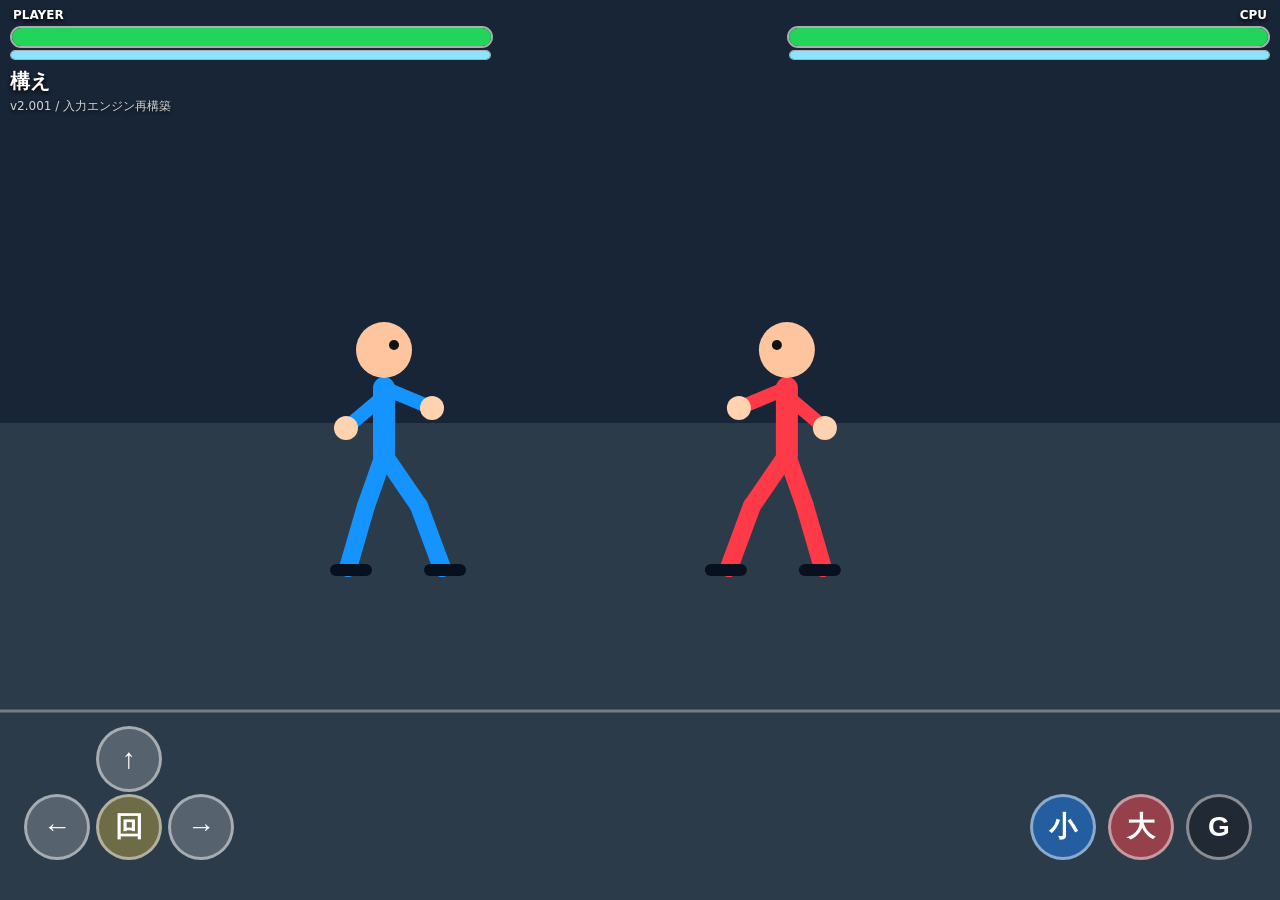
<file: index (7).html>
<!doctype html><html lang="ja"><head><meta charset="utf-8"><meta name="viewport" content="width=device-width,initial-scale=1,maximum-scale=1,user-scalable=no"><title>Taekwondo v2.001</title>
<style>
html,body{margin:0;width:100%;height:100%;overflow:hidden;background:#172434;touch-action:none;font-family:system-ui,-apple-system,"Noto Sans JP",sans-serif}canvas{display:block;width:100vw;height:100vh}
#bars{position:fixed;top:8px;left:10px;right:10px;height:56px;color:white;font-weight:900;text-shadow:0 2px 4px #000;z-index:5;pointer-events:none}.bar{position:absolute;top:18px;width:38%;height:18px;border:2px solid rgba(255,255,255,.65);background:#0006;border-radius:12px;overflow:hidden}.hp,.bal{height:100%;width:100%}.hp{background:#23d45a}.bal{background:#8be4ff}.balbar{top:42px;height:8px;border-width:1px}.l{left:0}.r{right:0}#pLabel{position:absolute;left:3px;top:0;font-size:12px}#eLabel{position:absolute;right:3px;top:0;font-size:12px}
#hud{position:fixed;top:68px;left:10px;color:white;text-shadow:0 2px 4px #000;z-index:6;pointer-events:none}#move{font-size:20px;font-weight:900}#state{font-size:16px;font-weight:900;margin-top:3px}#debug{font-size:12px;opacity:.8;margin-top:3px}
#controls{position:fixed;left:0;right:0;bottom:max(12px,env(safe-area-inset-bottom));height:172px;z-index:10;pointer-events:none}button{position:absolute;width:66px;height:66px;border-radius:50%;border:3px solid #ffffff78;background:#ffffff33;color:white;font-size:28px;font-weight:900;pointer-events:auto;user-select:none;-webkit-tap-highlight-color:transparent}button.down,button:active{transform:scale(.94);background:#ffffff5c}.up{left:96px;bottom:96px}.left{left:24px;bottom:28px}.rotate{left:96px;bottom:28px;background:#bea84673}.right{left:168px;bottom:28px}.small{right:184px;bottom:28px;background:#1e87ff7a}.big{right:106px;bottom:28px;background:#ff465080}.guard{right:28px;bottom:28px;background:#1e232db8}
@media(max-height:640px){#controls{height:148px}button{width:58px;height:58px;font-size:24px}.up{left:92px;bottom:82px}.left{left:26px;bottom:22px}.rotate{left:92px;bottom:22px}.right{left:158px;bottom:22px}.small{right:164px;bottom:22px}.big{right:94px;bottom:22px}.guard{right:24px;bottom:22px}}
</style></head><body><canvas id="game"></canvas>
<div id="bars"><div id="pLabel">PLAYER</div><div id="eLabel">CPU</div><div class="bar l"><div id="pHp" class="hp"></div></div><div class="bar r"><div id="eHp" class="hp"></div></div><div class="bar balbar l"><div id="pBal" class="bal"></div></div><div class="bar balbar r"><div id="eBal" class="bal"></div></div></div>
<div id="hud"><div id="move">構え</div><div id="state"></div><div id="debug">v2.001 / 入力エンジン再構築</div></div>
<div id="controls"><button class="up" data-b="up">↑</button><button class="left" data-b="left">←</button><button class="rotate" data-b="rotate">回</button><button class="right" data-b="right">→</button><button class="small" data-b="small">小</button><button class="big" data-b="big">大</button><button class="guard" data-b="guard">G</button></div>
<script>
(()=>{const cvs=document.getElementById("game"),ctx=cvs.getContext("2d");let W,H,D=devicePixelRatio||1;function rz(){W=innerWidth;H=innerHeight;D=devicePixelRatio||1;cvs.width=W*D;cvs.height=H*D;ctx.setTransform(D,0,0,D,0,0)}addEventListener("resize",rz);rz();
const M={
 idle:["構え",1],ap:["アプチャギ",.34,5,105,-10,18],dol:["トルリョチャギ",.42,8,125,-35,30],putcho:["プッチョ",.25,4,112,-35,14],yanbal:["ヤンバルチャギ",.46,9,122,-34,24],milgi:["押し蹴り",.39,3,148,-18,92],
 rot:["回転フェイント",.47],dwit:["ティッチャギ",.41,12,160,-62,46],huri:["ティフリギ",.47,14,145,-95,54],turn:["ターンチャギ",.70,20,165,-88,84],
 na:["ネリョチャギ",.47,10,112,-35,24],jumpHuri:["跳びティフリギ",.58,17,150,-88,70],retDol:["下がりトルリョチャギ",.47,7,125,-35,28],retDwit:["下がり跳びティッチャギ",.54,12,160,-62,48]};
const K={down:new Set(),ev:[],tap:{}};function press(b){let n=performance.now();if(K.down.has(b))return;K.down.add(b);K.ev.push(["p",b,n]);if(b=="left"||b=="right"){if(n-(K.tap[b]||0)<260)K.ev.push(["d",b,n]);K.tap[b]=n}}function rel(b){K.down.delete(b)}function down(b){return K.down.has(b)}
document.querySelectorAll("[data-b]").forEach(e=>{let b=e.dataset.b;e.addEventListener("pointerdown",x=>{x.preventDefault();e.classList.add("down");press(b)},{passive:false});let u=x=>{x.preventDefault();e.classList.remove("down");rel(b)};e.addEventListener("pointerup",u,{passive:false});e.addEventListener("pointercancel",u,{passive:false});e.addEventListener("pointerleave",u,{passive:false})});
const mp={ArrowUp:"up",ArrowLeft:"left",ArrowRight:"right",ArrowDown:"rotate",z:"small",x:"big",c:"guard",Z:"small",X:"big",C:"guard"};addEventListener("keydown",e=>{if(e.key=="r"||e.key=="R"){K.ev.push(["reset"]);return}let b=mp[e.key];if(b){e.preventDefault();press(b)}});addEventListener("keyup",e=>{let b=mp[e.key];if(b){e.preventDefault();rel(b)}});
function F(x,f,c,p){return{x,y:H*.5,f,c,p,hp:100,bal:100,id:"idle",t:0,guard:false,stun:0,ko:false,flash:0,last:"",spinReady:0,spinBonus:0,spinText:0,rotBuf:0,turnReady:0,turnDir:.45,smallBuf:0,pushReady:0,step:0,stepDir:0,cd:.5,counter:.0}}
let P=F(W*.3,1,"#1594ff",1),E=F(W*.7,-1,"#ff3a48",0),hitStop=0,round=0,restart=0,pw=0,ew=0;
function reset(full=0){P=F(W*.3,1,"#1594ff",1);E=F(W*.7,-1,"#ff3a48",0);hitStop=round=restart=0;if(full){pw=ew=0}mv("idle")}
function start(u,id){u.id=id;u.t=0;u.last="";if(u.p)mv(id)}function mv(id){document.getElementById("move").textContent=M[id][0]}
function prog(u){return Math.min(1,u.t/M[u.id][1])}
function handle(dt){P.guard=down("guard")&&P.id=="idle"&&P.stun<=0;["spinReady","spinText","rotBuf","turnReady","smallBuf","pushReady","step"].forEach(k=>P[k]=Math.max(0,P[k]-dt));let ev=K.ev.splice(0);for(let e of ev){let ty=e[0],b=e[1];if(ty=="reset"){reset(1);continue}if(ty=="d"&&b=="right"){P.step=.32;P.stepDir=1;P.x+=40;continue}if(ty=="d"&&b=="left"){P.step=.32;P.stepDir=-1;P.x-=40;continue}if(ty!="p"||P.stun>0||P.ko)continue;let fw=down("right"),bk=down("left"),up=down("up");
 if((b=="guard"&&fw)||(b=="right"&&down("guard")))P.pushReady=.95;
 if(b=="big"&&P.turnReady>0){P.turnDir=bk?0:(fw?1:.45);P.spinBonus=P.spinReady>0?1:0;if(P.spinBonus)P.spinText=.55;start(P,"turn");continue}
 if((P.id=="rot"||P.spinReady>0)&&b=="small"){P.spinBonus=P.spinReady>0?1:0;if(P.spinBonus)P.spinText=.55;start(P,"dwit");continue}
 if((P.id=="rot"||P.spinReady>0)&&b=="big"){P.spinBonus=P.spinReady>0?1:0;if(P.spinBonus)P.spinText=.55;start(P,"huri");continue}
 if(b=="rotate"){if(P.rotBuf>0||P.id=="rot"){P.turnReady=.95;P.spinReady=.25;P.spinText=.45}P.rotBuf=.58;start(P,"rot");continue}
 if((b=="small"||b=="big")&&(P.pushReady>0||(down("guard")&&(fw||(P.step>0&&P.stepDir==1))))){P.pushReady=0;start(P,"milgi");continue}
 if(b=="small"&&P.smallBuf>0){P.smallBuf=0;start(P,"yanbal");continue}
 if(b=="small"&&up){start(P,"na");continue} if(b=="big"&&up){start(P,"jumpHuri");continue}
 if(b=="small"&&(fw||(P.step>0&&P.stepDir==1))){P.smallBuf=.58;start(P,"putcho");continue}
 if(b=="small"&&bk){start(P,"retDol");continue} if(b=="big"&&bk){start(P,"retDwit");continue}
 if(b=="small"){P.smallBuf=.58;start(P,"ap");continue} if(b=="big"){start(P,"dol");continue}
}}
function updPlayer(dt){if(P.stun>0){P.stun=Math.max(0,P.stun-dt);return}if(P.id=="idle"){if(down("left"))P.x-=160*dt;if(down("right"))P.x+=160*dt}else{if(["rot","dwit","huri"].includes(P.id)){if(down("right"))P.x+=90*dt;if(down("left"))P.x-=90*dt}if(P.id=="turn")P.x+=135*dt*P.turnDir;P.t+=dt;if(P.id=="rot"){let p=prog(P);if(p>.76&&p<.96)P.spinReady=down("right")?.22:.16}hit(P,E);if(P.t>M[P.id][1])start(P,"idle")}P.x=Math.max(60,Math.min(W-60,P.x))}
function ai(dt){if(E.ko)return;if(E.stun>0){E.stun=Math.max(0,E.stun-dt);E.guard=false;return}if(E.id!="idle"){E.t+=dt;hit(E,P);if(E.t>M[E.id][1]){start(E,"idle");E.cd=.35+Math.random()*.45}return}E.cd=Math.max(0,E.cd-dt);let dist=E.x-P.x;E.guard=false;if(P.id!="idle"&&prog(P)<.58&&Math.random()<.028)E.guard=true;if(dist>270)E.x-=105*dt;else if(dist<145)E.x+=115*dt;else if(E.cd<=0){let r=Math.random();start(E,dist<175&&r<.24?"putcho":dist<175&&r<.38?"yanbal":dist<230&&r<.62?"milgi":r<.80?"ap":r<.94?"dol":"na")}E.x=Math.max(W*.18,Math.min(W-70,E.x))}
function guarding(u){return u.guard&&u.id=="idle"&&u.stun<=0}
function dmg(a,t,m){let d=m[2]||0,spin=a.p&&a.spinBonus;if(spin)d=Math.ceil(d*1.2);if(guarding(t)){d=Math.ceil(d*.25);a.bal=Math.max(0,a.bal-((m[2]||0)>11?24:8));if((m[2]||0)>11){a.stun=spin?.62:.42;t.counter=.8}}else t.bal=Math.max(0,t.bal-(m[2]||5)-(spin?10:0));let kb=(m[5]||20)+(spin?18:0);if(t.f<0)t.x+=kb;else t.x-=kb;t.hp=Math.max(0,t.hp-d);t.flash=.18;hitStop=spin?.065:.03;if(t.bal<=0){t.stun=1;t.bal=45}if(t.hp<=0&&!t.ko){t.ko=true;round=1.5;restart=2.2;t.p?ew++:pw++}}
function hit(a,t){let m=M[a.id];if(!m[2])return;let p=prog(a),key=a.id+(a.id=="yanbal"?(p<.5?"_1":"_2"):"");if(a.last==key)return;if(p<.35||p>.78)return;let hx=a.x+a.f*m[3],hy=a.y+m[4],tx=t.x-t.f*28,ty=t.y-70;if(Math.abs(hx-tx)<68&&Math.abs(hy-ty)<78){dmg(a,t,m);a.last=key;if(a.p)a.spinBonus=0}}
function line(x1,y1,x2,y2,w,c,a=1){ctx.save();ctx.globalAlpha=a;ctx.strokeStyle=c;ctx.lineWidth=w;ctx.lineCap="round";ctx.beginPath();ctx.moveTo(x1,y1);ctx.lineTo(x2,y2);ctx.stroke();ctx.restore()}
function ell(x,y,rx,ry,s,e,a=.4){ctx.save();ctx.globalAlpha=a;ctx.strokeStyle="white";ctx.lineWidth=12;ctx.lineCap="round";ctx.beginPath();ctx.ellipse(x,y,rx,ry,-.2,s,e);ctx.stroke();ctx.restore()}
function trail(u,x,y){let id=u.id,f=u.f;if(["rot","dwit","huri","turn","jumpHuri"].includes(id))ell(x,y-20,60,20,Math.PI*1.05,Math.PI*1.85,.3);if(id=="huri"||id=="jumpHuri")ell(x+f*145,y-72,95,44,f>0?Math.PI*1.08:-.08,f>0?Math.PI*1.88:Math.PI*.92,.48);if(id=="turn")ell(x+f*150,y-78,128,56,f>0?Math.PI*1.02:-.02,f>0?Math.PI*1.92:Math.PI*.98,.55);if(id=="dwit"||id=="retDwit")line(x+f*20,y-35,x+f*170,y-65,12,"white",.4);if(id=="milgi"){line(x+f*126,y-50,x+f*126,y+10,10,"white",.32);line(x+f*98,y-34,x+f*126,y-34,6,"white",.22)}if(["putcho","yanbal"].includes(id))ell(x+f*50,y-12,50,30,f>0?-.6:Math.PI+.6,f>0?.2:Math.PI-.2,.35);if(id=="na")ell(x+f*50,y-40,98,98,f>0?-1.55:Math.PI+1.55,f>0?.65:Math.PI-.65,.35)}
function fighter(u){let p=prog(u),x=u.x,y=u.y,f=u.f,c=u.flash>0?"#fff":u.guard?"#9fd8ff":u.c,pose=u.id,g=y+118,head={x,y:y-100},top={x,y:y-62},hip={x,y:y+5},fh={x:x+f*48,y:y-42},rh={x:x-f*38,y:y-22},fa={x:x-f*36,y:g},fb={x:x+f*58,y:g},ka={x:x-f*18,y:y+56},kb={x:x+f*35,y:y+56};
 if(pose=="milgi"){kb={x:x+f*78,y:y-18};fb={x:x+f*150,y:y-18};top.x-=f*8;hip.x-=f*12}
 else if(pose=="putcho"||pose=="yanbal"){kb={x:x+f*(p<.5?55:64),y:y-14};fb={x:x+f*(p<.5?118:130),y:y-38}}
 else if(["dwit","retDwit"].includes(pose)){head.x=x-f*24;top.x=x-f*10;hip.x=x-f*8;kb={x:x+f*70,y:y-34};fb={x:x+f*160,y:y-62};fa={x:x-f*6,y:g}}
 else if(pose=="huri"||pose=="jumpHuri"){head.x=x-f*22;top.x=x-f*10;hip.x=x-f*6;kb={x:x+f*96,y:y-72};fb={x:x+f*130,y:y-110};fa={x:x-f*8,y:g}}
 else if(pose=="turn"){head.x=x-f*22;top.x=x-f*12;hip.x=x-f*8;kb={x:x+f*100,y:y-70};fb={x:x+f*168,y:y-92};fa={x:x-f*8,y:g}}
 else if(pose=="na"){kb={x:x+f*70,y:y-50};fb={x:x+f*105,y:y-105+130*p}}
 else if(pose=="dol"||pose=="retDol"){kb={x:x+f*60,y:y-10};fb={x:x+f*135,y:y-35}}
 else if(pose=="ap"){kb={x:x+f*58,y:y-5};fb={x:x+f*125,y:y-10}}
 else if(pose=="rot"){if(p<.35||p>.65){fa={x:x-f*10,y:g-18};fb={x:x+f*12,y:g-18}}else{fa={x:x+f*25,y:g};fb={x:x-f*42,y:g}}}
 trail(u,x,y); if(u.guard){ctx.save();ctx.strokeStyle="#9fd8ff";ctx.globalAlpha=.55;ctx.lineWidth=5;ctx.beginPath();ctx.arc(x+f*42,y-45,42,f>0?2.1:-1.1,f>0?4.2:1.1);ctx.stroke();ctx.restore()}
 line(top.x,top.y,hip.x,hip.y,22,c);line(top.x,top.y,fh.x,fh.y,14,c);line(top.x,top.y+8,rh.x,rh.y,14,c);line(hip.x,hip.y,ka.x,ka.y,18,c);line(ka.x,ka.y,fa.x,fa.y,18,c);line(hip.x,hip.y,kb.x,kb.y,18,c);line(kb.x,kb.y,fb.x,fb.y,18,c);line(fa.x-f*12,fa.y+2,fa.x+f*18,fa.y+2,12,"#07101f");
 if(pose=="milgi"){line(fb.x+f*4,fb.y-30,fb.x+f*4,fb.y+30,18,"#07101f")}else line(fb.x-f*12,fb.y+2,fb.x+f*18,fb.y+2,12,"#07101f");
 ctx.fillStyle="#ffd2b0";ctx.beginPath();ctx.arc(fh.x,fh.y,12,0,7);ctx.fill();ctx.beginPath();ctx.arc(rh.x,rh.y,12,0,7);ctx.fill();ctx.fillStyle="#ffc59f";ctx.beginPath();ctx.arc(head.x,head.y,28,0,7);ctx.fill();ctx.fillStyle="#111";ctx.beginPath();ctx.arc(head.x+f*10,head.y-5,5,0,7);ctx.fill();if(u.flash>0){line(x+f*24,y-90,x+f*60,y-60,4,"white",.9);line(x+f*60,y-90,x+f*24,y-60,4,"white",.9)}}
function draw(){ctx.fillStyle="#182536";ctx.fillRect(0,0,W,H);ctx.fillStyle="#2c3b49";ctx.fillRect(0,H*.47,W,H*.53);line(0,H*.79,W,H*.79,3,"#ffffff55");fighter(E);fighter(P);if(round>0||P.ko||E.ko){ctx.save();ctx.textAlign="center";ctx.fillStyle="white";ctx.font="900 54px system-ui";ctx.fillText(P.ko?"YOU LOSE":"K.O.",W/2,H*.34);ctx.font="900 18px system-ui";ctx.fillText("NEXT ROUND...",W/2,H*.34+36);ctx.fillText("PLAYER "+pw+" - "+ew+" CPU",W/2,H*.34+62);ctx.restore()}}
function hud(){pHp.style.width=P.hp+"%";eHp.style.width=E.hp+"%";pBal.style.width=P.bal+"%";eBal.style.width=E.bal+"%";let s=state;if(P.spinText>0)s.textContent=P.turnReady>0?"TURN READY":"SPIN BONUS!";else if(P.turnReady>0)s.textContent="TURN READY";else if(P.spinReady>0&&P.id=="rot")s.textContent="SPIN READY";else if(P.pushReady>0)s.textContent="PUSH READY";else if(P.smallBuf>0)s.textContent="2nd SMALL READY";else s.textContent=""}
function roundUpd(dt){if(P.ko||E.ko){round=Math.max(0,round-dt);restart=Math.max(0,restart-dt);if(restart<=0){P.reset(W*.3);E.reset(W*.7);round=hitStop=0;mv("idle")}return true}return false}
let last=performance.now();function loop(now){let dt=Math.min(.033,(now-last)/1000);last=now;P.y=E.y=H*.5;if(hitStop>0){hitStop=Math.max(0,hitStop-dt);hud();draw();requestAnimationFrame(loop);return}if(!roundUpd(dt)){handle(dt);updPlayer(dt);ai(dt);hit(E,P);P.flash=Math.max(0,P.flash-dt);E.flash=Math.max(0,E.flash-dt)}hud();draw();requestAnimationFrame(loop)}reset(1);requestAnimationFrame(loop);
})();
</script></body></html>
</file>
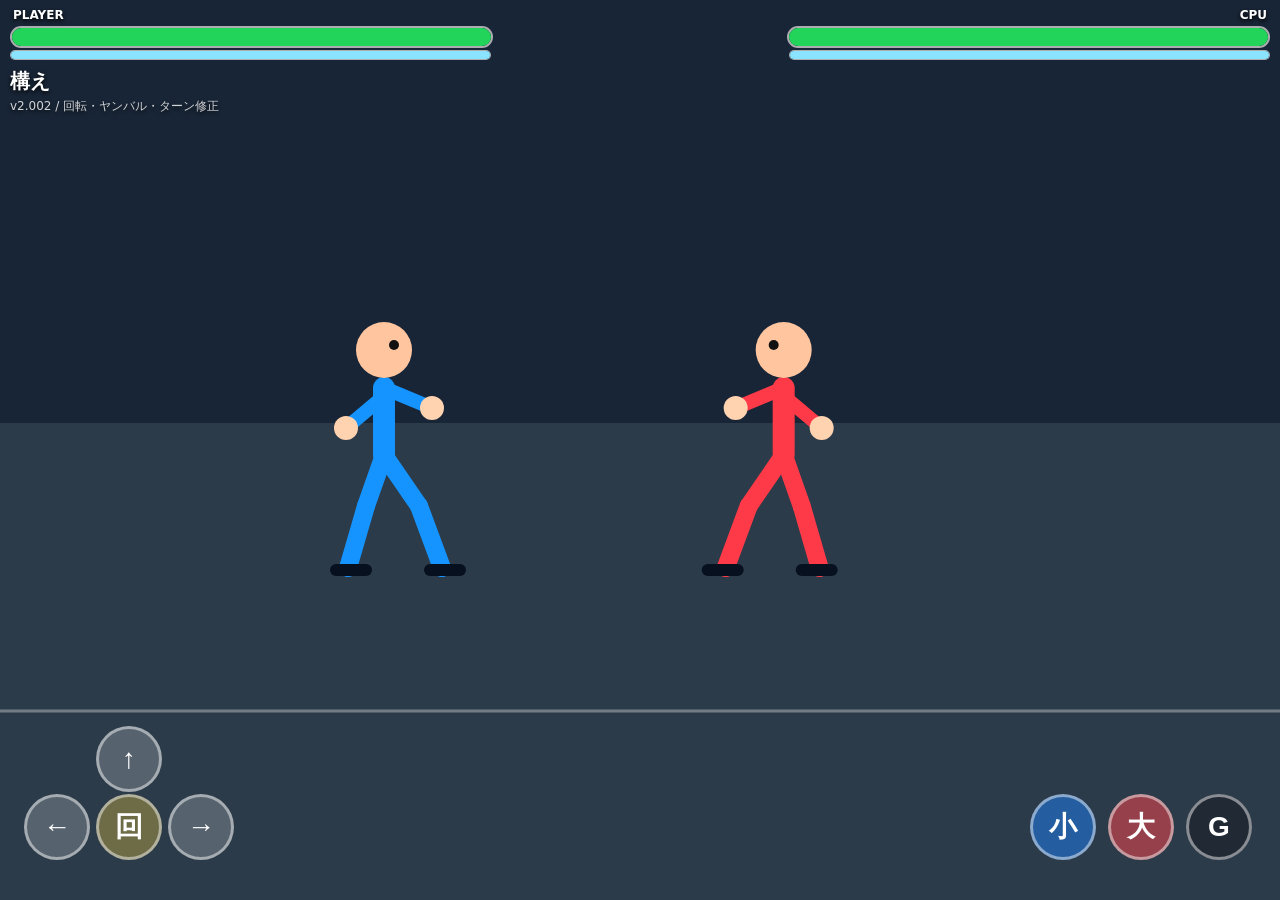
<file: index (8).html>
<!doctype html><html lang="ja"><head><meta charset="utf-8"><meta name="viewport" content="width=device-width,initial-scale=1,maximum-scale=1,user-scalable=no"><title>Taekwondo v2.002</title>
<style>
html,body{margin:0;width:100%;height:100%;overflow:hidden;background:#172434;touch-action:none;font-family:system-ui,-apple-system,"Noto Sans JP",sans-serif}canvas{display:block;width:100vw;height:100vh}
#bars{position:fixed;top:8px;left:10px;right:10px;height:56px;color:white;font-weight:900;text-shadow:0 2px 4px #000;z-index:5;pointer-events:none}.bar{position:absolute;top:18px;width:38%;height:18px;border:2px solid rgba(255,255,255,.65);background:#0006;border-radius:12px;overflow:hidden}.hp,.bal{height:100%;width:100%}.hp{background:#23d45a}.bal{background:#8be4ff}.balbar{top:42px;height:8px;border-width:1px}.l{left:0}.r{right:0}#pLabel{position:absolute;left:3px;top:0;font-size:12px}#eLabel{position:absolute;right:3px;top:0;font-size:12px}
#hud{position:fixed;top:68px;left:10px;color:white;text-shadow:0 2px 4px #000;z-index:6;pointer-events:none}#move{font-size:20px;font-weight:900}#state{font-size:16px;font-weight:900;margin-top:3px}#debug{font-size:12px;opacity:.8;margin-top:3px}
#controls{position:fixed;left:0;right:0;bottom:max(12px,env(safe-area-inset-bottom));height:172px;z-index:10;pointer-events:none}button{position:absolute;width:66px;height:66px;border-radius:50%;border:3px solid #ffffff78;background:#ffffff33;color:white;font-size:28px;font-weight:900;pointer-events:auto;user-select:none;-webkit-tap-highlight-color:transparent}button.down,button:active{transform:scale(.94);background:#ffffff5c}.up{left:96px;bottom:96px}.left{left:24px;bottom:28px}.rotate{left:96px;bottom:28px;background:#bea84673}.right{left:168px;bottom:28px}.small{right:184px;bottom:28px;background:#1e87ff7a}.big{right:106px;bottom:28px;background:#ff465080}.guard{right:28px;bottom:28px;background:#1e232db8}
@media(max-height:640px){#controls{height:148px}button{width:58px;height:58px;font-size:24px}.up{left:92px;bottom:82px}.left{left:26px;bottom:22px}.rotate{left:92px;bottom:22px}.right{left:158px;bottom:22px}.small{right:164px;bottom:22px}.big{right:94px;bottom:22px}.guard{right:24px;bottom:22px}}
</style></head><body><canvas id="game"></canvas>
<div id="bars"><div id="pLabel">PLAYER</div><div id="eLabel">CPU</div><div class="bar l"><div id="pHp" class="hp"></div></div><div class="bar r"><div id="eHp" class="hp"></div></div><div class="bar balbar l"><div id="pBal" class="bal"></div></div><div class="bar balbar r"><div id="eBal" class="bal"></div></div></div>
<div id="hud"><div id="move">構え</div><div id="state"></div><div id="debug">v2.002 / 回転・ヤンバル・ターン修正</div></div>
<div id="controls"><button class="up" data-b="up">↑</button><button class="left" data-b="left">←</button><button class="rotate" data-b="rotate">回</button><button class="right" data-b="right">→</button><button class="small" data-b="small">小</button><button class="big" data-b="big">大</button><button class="guard" data-b="guard">G</button></div>
<script>
(()=>{const cvs=document.getElementById("game"),ctx=cvs.getContext("2d");let W,H,D=devicePixelRatio||1;function rz(){W=innerWidth;H=innerHeight;D=devicePixelRatio||1;cvs.width=W*D;cvs.height=H*D;ctx.setTransform(D,0,0,D,0,0)}addEventListener("resize",rz);rz();
const M={
 idle:["構え",1],ap:["アプチャギ",.34,5,105,-10,18],dol:["トルリョチャギ",.42,8,125,-35,30],putcho:["プッチョ",.25,4,112,-35,14],yanbal:["ヤンバルチャギ",.46,9,122,-34,24],milgi:["押し蹴り",.39,3,148,-18,92],
 rot:["回転フェイント",.47],dwit:["ティッチャギ",.41,12,160,-62,46],huri:["ティフリギ",.47,14,145,-95,54],turn:["ターンチャギ",.70,20,165,-48,84],
 na:["ネリョチャギ",.47,10,112,-35,24],jumpHuri:["跳びティフリギ",.58,17,150,-88,70],retDol:["下がりトルリョチャギ",.47,7,125,-35,28],retDwit:["下がり跳びティッチャギ",.54,12,160,-62,48]};
const K={down:new Set(),ev:[],tap:{}};function press(b){let n=performance.now();if(K.down.has(b))return;K.down.add(b);K.ev.push(["p",b,n]);if(b=="left"||b=="right"){if(n-(K.tap[b]||0)<260)K.ev.push(["d",b,n]);K.tap[b]=n}}function rel(b){K.down.delete(b)}function down(b){return K.down.has(b)}
document.querySelectorAll("[data-b]").forEach(e=>{let b=e.dataset.b;e.addEventListener("pointerdown",x=>{x.preventDefault();e.classList.add("down");press(b)},{passive:false});let u=x=>{x.preventDefault();e.classList.remove("down");rel(b)};e.addEventListener("pointerup",u,{passive:false});e.addEventListener("pointercancel",u,{passive:false});e.addEventListener("pointerleave",u,{passive:false})});
const mp={ArrowUp:"up",ArrowLeft:"left",ArrowRight:"right",ArrowDown:"rotate",z:"small",x:"big",c:"guard",Z:"small",X:"big",C:"guard"};addEventListener("keydown",e=>{if(e.key=="r"||e.key=="R"){K.ev.push(["reset"]);return}let b=mp[e.key];if(b){e.preventDefault();press(b)}});addEventListener("keyup",e=>{let b=mp[e.key];if(b){e.preventDefault();rel(b)}});
function F(x,f,c,p){return{x,y:H*.5,f,c,p,hp:100,bal:100,id:"idle",t:0,guard:false,stun:0,ko:false,flash:0,last:"",spinReady:0,spinBonus:0,spinText:0,rotBuf:0,turnReady:0,turnDir:.45,smallBuf:0,pushReady:0,step:0,stepDir:0,cd:.5,counter:.0}}
let P=F(W*.3,1,"#1594ff",1),E=F(W*.7,-1,"#ff3a48",0),hitStop=0,round=0,restart=0,pw=0,ew=0;
function reset(full=0){P=F(W*.3,1,"#1594ff",1);E=F(W*.7,-1,"#ff3a48",0);hitStop=round=restart=0;if(full){pw=ew=0}mv("idle")}
function start(u,id){u.id=id;u.t=0;u.last="";if(u.p)mv(id)}function mv(id){document.getElementById("move").textContent=M[id][0]}
function prog(u){return Math.min(1,u.t/M[u.id][1])}
function handle(dt){P.guard=down("guard")&&P.id=="idle"&&P.stun<=0;["spinReady","spinText","rotBuf","turnReady","smallBuf","pushReady","step"].forEach(k=>P[k]=Math.max(0,P[k]-dt));let ev=K.ev.splice(0);for(let e of ev){let ty=e[0],b=e[1];if(ty=="reset"){reset(1);continue}if(ty=="d"&&b=="right"){P.step=.32;P.stepDir=1;P.x+=40;continue}if(ty=="d"&&b=="left"){P.step=.32;P.stepDir=-1;P.x-=40;continue}if(ty!="p"||P.stun>0||P.ko)continue;let fw=down("right"),bk=down("left"),up=down("up");
 if((b=="guard"&&fw)||(b=="right"&&down("guard")))P.pushReady=.95;
 if(b=="big"&&P.turnReady>0){P.turnDir=bk?0:(fw?1:.45);P.spinBonus=P.spinReady>0?1:0;if(P.spinBonus)P.spinText=.55;start(P,"turn");continue}
 if((P.id=="rot"||P.spinReady>0)&&b=="small"){P.spinBonus=P.spinReady>0?1:0;if(P.spinBonus)P.spinText=.55;start(P,"dwit");continue}
 if((P.id=="rot"||P.spinReady>0)&&b=="big"){P.spinBonus=P.spinReady>0?1:0;if(P.spinBonus)P.spinText=.55;start(P,"huri");continue}
 if(b=="rotate"){if(P.rotBuf>0||P.id=="rot"){P.turnReady=.95;P.spinReady=.25;P.spinText=.45}P.rotBuf=.58;start(P,"rot");continue}
 if((b=="small"||b=="big")&&(P.pushReady>0||(down("guard")&&(fw||(P.step>0&&P.stepDir==1))))){P.pushReady=0;start(P,"milgi");continue}
 if(b=="small"&&P.smallBuf>0){P.smallBuf=0;start(P,"yanbal");continue}
 if(b=="small"&&up){start(P,"na");continue} if(b=="big"&&up){start(P,"jumpHuri");continue}
 if(b=="small"&&(fw||(P.step>0&&P.stepDir==1))){P.smallBuf=.58;start(P,"putcho");continue}
 if(b=="small"&&bk){start(P,"retDol");continue} if(b=="big"&&bk){start(P,"retDwit");continue}
 if(b=="small"){P.smallBuf=.58;start(P,"ap");continue} if(b=="big"){start(P,"dol");continue}
}}
function updPlayer(dt){if(P.stun>0){P.stun=Math.max(0,P.stun-dt);return}if(P.id=="idle"){if(down("left"))P.x-=160*dt;if(down("right"))P.x+=160*dt}else{if(["rot","dwit","huri"].includes(P.id)){if(down("right"))P.x+=90*dt;if(down("left"))P.x-=90*dt}if(P.id=="turn")P.x+=135*dt*P.turnDir;P.t+=dt;if(P.id=="rot"){let p=prog(P);if(p>.76&&p<.96)P.spinReady=down("right")?.22:.16}hit(P,E);if(P.t>M[P.id][1])start(P,"idle")}P.x=Math.max(60,Math.min(W-60,P.x))}
function ai(dt){if(E.ko)return;if(E.stun>0){E.stun=Math.max(0,E.stun-dt);E.guard=false;return}if(E.id!="idle"){E.t+=dt;hit(E,P);if(E.t>M[E.id][1]){start(E,"idle");E.cd=.35+Math.random()*.45}return}E.cd=Math.max(0,E.cd-dt);let dist=E.x-P.x;E.guard=false;if(P.id!="idle"&&prog(P)<.58&&Math.random()<.028)E.guard=true;if(dist>270)E.x-=105*dt;else if(dist<145)E.x+=115*dt;else if(E.cd<=0){let r=Math.random();start(E,dist<175&&r<.24?"putcho":dist<175&&r<.38?"yanbal":dist<230&&r<.62?"milgi":r<.80?"ap":r<.94?"dol":"na")}E.x=Math.max(W*.18,Math.min(W-70,E.x))}
function guarding(u){return u.guard&&u.id=="idle"&&u.stun<=0}
function dmg(a,t,m){let d=m[2]||0,spin=a.p&&a.spinBonus;if(spin)d=Math.ceil(d*1.2);if(guarding(t)){d=Math.ceil(d*.25);a.bal=Math.max(0,a.bal-((m[2]||0)>11?24:8));if((m[2]||0)>11){a.stun=spin?.62:.42;t.counter=.8}}else t.bal=Math.max(0,t.bal-(m[2]||5)-(spin?10:0));let kb=(m[5]||20)+(spin?18:0);if(t.f<0)t.x+=kb;else t.x-=kb;t.hp=Math.max(0,t.hp-d);t.flash=.18;hitStop=spin?.065:.03;if(t.bal<=0){t.stun=1;t.bal=45}if(t.hp<=0&&!t.ko){t.ko=true;round=1.5;restart=2.2;t.p?ew++:pw++}}
function hit(a,t){let m=M[a.id];if(!m[2])return;let p=prog(a),key=a.id+(a.id=="yanbal"?(p<.5?"_1":"_2"):"");if(a.last==key)return;if(p<.35||p>.78)return;let hx=a.x+a.f*m[3],hy=a.y+m[4],tx=t.x-t.f*28,ty=t.y-70;if(Math.abs(hx-tx)<68&&Math.abs(hy-ty)<78){dmg(a,t,m);a.last=key;if(a.p)a.spinBonus=0}}
function line(x1,y1,x2,y2,w,c,a=1){ctx.save();ctx.globalAlpha=a;ctx.strokeStyle=c;ctx.lineWidth=w;ctx.lineCap="round";ctx.beginPath();ctx.moveTo(x1,y1);ctx.lineTo(x2,y2);ctx.stroke();ctx.restore()}
function ell(x,y,rx,ry,s,e,a=.4){ctx.save();ctx.globalAlpha=a;ctx.strokeStyle="white";ctx.lineWidth=12;ctx.lineCap="round";ctx.beginPath();ctx.ellipse(x,y,rx,ry,-.2,s,e);ctx.stroke();ctx.restore()}
function trail(u,x,y){let id=u.id,f=u.f;if(["rot","dwit","huri","turn","jumpHuri"].includes(id))ell(x,y-20,60,20,Math.PI*1.05,Math.PI*1.85,.3);if(id=="huri"||id=="jumpHuri")ell(x+f*145,y-72,95,44,f>0?Math.PI*1.08:-.08,f>0?Math.PI*1.88:Math.PI*.92,.48);if(id=="turn")ell(x+f*150,y-48,128,48,f>0?Math.PI*1.02:-.02,f>0?Math.PI*1.92:Math.PI*.98,.50);if(id=="dwit"||id=="retDwit")line(x+f*20,y-35,x+f*170,y-65,12,"white",.4);if(id=="milgi"){line(x+f*126,y-50,x+f*126,y+10,10,"white",.32);line(x+f*98,y-34,x+f*126,y-34,6,"white",.22)}if(["putcho","yanbal"].includes(id))ell(x+f*50,y-12,50,30,f>0?-.6:Math.PI+.6,f>0?.2:Math.PI-.2,.35);if(id=="na")ell(x+f*50,y-40,98,98,f>0?-1.55:Math.PI+1.55,f>0?.65:Math.PI-.65,.35)}
function fighter(u){let p=prog(u),x=u.x,y=u.y,f=u.f,c=u.flash>0?"#fff":u.guard?"#9fd8ff":u.c,pose=u.id;if(pose=="rot"){y-=10*Math.sin(Math.PI*p*2)}let g=y+118,head={x,y:y-100},top={x,y:y-62},hip={x,y:y+5},fh={x:x+f*48,y:y-42},rh={x:x-f*38,y:y-22},fa={x:x-f*36,y:g},fb={x:x+f*58,y:g},ka={x:x-f*18,y:y+56},kb={x:x+f*35,y:y+56};
 if(pose=="milgi"){kb={x:x+f*78,y:y-18};fb={x:x+f*150,y:y-18};top.x-=f*8;hip.x-=f*12}
 else if(pose=="putcho"){kb={x:x+f*55,y:y-14};fb={x:x+f*118,y:y-38}}
 else if(pose=="yanbal"){
   if(p<.48){
     // 1発目：前足
     kb={x:x+f*55,y:y-14};fb={x:x+f*118,y:y-38}
   }else{
     // 2発目：逆足。後ろ足側を蹴り足にして見た目を分ける
     ka={x:x+f*58,y:y-10};fa={x:x+f*132,y:y-36};
     kb={x:x+f*18,y:y+56};fb={x:x-f*20,y:g}
   }
 }
 else if(["dwit","retDwit"].includes(pose)){head.x=x-f*24;top.x=x-f*10;hip.x=x-f*8;kb={x:x+f*70,y:y-34};fb={x:x+f*160,y:y-62};fa={x:x-f*6,y:g}}
 else if(pose=="huri"||pose=="jumpHuri"){head.x=x-f*22;top.x=x-f*10;hip.x=x-f*6;kb={x:x+f*96,y:y-72};fb={x:x+f*130,y:y-110};fa={x:x-f*8,y:g}}
 else if(pose=="turn"){head.x=x-f*18;top.x=x-f*10;hip.x=x-f*8;kb={x:x+f*92,y:y-35};fb={x:x+f*165,y:y-48};fa={x:x-f*8,y:g}}
 else if(pose=="na"){kb={x:x+f*70,y:y-50};fb={x:x+f*105,y:y-105+130*p}}
 else if(pose=="dol"||pose=="retDol"){kb={x:x+f*60,y:y-10};fb={x:x+f*135,y:y-35}}
 else if(pose=="ap"){kb={x:x+f*58,y:y-5};fb={x:x+f*125,y:y-10}}
 else if(pose=="rot"){
  if(p<.28){fa={x:x-f*8,y:g-22};fb={x:x+f*10,y:g-22};ka={x:x-f*6,y:y+58};kb={x:x+f*8,y:y+58}}
  else if(p<.55){fa={x:x+f*22,y:g-4};fb={x:x-f*38,y:g-4};ka={x:x+f*16,y:y+56};kb={x:x-f*24,y:y+56};head.x=x-f*8}
  else if(p<.78){fa={x:x-f*8,y:g-22};fb={x:x+f*10,y:g-22};ka={x:x-f*6,y:y+58};kb={x:x+f*8,y:y+58}}
  else {fa={x:x-f*36,y:g};fb={x:x+f*58,y:g}}
}
 trail(u,x,y); if(u.guard){ctx.save();ctx.strokeStyle="#9fd8ff";ctx.globalAlpha=.55;ctx.lineWidth=5;ctx.beginPath();ctx.arc(x+f*42,y-45,42,f>0?2.1:-1.1,f>0?4.2:1.1);ctx.stroke();ctx.restore()}
 line(top.x,top.y,hip.x,hip.y,22,c);line(top.x,top.y,fh.x,fh.y,14,c);line(top.x,top.y+8,rh.x,rh.y,14,c);line(hip.x,hip.y,ka.x,ka.y,18,c);line(ka.x,ka.y,fa.x,fa.y,18,c);line(hip.x,hip.y,kb.x,kb.y,18,c);line(kb.x,kb.y,fb.x,fb.y,18,c);line(fa.x-f*12,fa.y+2,fa.x+f*18,fa.y+2,12,"#07101f");
 if(pose=="milgi"){line(fb.x+f*4,fb.y-30,fb.x+f*4,fb.y+30,18,"#07101f")}else line(fb.x-f*12,fb.y+2,fb.x+f*18,fb.y+2,12,"#07101f");
 ctx.fillStyle="#ffd2b0";ctx.beginPath();ctx.arc(fh.x,fh.y,12,0,7);ctx.fill();ctx.beginPath();ctx.arc(rh.x,rh.y,12,0,7);ctx.fill();ctx.fillStyle="#ffc59f";ctx.beginPath();ctx.arc(head.x,head.y,28,0,7);ctx.fill();ctx.fillStyle="#111";ctx.beginPath();ctx.arc(head.x+f*10,head.y-5,5,0,7);ctx.fill();if(u.flash>0){line(x+f*24,y-90,x+f*60,y-60,4,"white",.9);line(x+f*60,y-90,x+f*24,y-60,4,"white",.9)}}
function draw(){ctx.fillStyle="#182536";ctx.fillRect(0,0,W,H);ctx.fillStyle="#2c3b49";ctx.fillRect(0,H*.47,W,H*.53);line(0,H*.79,W,H*.79,3,"#ffffff55");fighter(E);fighter(P);if(round>0||P.ko||E.ko){ctx.save();ctx.textAlign="center";ctx.fillStyle="white";ctx.font="900 54px system-ui";ctx.fillText(P.ko?"YOU LOSE":"K.O.",W/2,H*.34);ctx.font="900 18px system-ui";ctx.fillText("NEXT ROUND...",W/2,H*.34+36);ctx.fillText("PLAYER "+pw+" - "+ew+" CPU",W/2,H*.34+62);ctx.restore()}}
function hud(){pHp.style.width=P.hp+"%";eHp.style.width=E.hp+"%";pBal.style.width=P.bal+"%";eBal.style.width=E.bal+"%";let s=state;if(P.spinText>0)s.textContent=P.turnReady>0?"TURN READY":"SPIN BONUS!";else if(P.turnReady>0)s.textContent="TURN READY";else if(P.spinReady>0&&P.id=="rot")s.textContent="SPIN READY";else if(P.pushReady>0)s.textContent="PUSH READY";else if(P.smallBuf>0)s.textContent="2nd SMALL READY";else s.textContent=""}
function roundUpd(dt){if(P.ko||E.ko){round=Math.max(0,round-dt);restart=Math.max(0,restart-dt);if(restart<=0){P.reset(W*.3);E.reset(W*.7);round=hitStop=0;mv("idle")}return true}return false}
let last=performance.now();function loop(now){let dt=Math.min(.033,(now-last)/1000);last=now;P.y=E.y=H*.5;if(hitStop>0){hitStop=Math.max(0,hitStop-dt);hud();draw();requestAnimationFrame(loop);return}if(!roundUpd(dt)){handle(dt);updPlayer(dt);ai(dt);hit(E,P);P.flash=Math.max(0,P.flash-dt);E.flash=Math.max(0,E.flash-dt)}hud();draw();requestAnimationFrame(loop)}reset(1);requestAnimationFrame(loop);
})();
</script></body></html>
</file>
